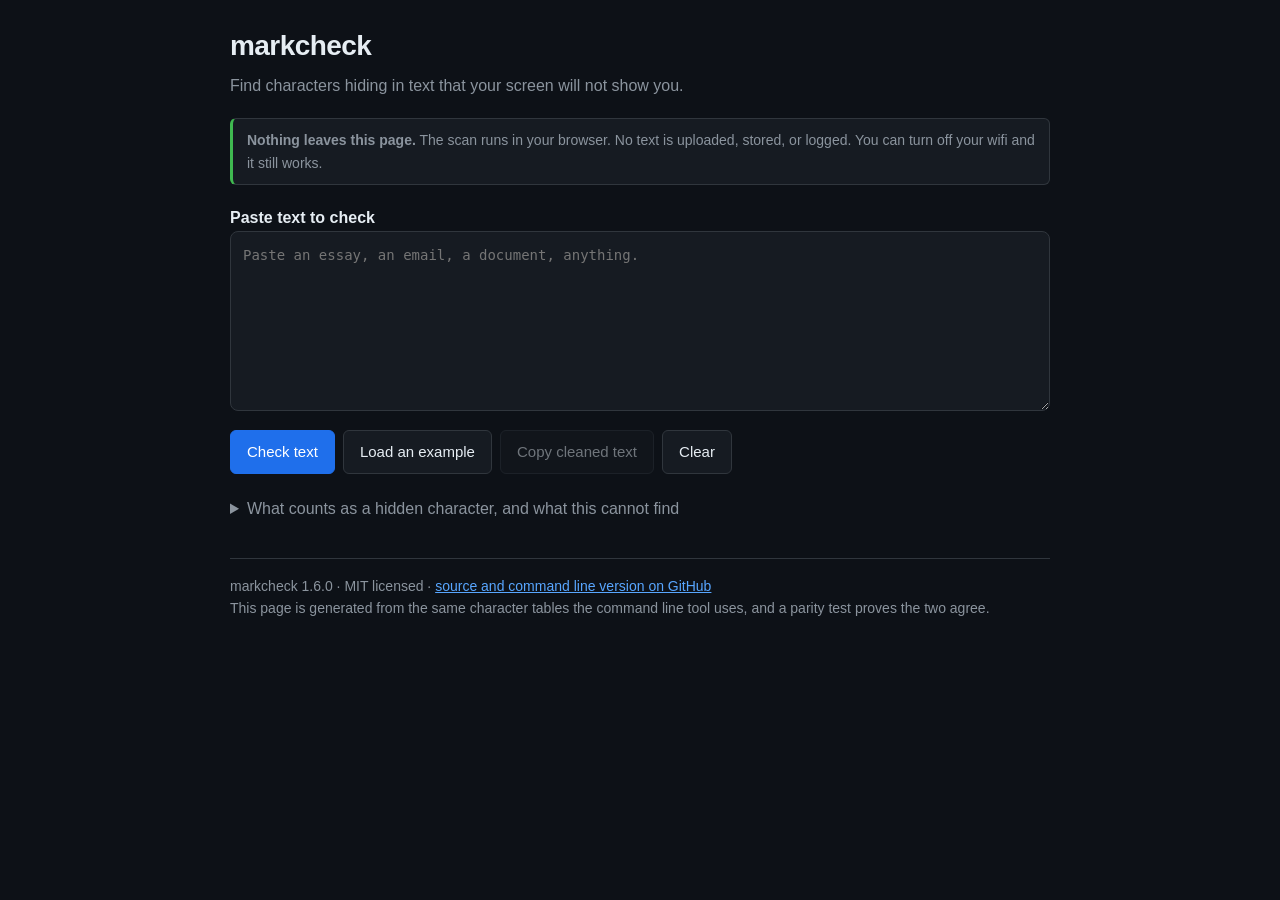
<file: index.html>
<!DOCTYPE html>
<html lang="en">
<head>
<meta charset="utf-8">
<meta name="viewport" content="width=device-width, initial-scale=1">
<meta http-equiv="Content-Security-Policy" content="default-src 'none';
  script-src 'unsafe-inline'; style-src 'unsafe-inline'; base-uri 'none';
  form-action 'none'; connect-src 'none'; frame-ancestors 'none'">
<meta name="referrer" content="no-referrer">
<title>markcheck - find hidden characters in text</title>
<meta name="description" content="Paste text and see the invisible Unicode
characters hiding in it. Runs entirely in your browser. Nothing is uploaded.">
<style>
  :root {
    --bg: #0d1117; --panel: #161b22; --line: #30363d; --ink: #e6edf3;
    --dim: #8b949e; --accent: #d29922; --ok: #3fb950; --hit: #f85149;
    --mono: ui-monospace, SFMono-Regular, Menlo, Consolas, monospace;
  }
  * { box-sizing: border-box; }
  body {
    margin: 0; background: var(--bg); color: var(--ink);
    font: 16px/1.6 -apple-system, BlinkMacSystemFont, "Segoe UI", Roboto,
          Helvetica, Arial, sans-serif;
    padding: 24px 16px 64px;
  }
  main { max-width: 820px; margin: 0 auto; }
  h1 { font-size: 28px; margin: 0 0 4px; letter-spacing: -0.02em; }
  .sub { color: var(--dim); margin: 0 0 20px; }
  .privacy {
    border: 1px solid var(--line); border-left: 3px solid var(--ok);
    background: var(--panel); padding: 10px 14px; border-radius: 6px;
    font-size: 14px; color: var(--dim); margin-bottom: 20px;
  }
  textarea {
    width: 100%; min-height: 180px; padding: 12px; border-radius: 8px;
    border: 1px solid var(--line); background: var(--panel);
    color: var(--ink); font: 14px/1.6 var(--mono); resize: vertical;
  }
  textarea:focus { outline: 2px solid var(--accent); outline-offset: 1px; }
  .row { display: flex; flex-wrap: wrap; gap: 8px; margin: 12px 0; }
  button {
    font: inherit; font-size: 15px; padding: 9px 16px; border-radius: 6px;
    border: 1px solid var(--line); background: var(--panel);
    color: var(--ink); cursor: pointer;
  }
  button.primary { background: #1f6feb; border-color: #1f6feb; color: #fff; }
  button:hover { border-color: var(--dim); }
  .verdict {
    margin: 18px 0 10px; padding: 14px 16px; border-radius: 8px;
    border: 1px solid var(--line); background: var(--panel); font-size: 17px;
  }
  .verdict.clean { border-left: 3px solid var(--ok); }
  .verdict.found { border-left: 3px solid var(--hit); }
  .count { font-weight: 700; }
  table { width: 100%; border-collapse: collapse; font-size: 14px; }
  th, td {
    text-align: left; padding: 8px 10px; border-bottom: 1px solid var(--line);
    vertical-align: top;
  }
  th { color: var(--dim); font-weight: 600; font-size: 13px; }
  td.cp { font-family: var(--mono); white-space: nowrap; }
  .tag {
    display: inline-block; padding: 1px 7px; border-radius: 999px;
    font-size: 12px; border: 1px solid var(--line); color: var(--dim);
  }
  .legit { color: var(--ok); font-size: 13px; }
  .marker {
    background: var(--hit); color: #fff; border-radius: 3px; padding: 0 3px;
    font-family: var(--mono); font-size: 11px;
  }
  #preview {
    white-space: pre-wrap; word-break: break-word; font: 14px/2 var(--mono);
    background: var(--panel); border: 1px solid var(--line);
    border-radius: 8px; padding: 12px; margin-top: 10px;
  }
  details { margin-top: 22px; }
  summary { cursor: pointer; color: var(--dim); }
  footer {
    margin-top: 36px; padding-top: 16px; border-top: 1px solid var(--line);
    color: var(--dim); font-size: 14px;
  }
  a { color: #58a6ff; }
  .scroll { overflow-x: auto; -webkit-overflow-scrolling: touch; }
  button[disabled] { opacity: 0.45; cursor: not-allowed; }
  button[disabled]:hover { border-color: var(--line); }
  .note {
    color: var(--dim); font-size: 13px; margin: 10px 0 0;
  }
  @media (max-width: 520px) {
    body { padding: 18px 12px 56px; }
    h1 { font-size: 24px; }
    .row button { flex: 1 1 auto; }
  }
  .scope { font-size: 14px; color: var(--dim); }
  .scope strong { color: var(--ink); }
</style>
</head>
<body>
<main>
  <h1>markcheck</h1>
  <p class="sub">Find characters hiding in text that your screen will not
    show you.</p>

  <p class="privacy"><strong>Nothing leaves this page.</strong> The scan runs
    in your browser. No text is uploaded, stored, or logged. You can turn off
    your wifi and it still works.</p>

  <label for="input"><strong>Paste text to check</strong></label>
  <textarea id="input" spellcheck="false"
    placeholder="Paste an essay, an email, a document, anything."></textarea>

  <div class="row">
    <button class="primary" id="scan">Check text</button>
    <button id="demo">Load an example</button>
    <button id="clean">Copy cleaned text</button>
    <button id="clear">Clear</button>
  </div>

  <noscript><p class="privacy">This page needs JavaScript. It runs the whole
    scan locally in your browser, which is why nothing is ever uploaded.</p>
  </noscript>

  <div id="out" role="status" aria-live="polite"></div>

  <details>
    <summary>What counts as a hidden character, and what this cannot find</summary>
    <div class="scope">
      <p>Five categories of characters that render as nothing, or as an
      ordinary space, while occupying real bytes: zero-width characters,
      bidirectional controls, variation selectors, nonstandard whitespace, and
      the Unicode Tags block. People use that gap for text watermarking, for
      steganographic payloads, and for Trojan-Source attacks
      (CVE-2021-42574).</p>
      <p><strong>What this cannot find.</strong> Statistical watermarks, the
      kind that bias which ordinary word a model picks, add no characters at
      all. Nothing in the bytes can reveal them, so no scanner can find them,
      this one included. The watermark Anthropic began shipping in Claude
      models in August 2026 is that kind. The narrow no-break space reported
      in ChatGPT output in 2025 is the other kind, and it is in scope
      here.</p>
      <p><strong>A clean result means "no hidden characters."</strong> It does
      not mean "not AI-generated."</p>
    </div>
  </details>

  <footer>
    markcheck 1.6.0 &middot; MIT licensed &middot;
    <a href="https://github.com/MavProDev/markcheck" rel="noopener noreferrer">source and command line
    version on GitHub</a><br>
    This page is generated from the same character tables the command line
    tool uses, and a parity test proves the two agree.
  </footer>
</main>

<script>
// GENERATED FROM markcheck.py. Do not edit by hand.
// Regenerate with tools/build_web.py so the browser and the CLI cannot drift.
const T = {"SINGLES":{"173":["SOFT HYPHEN","invisible-format"],"847":["COMBINING GRAPHEME JOINER","invisible-format"],"1564":["ARABIC LETTER MARK","bidi"],"4447":["HANGUL CHOSEONG FILLER","invisible-format"],"4448":["HANGUL JUNGSEONG FILLER","invisible-format"],"6068":["KHMER VOWEL INHERENT AQ","invisible-format"],"6069":["KHMER VOWEL INHERENT AA","invisible-format"],"6158":["MONGOLIAN VOWEL SEPARATOR","invisible-format"],"8203":["ZERO WIDTH SPACE","zero-width"],"8204":["ZERO WIDTH NON-JOINER","zero-width"],"8205":["ZERO WIDTH JOINER","zero-width"],"8206":["LEFT-TO-RIGHT MARK","bidi"],"8207":["RIGHT-TO-LEFT MARK","bidi"],"8234":["LEFT-TO-RIGHT EMBEDDING","bidi"],"8235":["RIGHT-TO-LEFT EMBEDDING","bidi"],"8236":["POP DIRECTIONAL FORMATTING","bidi"],"8237":["LEFT-TO-RIGHT OVERRIDE","bidi"],"8238":["RIGHT-TO-LEFT OVERRIDE","bidi"],"8288":["WORD JOINER","zero-width"],"8289":["FUNCTION APPLICATION","zero-width"],"8290":["INVISIBLE TIMES","zero-width"],"8291":["INVISIBLE SEPARATOR","zero-width"],"8292":["INVISIBLE PLUS","zero-width"],"8294":["LEFT-TO-RIGHT ISOLATE","bidi"],"8295":["RIGHT-TO-LEFT ISOLATE","bidi"],"8296":["FIRST STRONG ISOLATE","bidi"],"8297":["POP DIRECTIONAL ISOLATE","bidi"],"8298":["INHIBIT SYMMETRIC SWAPPING","invisible-format"],"8299":["ACTIVATE SYMMETRIC SWAPPING","invisible-format"],"8300":["INHIBIT ARABIC FORM SHAPING","invisible-format"],"8301":["ACTIVATE ARABIC FORM SHAPING","invisible-format"],"8302":["NATIONAL DIGIT SHAPES","invisible-format"],"8303":["NOMINAL DIGIT SHAPES","invisible-format"],"10240":["BRAILLE PATTERN BLANK","invisible-format"],"12644":["HANGUL FILLER","invisible-format"],"65279":["ZERO WIDTH NO-BREAK SPACE (BOM)","zero-width"],"65440":["HALFWIDTH HANGUL FILLER","invisible-format"],"65529":["INTERLINEAR ANNOTATION ANCHOR","invisible-format"],"65530":["INTERLINEAR ANNOTATION SEPARATOR","invisible-format"],"65531":["INTERLINEAR ANNOTATION TERMINATOR","invisible-format"]},"WS":{"133":"NEXT LINE (NEL)","160":"NO-BREAK SPACE","5760":"OGHAM SPACE MARK","8192":"EN QUAD","8193":"EM QUAD","8194":"EN SPACE","8195":"EM SPACE","8196":"THREE-PER-EM SPACE","8197":"FOUR-PER-EM SPACE","8198":"SIX-PER-EM SPACE","8199":"FIGURE SPACE","8200":"PUNCTUATION SPACE","8201":"THIN SPACE","8202":"HAIR SPACE","8232":"LINE SEPARATOR","8233":"PARAGRAPH SEPARATOR","8239":"NARROW NO-BREAK SPACE","8287":"MEDIUM MATHEMATICAL SPACE","12288":"IDEOGRAPHIC SPACE"},"TAGS":{"917505":"LANGUAGE TAG","917536":"TAG SPACE","917537":"TAG EXCLAMATION MARK","917538":"TAG QUOTATION MARK","917539":"TAG NUMBER SIGN","917540":"TAG DOLLAR SIGN","917541":"TAG PERCENT SIGN","917542":"TAG AMPERSAND","917543":"TAG APOSTROPHE","917544":"TAG LEFT PARENTHESIS","917545":"TAG RIGHT PARENTHESIS","917546":"TAG ASTERISK","917547":"TAG PLUS SIGN","917548":"TAG COMMA","917549":"TAG HYPHEN-MINUS","917550":"TAG FULL STOP","917551":"TAG SOLIDUS","917552":"TAG DIGIT ZERO","917553":"TAG DIGIT ONE","917554":"TAG DIGIT TWO","917555":"TAG DIGIT THREE","917556":"TAG DIGIT FOUR","917557":"TAG DIGIT FIVE","917558":"TAG DIGIT SIX","917559":"TAG DIGIT SEVEN","917560":"TAG DIGIT EIGHT","917561":"TAG DIGIT NINE","917562":"TAG COLON","917563":"TAG SEMICOLON","917564":"TAG LESS-THAN SIGN","917565":"TAG EQUALS SIGN","917566":"TAG GREATER-THAN SIGN","917567":"TAG QUESTION MARK","917568":"TAG COMMERCIAL AT","917569":"TAG LATIN CAPITAL LETTER A","917570":"TAG LATIN CAPITAL LETTER B","917571":"TAG LATIN CAPITAL LETTER C","917572":"TAG LATIN CAPITAL LETTER D","917573":"TAG LATIN CAPITAL LETTER E","917574":"TAG LATIN CAPITAL LETTER F","917575":"TAG LATIN CAPITAL LETTER G","917576":"TAG LATIN CAPITAL LETTER H","917577":"TAG LATIN CAPITAL LETTER I","917578":"TAG LATIN CAPITAL LETTER J","917579":"TAG LATIN CAPITAL LETTER K","917580":"TAG LATIN CAPITAL LETTER L","917581":"TAG LATIN CAPITAL LETTER M","917582":"TAG LATIN CAPITAL LETTER N","917583":"TAG LATIN CAPITAL LETTER O","917584":"TAG LATIN CAPITAL LETTER P","917585":"TAG LATIN CAPITAL LETTER Q","917586":"TAG LATIN CAPITAL LETTER R","917587":"TAG LATIN CAPITAL LETTER S","917588":"TAG LATIN CAPITAL LETTER T","917589":"TAG LATIN CAPITAL LETTER U","917590":"TAG LATIN CAPITAL LETTER V","917591":"TAG LATIN CAPITAL LETTER W","917592":"TAG LATIN CAPITAL LETTER X","917593":"TAG LATIN CAPITAL LETTER Y","917594":"TAG LATIN CAPITAL LETTER Z","917595":"TAG LEFT SQUARE BRACKET","917596":"TAG REVERSE SOLIDUS","917597":"TAG RIGHT SQUARE BRACKET","917598":"TAG CIRCUMFLEX ACCENT","917599":"TAG LOW LINE","917600":"TAG GRAVE ACCENT","917601":"TAG LATIN SMALL LETTER A","917602":"TAG LATIN SMALL LETTER B","917603":"TAG LATIN SMALL LETTER C","917604":"TAG LATIN SMALL LETTER D","917605":"TAG LATIN SMALL LETTER E","917606":"TAG LATIN SMALL LETTER F","917607":"TAG LATIN SMALL LETTER G","917608":"TAG LATIN SMALL LETTER H","917609":"TAG LATIN SMALL LETTER I","917610":"TAG LATIN SMALL LETTER J","917611":"TAG LATIN SMALL LETTER K","917612":"TAG LATIN SMALL LETTER L","917613":"TAG LATIN SMALL LETTER M","917614":"TAG LATIN SMALL LETTER N","917615":"TAG LATIN SMALL LETTER O","917616":"TAG LATIN SMALL LETTER P","917617":"TAG LATIN SMALL LETTER Q","917618":"TAG LATIN SMALL LETTER R","917619":"TAG LATIN SMALL LETTER S","917620":"TAG LATIN SMALL LETTER T","917621":"TAG LATIN SMALL LETTER U","917622":"TAG LATIN SMALL LETTER V","917623":"TAG LATIN SMALL LETTER W","917624":"TAG LATIN SMALL LETTER X","917625":"TAG LATIN SMALL LETTER Y","917626":"TAG LATIN SMALL LETTER Z","917627":"TAG LEFT CURLY BRACKET","917628":"TAG VERTICAL LINE","917629":"TAG RIGHT CURLY BRACKET","917630":"TAG TILDE","917631":"CANCEL TAG"},"REPL":{"133":"\n","160":" ","5760":" ","8192":" ","8193":" ","8194":" ","8195":" ","8196":" ","8197":" ","8198":" ","8199":" ","8200":" ","8201":" ","8202":" ","8232":"\n","8233":"\n","8239":" ","8287":" ","12288":" "},"CATEGORIES":["zero-width","invisible-format","bidi","variation-selector","tag","whitespace"],"DESCRIPTIONS":{"zero-width":"Zero-advance invisibles (ZWSP, ZWJ, ZWNJ, word joiner, invisible math operators, BOM). ZWJ is also a valid emoji and Indic joiner; likely-legitimate uses are annotated.","invisible-format":"Format and filler code points that render blank (soft hyphen, grapheme joiner, script fillers, interlinear annotation, deprecated format controls).","bidi":"Bidirectional controls. Valid in RTL scripts; the override and isolate members enable Trojan-Source reordering.","variation-selector":"Variation selectors. Normally style glyphs; can carry hidden payloads.","tag":"Unicode Tags block. Invisible; used for text smuggling and prompt injection. Rare in ordinary prose.","whitespace":"Nonstandard whitespace (NBSP, narrow no-break space, en and em spaces, line and paragraph separators). Renders like a space but differs from ASCII space; the class behind the 2025 NNBSP fingerprint reports. Common in typeset and word-processor text; --exclude whitespace to skip."},"PICTO":[[126976,129791],[9728,10175],[127462,127487],[11008,11263],[65039,65039]],"VERSION":"1.6.0"};

function pictographic(cp) {
  for (const [lo, hi] of T.PICTO) { if (cp >= lo && cp <= hi) return true; }
  return false;
}

function classify(cp) {
  const s = T.SINGLES[cp];
  if (s) return { name: s[0], category: s[1] };
  if ((cp >= 0xFE00 && cp <= 0xFE0F) || (cp >= 0xE0100 && cp <= 0xE01EF)) {
    const n = cp <= 0xFE0F ? cp - 0xFE00 + 1 : cp - 0xE0100 + 17;
    return { name: "VARIATION SELECTOR-" + n, category: "variation-selector" };
  }
  if (cp >= 0x180B && cp <= 0x180D) {
    const words = ["ONE", "TWO", "THREE"];
    return { name: "MONGOLIAN FREE VARIATION SELECTOR " + words[cp - 0x180B],
             category: "variation-selector" };
  }
  const tag = T.TAGS[cp];
  if (tag) return { name: tag, category: "tag" };
  const w = T.WS[cp];
  if (w) return { name: w, category: "whitespace" };
  return null;
}

// Mirrors markcheck._note. isDigit approximates Python str.isdigit via the
// Unicode Nd and No properties; the difference affects an advisory note only,
// never whether a character is reported.
function isDigit(ch) { return ch !== "" && /[\p{Nd}\p{No}]/u.test(ch); }

function note(chars, i, cp) {
  if (i === 0 && cp === 0xFEFF) return "BOM at file start (conventional)";
  if (cp === 0x200D) {
    const prev = i ? chars[i - 1].codePointAt(0) : -1;
    const nxt = i + 1 < chars.length ? chars[i + 1].codePointAt(0) : -1;
    if (pictographic(prev) && pictographic(nxt)) {
      return "joins two emoji (likely legitimate)";
    }
  }
  if (cp === 0xFE0E || cp === 0xFE0F) {
    const prev = i ? chars[i - 1].codePointAt(0) : -1;
    if (pictographic(prev)) {
      return "emoji presentation selector (likely legitimate)";
    }
  }
  if (cp === 0x00A0 || cp === 0x202F) {
    const prev = i ? chars[i - 1] : "";
    const nxt = i + 1 < chars.length ? chars[i + 1] : "";
    if (":;!?\u00BB%".includes(nxt) && nxt !== "") {
      return "French-style punctuation spacing (likely legitimate)";
    }
    if (prev === "\u00AB") {
      return "French-style punctuation spacing (likely legitimate)";
    }
    if (isDigit(prev) && isDigit(nxt)) return "digit grouping (likely legitimate)";
  }
  return "";
}

// Iterate by code point, matching Python string indexing on astral characters.
function scan(text, categories) {
  const chars = Array.from(text);
  const hits = [];
  let line = 1, col = 0;
  for (let i = 0; i < chars.length; i++) {
    const ch = chars[i];
    col += 1;
    const cp = ch.codePointAt(0);
    const info = classify(cp);
    if (info && categories.has(info.category)) {
      hits.push({ index: i, line: line, column: col, char: ch,
                  codepoint: cp,
                  codepointHex: "U+" + cp.toString(16).toUpperCase()
                    .padStart(4, "0"),
                  name: info.name, category: info.category,
                  note: note(chars, i, cp) });
    }
    if (ch === "\n") { line += 1; col = 0; }
  }
  return hits;
}

function stripHidden(text, categories) {
  let out = "";
  for (const ch of text) {
    const cp = ch.codePointAt(0);
    const info = classify(cp);
    if (!info || !categories.has(info.category)) { out += ch; }
    else { out += (T.REPL[cp] !== undefined ? T.REPL[cp] : ""); }
  }
  return out;
}


const ALL = new Set(T.CATEGORIES);
const $ = function (id) { return document.getElementById(id); };

// Rendering one span per character is linear in document length, so the
// inline preview is capped. The scan itself is not capped: the counts and the
// table always describe the whole text.
const PREVIEW_LIMIT = 8000;
const TABLE_LIMIT = 300;
const DEBOUNCE_MS = 150;

function escapeHtml(s) {
  return s.replace(/&/g, "&amp;").replace(/</g, "&lt;")
          .replace(/>/g, "&gt;").replace(/"/g, "&quot;")
          .replace(/'/g, "&#39;");
}

function plural(n, word) {
  return n.toLocaleString() + " " + word + (n === 1 ? "" : "s");
}

function buildPreview(chars, hits) {
  // Map index to the hit so the label needs no second scan per character.
  const byIndex = new Map();
  hits.forEach(function (h) { byIndex.set(h.index, h); });
  const limit = Math.min(chars.length, PREVIEW_LIMIT);
  const parts = [];
  for (let i = 0; i < limit; i++) {
    const hit = byIndex.get(i);
    parts.push(hit
      ? '<span class="marker" title="' + escapeHtml(hit.name) + '">' +
        hit.codepointHex + "</span>"
      : escapeHtml(chars[i]));
  }
  let html = '<div id="preview">' + parts.join("") + "</div>";
  if (chars.length > limit) {
    html += '<p class="note">Preview stops at ' +
      PREVIEW_LIMIT.toLocaleString() + " characters. The counts and the " +
      "table above cover the whole text.</p>";
  }
  return html;
}

function render() {
  const text = $("input").value;
  const out = $("out");
  const copyBtn = $("clean");
  if (!text) {
    out.innerHTML = "";
    copyBtn.disabled = true;
    return;
  }
  const hits = scan(text, ALL);
  const chars = Array.from(text);
  copyBtn.disabled = hits.length === 0;

  if (!hits.length) {
    out.innerHTML =
      '<div class="verdict clean"><span class="count">Clean.</span> ' +
      "No hidden characters in " + plural(chars.length, "character") + ". " +
      "That does not mean the text was not written by an AI. See below for " +
      "what this cannot detect.</div>";
    return;
  }

  const byCat = {};
  hits.forEach(function (h) { byCat[h.category] = (byCat[h.category] || 0) + 1; });
  const chips = Object.keys(byCat).sort().map(function (c) {
    return '<span class="tag">' + c + " " + byCat[c] + "</span>";
  }).join(" ");

  let html = '<div class="verdict found"><span class="count">' +
    plural(hits.length, "hidden character") + "</span> in " +
    plural(chars.length, "character") + ".<br>" + chips + "</div>";

  html += '<div class="scroll"><table><thead><tr><th>Where</th>' +
    "<th>Code point</th><th>Name</th><th>Category</th></tr></thead><tbody>";
  hits.slice(0, TABLE_LIMIT).forEach(function (h) {
    html += "<tr><td class='cp'>line " + h.line + ", col " + h.column +
      "</td><td class='cp'>" + h.codepointHex + "</td><td>" +
      escapeHtml(h.name) +
      (h.note ? "<br><span class='legit'>" + escapeHtml(h.note) + "</span>"
              : "") +
      "</td><td><span class='tag'>" + h.category + "</span></td></tr>";
  });
  html += "</tbody></table></div>";
  if (hits.length > TABLE_LIMIT) {
    html += '<p class="note">Showing the first ' + TABLE_LIMIT + " of " +
      hits.length.toLocaleString() + ".</p>";
  }

  html += '<p class="note">Where they sit in your text:</p>' +
    buildPreview(chars, hits);
  out.innerHTML = html;
}

// Typing in a long document should not re-render on every keystroke.
let timer = null;
function scheduleRender() {
  clearTimeout(timer);
  timer = setTimeout(render, DEBOUNCE_MS);
}

$("scan").addEventListener("click", render);
$("input").addEventListener("input", scheduleRender);
$("clear").addEventListener("click", function () {
  $("input").value = "";
  render();
  $("input").focus();
});
$("demo").addEventListener("click", function () {
  $("input").value = "The report\u202fconcludes that revenue rose 12\u00a0000 " +
    "units.\u200b\nReview the\u200b numbers before Friday.";
  render();
});
$("clean").addEventListener("click", function () {
  const btn = $("clean");
  const cleaned = stripHidden($("input").value, ALL);
  const flash = function (msg) {
    btn.textContent = msg;
    setTimeout(function () { btn.textContent = "Copy cleaned text"; }, 1600);
  };
  if (navigator.clipboard && navigator.clipboard.writeText) {
    navigator.clipboard.writeText(cleaned).then(function () {
      flash("Copied");
    }, function () {
      $("input").value = cleaned;
      render();
      flash("Cleaned in the box");
    });
  } else {
    // Clipboard access needs a secure context; opening the file directly
    // from disk is not one, so clean the box instead of failing silently.
    $("input").value = cleaned;
    render();
    flash("Cleaned in the box");
  }
});

$("clean").disabled = true;
</script>
</body>
</html>
</file>
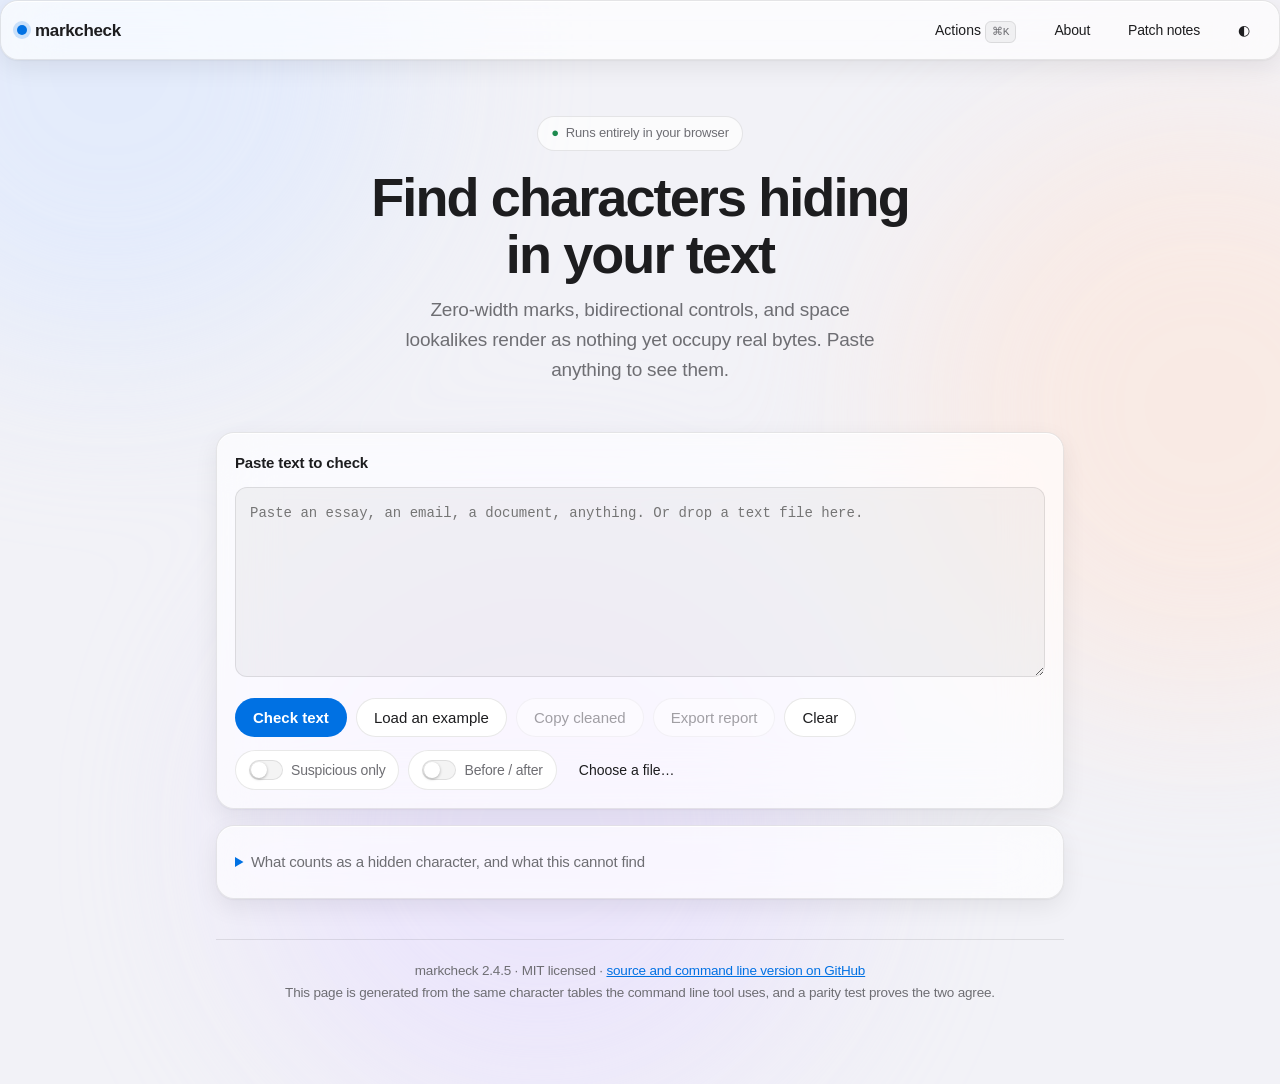
<file: web/index.html>
<!DOCTYPE html>
<html lang="en">
<head>
<meta charset="utf-8">
<meta name="viewport" content="width=device-width, initial-scale=1">
<!-- frame-ancestors is deliberately absent: the CSP spec ignores it when the
     policy arrives in a meta element, so listing it here would imply a
     clickjacking protection that does not exist. It is sent as an HTTP response
     header instead (see web/vercel.json). connect-src 'none' is honoured in meta
     and is what backs the "nothing is uploaded" claim. -->
<meta http-equiv="Content-Security-Policy" content="default-src 'none';
  script-src 'unsafe-inline'; style-src 'unsafe-inline'; base-uri 'none';
  form-action 'none'; connect-src 'none'">
<meta name="referrer" content="no-referrer">
<meta name="color-scheme" content="light dark">
<title>markcheck - find hidden characters in text</title>
<meta name="description" content="Paste text and see the invisible Unicode
characters hiding in it. Runs entirely in your browser. Nothing is uploaded.">
<link rel="canonical" href="https://markcheck.org/">
<meta property="og:type" content="website">
<meta property="og:site_name" content="markcheck">
<meta property="og:url" content="https://markcheck.org/">
<meta property="og:title" content="markcheck - find hidden characters in text">
<meta property="og:description" content="Paste text and see the invisible Unicode characters hiding in it. Zero-width marks, bidirectional controls, and space lookalikes. Runs entirely in your browser; nothing is uploaded.">
<meta property="og:image" content="https://markcheck.org/og.png">
<meta property="og:image:width" content="1200">
<meta property="og:image:height" content="630">
<meta property="og:image:alt" content="markcheck: find characters hiding in your text">
<meta name="twitter:card" content="summary_large_image">
<meta name="twitter:title" content="markcheck - find hidden characters in text">
<meta name="twitter:description" content="Paste text and see the invisible Unicode characters hiding in it. Zero-width marks, bidirectional controls, and space lookalikes. Runs entirely in your browser; nothing is uploaded.">
<meta name="twitter:image" content="https://markcheck.org/og.png">
<style>
  /* Light is the base palette; dark overrides only the tokens. Both are also
     reachable through [data-theme] so the manual toggle wins in either
     direction, including against the OS preference. */
  :root {
    --bg: #f2f2f7;
    --bg-tint-a: #d8e6ff;
    --bg-tint-b: #ffe4d6;
    --bg-tint-c: #e6dcff;
    --glass: rgba(255, 255, 255, 0.66);
    --glass-solid: #ffffff;
    --glass-strong: rgba(255, 255, 255, 0.82);
    --edge: rgba(0, 0, 0, 0.09);
    --edge-lit: rgba(255, 255, 255, 0.9);
    --ink: #1d1d1f;
    --dim: #6e6e73;
    --faint: rgba(0, 0, 0, 0.045);
    --accent: #0071e3;
    --accent-ink: #ffffff;
    /* The visit counter's dial. A physical instrument does not repaint
       itself when the room lights change, so these are theme-invariant and
       defined only here. --dial-cap is the exception: it is printed on the
       page rather than on the dial, so it follows the theme. */
    --dial-face: #f1e6cd;
    --dial-face-edge: #d8c6a4;
    --dial-ink: #2b2620;
    --dial-needle: #c0392b;
    --dial-cap: #8a7350;
    --ok: #1d8a4e;
    --info: #6e6e73;
    --low: #0a7ea4;
    --med: #b26a00;
    --high: #c9342b;
    --shadow: 0 1px 2px rgba(0,0,0,.05), 0 8px 24px rgba(0,0,0,.07);
    --shadow-lg: 0 2px 6px rgba(0,0,0,.06), 0 20px 50px rgba(0,0,0,.12);
    --radius: 18px;
    --radius-sm: 12px;
    --mono: ui-monospace, SFMono-Regular, "SF Mono", Menlo, Consolas, monospace;
    --sans: -apple-system, BlinkMacSystemFont, "SF Pro Text", "Segoe UI", Roboto,
            Helvetica, Arial, sans-serif;
    /* An overshoot curve reads as "physical" without a physics engine. */
    --spring: cubic-bezier(0.34, 1.56, 0.64, 1);
    --ease: cubic-bezier(0.22, 1, 0.36, 1);
  }
  @media (prefers-color-scheme: dark) {
    :root:not([data-theme="light"]) {
      --bg: #000000;
      --bg-tint-a: #0a2f6b;
      --bg-tint-b: #5c2a00;
      --bg-tint-c: #35206b;
      --glass: rgba(28, 28, 30, 0.62);
      --glass-solid: #1c1c1e;
      --glass-strong: rgba(38, 38, 41, 0.86);
      --edge: rgba(255, 255, 255, 0.11);
      --edge-lit: rgba(255, 255, 255, 0.14);
      --ink: #f5f5f7;
      --dim: #98989d;
      --faint: rgba(255, 255, 255, 0.06);
      --accent: #0a84ff;
      --dial-cap: #c4a97c;
      --ok: #30d158;
      --info: #98989d;
      --low: #64d2ff;
      --med: #ff9f0a;
      --high: #ff453a;
      --shadow: 0 1px 2px rgba(0,0,0,.4), 0 8px 24px rgba(0,0,0,.5);
      --shadow-lg: 0 2px 6px rgba(0,0,0,.5), 0 20px 50px rgba(0,0,0,.6);
    }
  }
  :root[data-theme="dark"] {
    --bg: #000000;
    --bg-tint-a: #0a2f6b;
    --bg-tint-b: #5c2a00;
    --bg-tint-c: #35206b;
    --glass: rgba(28, 28, 30, 0.62);
    --glass-solid: #1c1c1e;
    --glass-strong: rgba(38, 38, 41, 0.86);
    --edge: rgba(255, 255, 255, 0.11);
    --edge-lit: rgba(255, 255, 255, 0.14);
    --ink: #f5f5f7;
    --dim: #98989d;
    --faint: rgba(255, 255, 255, 0.06);
    --accent: #0a84ff;
    --dial-cap: #c4a97c;
    --ok: #30d158;
    --info: #98989d;
    --low: #64d2ff;
    --med: #ff9f0a;
    --high: #ff453a;
    --shadow: 0 1px 2px rgba(0,0,0,.4), 0 8px 24px rgba(0,0,0,.5);
    --shadow-lg: 0 2px 6px rgba(0,0,0,.5), 0 20px 50px rgba(0,0,0,.6);
  }

  * { box-sizing: border-box; }
  /* The nav is sticky, so anything scrolled to must stop clear of it or it
     lands underneath and cannot be clicked. */
  html { -webkit-text-size-adjust: 100%; scroll-padding-top: 76px; }
  body {
    margin: 0; background: var(--bg); color: var(--ink);
    font: 17px/1.6 var(--sans);
    letter-spacing: -0.011em;
    -webkit-font-smoothing: antialiased;
    min-height: 100vh;
    overflow-x: hidden;
  }

  /* Depth behind the glass. Fixed and pointer-events:none so it never
     interferes with selection or hit-testing. */
  .aura {
    position: fixed; inset: -20vmax; z-index: -1; pointer-events: none;
    filter: blur(90px); opacity: 0.55;
  }
  .aura i {
    position: absolute; display: block; border-radius: 50%;
    width: 46vmax; height: 46vmax;
  }
  .aura i:nth-child(1) { background: var(--bg-tint-a); top: 2%; left: 4%;
    animation: drift1 34s var(--ease) infinite alternate; }
  .aura i:nth-child(2) { background: var(--bg-tint-b); top: 26%; right: 2%;
    animation: drift2 42s var(--ease) infinite alternate; }
  .aura i:nth-child(3) { background: var(--bg-tint-c); bottom: 2%; left: 28%;
    animation: drift3 38s var(--ease) infinite alternate; }
  @keyframes drift1 { to { transform: translate3d(8vmax, 6vmax, 0) scale(1.15); } }
  @keyframes drift2 { to { transform: translate3d(-9vmax, 8vmax, 0) scale(1.1); } }
  @keyframes drift3 { to { transform: translate3d(6vmax, -7vmax, 0) scale(1.18); } }

  /* The glass surface. Applied only to a handful of large containers: a
     backdrop-filter per table row or preview span would be ruinous on a big
     paste, where the preview alone can emit thousands of nodes. */
  .glass {
    background: var(--glass);
    -webkit-backdrop-filter: blur(28px) saturate(180%);
    backdrop-filter: blur(28px) saturate(180%);
    border: 1px solid var(--edge);
    border-radius: var(--radius);
    box-shadow: var(--shadow), inset 0 1px 0 var(--edge-lit);
  }
  @supports not ((backdrop-filter: blur(1px)) or
                 (-webkit-backdrop-filter: blur(1px))) {
    .glass { background: var(--glass-solid); }
  }

  nav {
    position: sticky; top: 0; z-index: 50;
    /* Wrapping is the floor under every other measure here. Tightening
       spacing buys room but runs out; wrapping cannot, so no viewport width
       and no enlarged text can push a control off the edge. */
    display: flex; align-items: center; flex-wrap: wrap; gap: 12px;
    padding: 10px 16px; margin: 0 0 8px;
    border-radius: 0; border-width: 0 0 1px;
    background: var(--glass-strong);
  }
  /* This header carries one item more than the other two pages, so it runs
     out of room first: it cleared a 320px phone by six pixels and failed
     below that, which any page zoom reaches. Same treatment as shared.css
     gives the about and changelog headers. */
  @media (max-width: 420px) {
    nav { gap: 4px; padding: 10px 8px; }
    nav a, nav .ghost { padding: 7px 8px; }
    nav .wordmark { font-size: 15px; }
  }
  nav .wordmark {
    font-weight: 700; font-size: 17px; letter-spacing: -0.02em;
    display: flex; align-items: center; gap: 8px; margin-right: auto;
  }
  nav .dot {
    width: 10px; height: 10px; border-radius: 50%; background: var(--accent);
    box-shadow: 0 0 0 4px color-mix(in srgb, var(--accent) 18%, transparent);
  }
  nav a, .ghost {
    color: var(--ink); text-decoration: none; font-size: 14px;
    padding: 7px 12px; border-radius: 999px; border: 1px solid transparent;
    background: transparent; cursor: pointer; font-family: inherit;
    transition: background .25s var(--ease), border-color .25s var(--ease),
                transform .25s var(--spring);
  }
  nav a:hover, .ghost:hover { background: var(--faint); border-color: var(--edge); }
  nav a:active, .ghost:active { transform: scale(0.96); }
  .kbd {
    font: 11px/1 var(--mono); padding: 4px 6px; border-radius: 6px;
    border: 1px solid var(--edge); background: var(--faint); color: var(--dim);
  }

  main { max-width: 880px; margin: 0 auto; padding: 22px 16px 80px; }

  header.hero { text-align: center; padding: 26px 8px 30px; }
  header.hero h1 {
    font-size: clamp(34px, 7vw, 54px); line-height: 1.05; margin: 0 0 12px;
    letter-spacing: -0.035em; font-weight: 700;
  }
  header.hero p { color: var(--dim); margin: 0 auto; max-width: 46ch;
    font-size: clamp(16px, 2.2vw, 19px); }
  .badge {
    display: inline-flex; align-items: center; gap: 7px; margin-bottom: 18px;
    padding: 6px 13px; border-radius: 999px; font-size: 13px; color: var(--dim);
    border: 1px solid var(--edge); background: var(--glass);
  }
  .badge b { color: var(--ok); font-weight: 600; }

  .card { padding: 18px; margin: 16px 0; }
  .card h2 { font-size: 15px; margin: 0 0 12px; letter-spacing: -0.01em; }

  .drop { position: relative; }
  .drop.over::after {
    content: "Drop a text file to scan it here";
    position: absolute; inset: 0; display: grid; place-items: center;
    border-radius: var(--radius-sm); font-size: 15px; font-weight: 600;
    border: 2px dashed var(--accent); color: var(--accent);
    background: color-mix(in srgb, var(--accent) 10%, var(--glass-solid));
  }
  textarea {
    width: 100%; min-height: 190px; padding: 14px; border-radius: var(--radius-sm);
    border: 1px solid var(--edge); background: var(--faint);
    color: var(--ink); font: 14px/1.7 var(--mono); resize: vertical;
    transition: border-color .25s var(--ease), box-shadow .25s var(--ease);
  }
  textarea:focus {
    outline: none; border-color: var(--accent);
    box-shadow: 0 0 0 4px color-mix(in srgb, var(--accent) 22%, transparent);
  }

  .row { display: flex; flex-wrap: wrap; gap: 9px; margin-top: 13px;
         align-items: center; }
  button {
    font: 15px/1 var(--sans); font-weight: 500; padding: 11px 17px;
    border-radius: 999px; border: 1px solid var(--edge);
    background: var(--glass-solid); color: var(--ink); cursor: pointer;
    transition: transform .28s var(--spring), box-shadow .28s var(--ease),
                background .2s var(--ease), opacity .2s var(--ease);
  }
  button:hover:not([disabled]) { transform: translateY(-1px);
    box-shadow: var(--shadow); }
  button:active:not([disabled]) { transform: scale(0.96); }
  button:focus-visible, textarea:focus-visible, a:focus-visible,
  .ghost:focus-visible, .toggle:focus-visible,
  /* The toggle's real checkbox is visually hidden, so focus lands on an
     invisible element. Promote the ring to the label the visitor can see. */
  .toggle:has(input:focus-visible) {
    outline: 2px solid var(--accent); outline-offset: 2px;
  }
  button.primary {
    background: var(--accent); border-color: transparent; color: var(--accent-ink);
    font-weight: 600;
  }
  button[disabled] { opacity: 0.4; cursor: not-allowed; }

  .toggle {
    display: inline-flex; align-items: center; gap: 8px; cursor: pointer;
    font-size: 14px; color: var(--dim); padding: 8px 13px; border-radius: 999px;
    border: 1px solid var(--edge); background: var(--glass-solid);
    transition: color .2s var(--ease), border-color .2s var(--ease);
  }
  .toggle input { position: absolute; opacity: 0; pointer-events: none; }
  .toggle .track {
    width: 34px; height: 20px; border-radius: 999px; background: var(--faint);
    border: 1px solid var(--edge); position: relative;
    transition: background .3s var(--ease);
  }
  .toggle .track::after {
    content: ""; position: absolute; top: 1px; left: 1px;
    width: 16px; height: 16px; border-radius: 50%; background: var(--glass-solid);
    box-shadow: 0 1px 3px rgba(0,0,0,.3);
    transition: transform .32s var(--spring);
  }
  .toggle input:checked + .track { background: var(--accent); }
  .toggle input:checked + .track::after { transform: translateX(14px); }
  .toggle:has(input:checked) { color: var(--ink); border-color: var(--accent); }

  .verdict {
    /* Top-aligned, not centred: the lede grows taller than the number once the
       severity bar and chips are in it, and centring floats the figure away
       from the sentence it belongs to. */
    display: flex; align-items: flex-start; gap: 16px; padding: 18px 20px;
    border-left: 3px solid var(--edge);
  }
  .verdict.clean { border-left-color: var(--ok); }
  .verdict.found { border-left-color: var(--high); }
  .verdict .num {
    font-size: 40px; font-weight: 700; letter-spacing: -0.03em;
    font-variant-numeric: tabular-nums; line-height: 1;
    /* Optically seat the digits on the lede's first baseline. */
    margin-top: -2px;
  }
  .verdict .lede { font-size: 15px; color: var(--dim); }
  .verdict .lede strong { color: var(--ink); font-weight: 600; }

  .chips { display: flex; flex-wrap: wrap; gap: 7px; margin-top: 12px; }
  .chip {
    display: inline-flex; align-items: center; gap: 6px; padding: 5px 11px;
    border-radius: 999px; font-size: 12.5px; font-weight: 500;
    border: 1px solid var(--edge); background: var(--faint); color: var(--dim);
  }
  .chip::before {
    content: ""; width: 7px; height: 7px; border-radius: 50%;
    background: currentColor;
  }
  .chip.info { color: var(--info); }
  .chip.low { color: var(--low); }
  .chip.medium { color: var(--med); }
  .chip.high { color: var(--high); }

  /* Severity bar: one flex row of weighted segments. Pure CSS, no chart lib. */
  .sevbar {
    display: flex; height: 8px; border-radius: 999px; overflow: hidden;
    margin-top: 14px; background: var(--faint);
  }
  .sevbar span { transition: flex-grow .7s var(--ease); }
  .sevbar .info { background: var(--info); }
  .sevbar .low { background: var(--low); }
  .sevbar .medium { background: var(--med); }
  .sevbar .high { background: var(--high); }

  table { width: 100%; border-collapse: collapse; font-size: 14px; }
  th, td { text-align: left; padding: 10px 12px;
    border-bottom: 1px solid var(--edge); vertical-align: top; }
  th { color: var(--dim); font-weight: 600; font-size: 12px;
    text-transform: uppercase; letter-spacing: 0.04em; }
  tbody tr { transition: background .18s var(--ease); }
  tbody tr:hover { background: var(--faint); }
  td.cp { font-family: var(--mono); white-space: nowrap; font-size: 13px; }
  .legit { color: var(--ok); font-size: 12.5px; }
  .marker {
    background: var(--high); color: #fff; border-radius: 4px; padding: 0 4px;
    font-family: var(--mono); font-size: 11px;
  }
  #preview {
    white-space: pre-wrap; word-break: break-word; font: 13px/2 var(--mono);
    background: var(--faint); border: 1px solid var(--edge);
    border-radius: var(--radius-sm); padding: 14px; margin-top: 10px;
    max-height: 420px; overflow: auto;
  }
  .scroll { overflow-x: auto; -webkit-overflow-scrolling: touch; }
  .note { color: var(--dim); font-size: 13px; margin: 12px 0 0; }

  details { margin-top: 20px; }
  summary { cursor: pointer; color: var(--dim); font-size: 15px; padding: 6px 0; }
  summary::marker { color: var(--accent); }
  .scope { font-size: 15px; color: var(--dim); }
  .scope strong { color: var(--ink); }

  footer {
    margin-top: 40px; padding-top: 20px; border-top: 1px solid var(--edge);
    color: var(--dim); font-size: 13.5px; text-align: center;
  }
  footer a { color: var(--accent); }
  /* The visit counter, built as an instrument rather than a label.

     Styled after a 1950s automotive tachometer — a Smiths or Jaeger dial: a
     vanilla face with a printed scale, a chrome bezel, a red needle, and a
     domed crystal over the whole thing. The digits sit under their own glass
     domes, the way an odometer reads through a curved window.

     The dial colours are deliberately NOT themed. A physical instrument does
     not repaint itself when the room lights change; the cream face reads as an
     object set into the page rather than part of its chrome. Only the caption
     follows the theme, because it is printed on the page and not on the dial.

     The needle tracks ORDER OF MAGNITUDE, not raw count: log10(visits), one
     major tick per decade. A linear gauge would sit pinned at zero for the
     site's first few thousand visitors and then pinned at full forever after —
     this one is legible at six visits and still legible at a million, and
     never needs rescaling. The last decade is printed as a redline, so passing
     a million puts the needle into it.

     The geometry is chosen so the arithmetic comes out whole: a 240deg sweep
     over 6 decades is exactly 40deg per decade, and 40 divides 360 exactly, so
     the tick bezel repeats cleanly all the way round with no masking needed to
     hide strays in the gap at the bottom.

     The count arrives already in the HTML from the server (web/api/index.js).
     Nothing here fetches anything, and --rev is an inline custom property, so
     the whole instrument is static markup plus CSS. */
  @property --rev {
    syntax: "<number>"; inherits: true; initial-value: 0;
  }
  .visits {
    --arc-start: 240deg;
    --arc-sweep: 240deg;
    display: flex; align-items: center; justify-content: center; gap: 20px;
    width: 100%; max-width: 400px; margin: 20px auto 4px;
    padding: 16px 22px; border-radius: 20px;
    position: relative;
    animation: rev-up 1.6s var(--ease) both;
  }
  @keyframes rev-up { from { --rev: 0; } }

  .tach {
    position: relative; flex: none; width: 78px; height: 78px;
    border-radius: 50%;
    /* Polished bezel. A conic sweep of greys is what sells metal: highlights
       and shadows at irregular intervals, the way a turned ring catches a
       room. */
    background: conic-gradient(from 216deg,
      #6f6b66, #e9e6e0 9%, #a9a49d 20%, #55514c 31%, #dedad3 44%,
      #8e8983 57%, #f2efe9 70%, #676360 83%, #b5b0a8 92%, #6f6b66);
    box-shadow: 0 1px 2px rgba(0,0,0,.5), 0 6px 14px rgba(0,0,0,.34);
  }
  .tach i { position: absolute; inset: 0; display: block; border-radius: 50%; }

  /* The dial face, sunk inside the bezel. */
  .tach .face {
    inset: 5px;
    background:
      radial-gradient(circle at 34% 26%, #fffdf7 0%, var(--dial-face) 46%,
                      var(--dial-face-edge) 100%);
    box-shadow: inset 0 2px 4px rgba(60, 46, 24, 0.34);
  }
  /* Nine major marks at 40deg: seven across the scale, one per decade, and two
     in the gap at the bottom that read as the rest of the dial. */
  .tach .ticks {
    inset: 5px;
    background: repeating-conic-gradient(from var(--arc-start),
      var(--dial-ink) 0deg 2.2deg, transparent 2.2deg 40deg);
    -webkit-mask: radial-gradient(closest-side, transparent 66%, #000 68%);
            mask: radial-gradient(closest-side, transparent 66%, #000 68%);
    opacity: .85;
  }
  /* Minor marks at 8deg — five to a decade, the subdivision a real dial has.
     8 divides 360, so these also close cleanly with no stray partial mark. */
  .tach .minor {
    inset: 5px;
    background: repeating-conic-gradient(from var(--arc-start),
      var(--dial-ink) 0deg 1deg, transparent 1deg 8deg);
    -webkit-mask: radial-gradient(closest-side, transparent 82%, #000 84%);
            mask: radial-gradient(closest-side, transparent 82%, #000 84%);
    opacity: .42;
  }
  /* The redline: the final decade of the scale, printed against the rim, so a
     millionth visit puts the needle into it. */
  .tach .redline {
    inset: 5px;
    background: conic-gradient(from var(--arc-start),
      transparent 0deg 200deg, var(--dial-needle) 200deg 240deg,
      transparent 240deg);
    -webkit-mask: radial-gradient(closest-side, transparent 87%, #000 89%);
            mask: radial-gradient(closest-side, transparent 87%, #000 89%);
  }
  /* A tapered pointer: wide at the hub, fine at the tip. A parallel-sided bar
     reads as a clock hand, which is the wrong instrument entirely. */
  .tach .needle::before {
    content: ""; position: absolute; left: 50%; bottom: 50%;
    width: 6px; height: 35%; margin-left: -3px;
    background: linear-gradient(to top, #8d2a21, var(--dial-needle) 55%);
    clip-path: polygon(24% 100%, 76% 100%, 58% 0%, 42% 0%);
    transform-origin: 50% 100%;
    transform: rotate(calc(var(--arc-start) + var(--rev) * var(--arc-sweep)));
    filter: drop-shadow(0 1px 1.5px rgba(60, 30, 20, .5));
  }
  /* The counterweight tail, the giveaway detail on a real pointer. */
  .tach .needle::after {
    content: ""; position: absolute; left: 50%; top: 50%;
    width: 5px; height: 11%; margin-left: -2.5px;
    background: #8d2a21;
    clip-path: polygon(20% 0%, 80% 0%, 60% 100%, 40% 100%);
    transform-origin: 50% 0;
    transform: rotate(calc(var(--arc-start) + var(--rev) * var(--arc-sweep)));
  }
  .tach .hub {
    inset: calc(50% - 5px); width: 10px; height: 10px;
    background: radial-gradient(circle at 36% 30%, #6a6560, #24211e 70%);
    box-shadow: 0 1px 2px rgba(0,0,0,.55);
  }
  /* The crystal. A curved cover throws a hard highlight across the upper left
     and a faint one back off the lower rim; without both it reads as a flat
     printed circle. */
  .tach .dome {
    background:
      linear-gradient(146deg, rgba(255,255,255,.58) 0%,
                      rgba(255,255,255,.16) 26%, transparent 46%),
      radial-gradient(120% 80% at 50% 118%, rgba(255,255,255,.30), transparent 60%);
    pointer-events: none;
  }

  .readout {
    display: flex; flex-direction: column; align-items: flex-start;
    min-width: 0;
  }
  /* The digits size fluidly rather than in steps. A busy site reaches eight
     cells, and eight fixed-width cells overflow a 320px phone and get clipped
     by the panel; scaling with the viewport keeps every digit on screen at any
     width without a breakpoint per magnitude. Padding is in em so the cells
     shrink with the glyphs. */
  .odo {
    display: flex; align-items: stretch; gap: .14em; min-width: 0;
    font: 700 clamp(14px, 4.4vw, 25px)/1 var(--sans);
    font-variant-numeric: tabular-nums; letter-spacing: -0.02em;
  }
  .odo .d {
    position: relative; color: var(--dial-ink);
    padding: .3em .32em .28em; border-radius: .26em;
    background: linear-gradient(180deg, #fffdf6 0%, var(--dial-face) 54%,
                                var(--dial-face-edge) 100%);
    border: 1px solid rgba(52, 40, 22, .42);
    box-shadow:
      inset 0 .07em .1em rgba(255, 255, 255, .95),
      inset 0 -.07em .12em rgba(90, 70, 40, .28),
      0 .05em .14em rgba(0, 0, 0, .38);
  }
  /* The dome over each numeral. It sits above the digit deliberately: a cover
     glass is in front of what it covers. */
  .odo .d::after {
    content: ""; position: absolute; inset: 0; border-radius: inherit;
    background: linear-gradient(178deg,
      rgba(255,255,255,.82) 0%, rgba(255,255,255,.34) 32%,
      rgba(255,255,255,.04) 52%, transparent 62%);
    pointer-events: none;
  }
  .odo .sep {
    color: var(--dial-cap); align-self: flex-end; padding-bottom: .3em;
    opacity: .8;
  }
  .visits .cap {
    margin-top: 8px; font-size: 10px; font-weight: 600; letter-spacing: .26em;
    text-transform: uppercase; color: var(--dial-cap);
  }

  @media (max-width: 420px) {
    .visits { gap: 14px; padding: 14px 14px; }
    .tach { width: 62px; height: 62px; }
    .tach .face, .tach .ticks, .tach .minor, .tach .redline { inset: 4px; }
  }
  /* Gloss is decoration; a scale nobody can read is a bug. */
  @media (prefers-contrast: more) {
    .tach .dome, .odo .d::after { display: none; }
    .tach .ticks { opacity: 1; }
    .odo .d { border-color: #000; }
  }

  /* Command palette */
  .scrim {
    position: fixed; inset: 0; z-index: 100; display: none;
    background: rgba(0,0,0,.32); padding: 12vh 16px 16px;
    -webkit-backdrop-filter: blur(6px); backdrop-filter: blur(6px);
  }
  .scrim[open] { display: block; animation: fade .2s var(--ease); }
  .palette {
    max-width: 560px; margin: 0 auto; overflow: hidden;
    background: var(--glass-strong);
    -webkit-backdrop-filter: blur(34px) saturate(180%);
    backdrop-filter: blur(34px) saturate(180%);
    border: 1px solid var(--edge); border-radius: var(--radius);
    box-shadow: var(--shadow-lg);
    animation: pop .32s var(--spring);
  }
  .palette input {
    width: 100%; padding: 17px 20px; border: 0; border-bottom: 1px solid var(--edge);
    background: transparent; color: var(--ink); font: 17px var(--sans);
  }
  .palette input:focus { outline: none; }
  .palette ul { list-style: none; margin: 0; padding: 7px; max-height: 44vh;
    overflow: auto; }
  .palette li {
    padding: 11px 14px; border-radius: 10px; cursor: pointer; font-size: 15px;
    display: flex; align-items: center; gap: 11px;
  }
  .palette li[aria-selected="true"] { background: var(--accent);
    color: var(--accent-ink); }
  .palette li[aria-selected="true"] .hint { color: var(--accent-ink); opacity: .8; }
  .palette .hint { margin-left: auto; font-size: 12px; color: var(--dim); }
  .palette .empty { padding: 22px; text-align: center; color: var(--dim);
    font-size: 14px; }

  #toast {
    position: fixed; left: 50%; bottom: 26px; z-index: 200;
    transform: translate(-50%, 130%); opacity: 0;
    padding: 12px 20px; border-radius: 999px; font-size: 14px; font-weight: 500;
    background: var(--glass-strong); border: 1px solid var(--edge);
    -webkit-backdrop-filter: blur(24px); backdrop-filter: blur(24px);
    box-shadow: var(--shadow-lg); pointer-events: none;
    transition: transform .45s var(--spring), opacity .3s var(--ease);
  }
  #toast.show { transform: translate(-50%, 0); opacity: 1; }

  .reveal { animation: rise .5s var(--ease) both; }
  @keyframes rise { from { opacity: 0; transform: translateY(10px); } }
  @keyframes fade { from { opacity: 0; } }
  @keyframes pop { from { opacity: 0; transform: translateY(-8px) scale(.97); } }

  @media (max-width: 560px) {
    main { padding: 16px 12px 64px; }
    .row button, .row .toggle { flex: 1 1 auto; justify-content: center; }
    nav .hide-sm { display: none; }
    .verdict { flex-direction: column; align-items: flex-start; gap: 8px; }
  }

  /* Accessibility: motion, transparency, and contrast are user preferences,
     not decoration we get to insist on. */
  @media (prefers-reduced-motion: reduce) {
    *, *::before, *::after {
      animation-duration: .001ms !important; animation-iteration-count: 1 !important;
      transition-duration: .001ms !important; scroll-behavior: auto !important;
    }
  }
  @media (prefers-reduced-transparency: reduce) {
    .glass, nav, .palette, #toast { background: var(--glass-solid);
      -webkit-backdrop-filter: none; backdrop-filter: none; }
    .aura { display: none; }
  }
  @media (prefers-contrast: more) {
    :root { --edge: currentColor; --dim: var(--ink); }
    .glass, nav, .palette { background: var(--glass-solid);
      -webkit-backdrop-filter: none; backdrop-filter: none; }
    .aura { display: none; }
  }
</style>
</head>
<body>
<div class="aura" aria-hidden="true"><i></i><i></i><i></i></div>

<nav class="glass">
  <span class="wordmark"><span class="dot"></span>markcheck</span>
  <button class="ghost hide-sm" id="palette-open" aria-label="Open command palette">
    Actions <span class="kbd">⌘K</span>
  </button>
  <a href="about.html">About</a>
  <a href="changelog.html">Patch notes</a>
  <button class="ghost" id="theme" aria-label="Switch colour theme"
    title="Switch colour theme">◐</button>
</nav>

<main>
  <header class="hero">
    <span class="badge"><b>●</b> Runs entirely in your browser</span>
    <h1>Find characters hiding<br>in your text</h1>
    <p>Zero-width marks, bidirectional controls, and space lookalikes render as
      nothing yet occupy real bytes. Paste anything to see them.</p>
  </header>

  <section class="card glass drop" id="drop">
    <h2><label for="input">Paste text to check</label></h2>
    <textarea id="input" spellcheck="false"
      placeholder="Paste an essay, an email, a document, anything. Or drop a text file here."></textarea>
    <div class="row">
      <button class="primary" id="scan">Check text</button>
      <button id="demo">Load an example</button>
      <button id="clean">Copy cleaned</button>
      <button id="export">Export report</button>
      <button id="clear">Clear</button>
    </div>
    <div class="row">
      <label class="toggle" title="Hide the annotated, likely-legitimate hits">
        <input type="checkbox" id="susp"><span class="track"></span>
        Suspicious only
      </label>
      <label class="toggle" title="Show the cleaned text beside the original">
        <input type="checkbox" id="diff"><span class="track"></span>
        Before / after
      </label>
      <input type="file" id="file" accept=".txt,.md,.csv,.json,.log,text/*"
        hidden>
      <button class="ghost" id="pick">Choose a file…</button>
    </div>
  </section>

  <noscript>
    <p class="card glass">This page needs JavaScript. It runs the whole scan
      locally in your browser, which is why nothing is ever uploaded.</p>
  </noscript>

  <div id="out" role="status" aria-live="polite"></div>

  <details class="card glass">
    <summary>What counts as a hidden character, and what this cannot find</summary>
    <div class="scope">
      <p>Six categories of characters that render as nothing, or as an ordinary
      space, while occupying real bytes: zero-width characters, invisible format
      controls, bidirectional controls, variation selectors, nonstandard
      whitespace, and the Unicode Tags block. People use that gap for text
      watermarking, for steganographic payloads, and for Trojan-Source attacks
      (CVE-2021-42574). A seventh, opt-in category covering every remaining
      Unicode default-ignorable code point is available in the command line
      tool.</p>
      <p><strong>Every hit is rated.</strong> Annotated, likely-legitimate uses
      (a byte-order mark at the start of a file, a joiner between two emoji,
      French punctuation spacing) are <em>info</em>. Unexplained invisibles are
      <em>medium</em>. The members that reorder text or smuggle payloads are
      <em>high</em>. "Suspicious only" hides the benign ones.</p>
      <p><strong>What this cannot find.</strong> Statistical watermarks, the
      kind that bias which ordinary word a model picks, add no characters at
      all. Nothing in the bytes can reveal them, so no scanner can find them,
      this one included. A hidden-character mark and a statistical one are
      different mechanisms, and only the first leaves anything to find. Where a
      vendor is reported to use either, treat that claim as something to verify
      against that vendor's own documentation: markcheck carries no vendor list
      and takes no position on intent.</p>
      <p><strong>A clean result means "no hidden characters."</strong> It does
      not mean "not AI-generated."</p>
    </div>
  </details>

  <footer>
    markcheck 2.4.5 &middot; MIT licensed &middot;
    <a href="https://github.com/MavProDev/markcheck" rel="noopener noreferrer">source
    and command line version on GitHub</a><br>
    This page is generated from the same character tables the command line tool
    uses, and a parity test proves the two agree.
    <!--VISITOR_COUNT-->
  </footer>
</main>

<div class="scrim" id="scrim" role="dialog" aria-modal="true"
  aria-label="Command palette">
  <div class="palette">
    <input id="palette-input" placeholder="Type a command…" spellcheck="false"
      autocomplete="off" aria-label="Command" role="combobox"
      aria-expanded="true" aria-controls="palette-list" aria-autocomplete="list">
    <ul id="palette-list" role="listbox" aria-label="Commands"></ul>
  </div>
</div>

<div id="toast" role="status" aria-live="polite"></div>

<script>
// GENERATED FROM markcheck.py. Do not edit by hand.
// Regenerate with tools/build_web.py so the browser and the CLI cannot drift.
const T = {"SINGLES":{"173":["SOFT HYPHEN","invisible-format"],"847":["COMBINING GRAPHEME JOINER","invisible-format"],"1564":["ARABIC LETTER MARK","bidi"],"4447":["HANGUL CHOSEONG FILLER","invisible-format"],"4448":["HANGUL JUNGSEONG FILLER","invisible-format"],"6068":["KHMER VOWEL INHERENT AQ","invisible-format"],"6069":["KHMER VOWEL INHERENT AA","invisible-format"],"6158":["MONGOLIAN VOWEL SEPARATOR","invisible-format"],"8203":["ZERO WIDTH SPACE","zero-width"],"8204":["ZERO WIDTH NON-JOINER","zero-width"],"8205":["ZERO WIDTH JOINER","zero-width"],"8206":["LEFT-TO-RIGHT MARK","bidi"],"8207":["RIGHT-TO-LEFT MARK","bidi"],"8234":["LEFT-TO-RIGHT EMBEDDING","bidi"],"8235":["RIGHT-TO-LEFT EMBEDDING","bidi"],"8236":["POP DIRECTIONAL FORMATTING","bidi"],"8237":["LEFT-TO-RIGHT OVERRIDE","bidi"],"8238":["RIGHT-TO-LEFT OVERRIDE","bidi"],"8288":["WORD JOINER","zero-width"],"8289":["FUNCTION APPLICATION","zero-width"],"8290":["INVISIBLE TIMES","zero-width"],"8291":["INVISIBLE SEPARATOR","zero-width"],"8292":["INVISIBLE PLUS","zero-width"],"8294":["LEFT-TO-RIGHT ISOLATE","bidi"],"8295":["RIGHT-TO-LEFT ISOLATE","bidi"],"8296":["FIRST STRONG ISOLATE","bidi"],"8297":["POP DIRECTIONAL ISOLATE","bidi"],"8298":["INHIBIT SYMMETRIC SWAPPING","invisible-format"],"8299":["ACTIVATE SYMMETRIC SWAPPING","invisible-format"],"8300":["INHIBIT ARABIC FORM SHAPING","invisible-format"],"8301":["ACTIVATE ARABIC FORM SHAPING","invisible-format"],"8302":["NATIONAL DIGIT SHAPES","invisible-format"],"8303":["NOMINAL DIGIT SHAPES","invisible-format"],"10240":["BRAILLE PATTERN BLANK","invisible-format"],"12644":["HANGUL FILLER","invisible-format"],"65279":["ZERO WIDTH NO-BREAK SPACE (BOM)","zero-width"],"65440":["HALFWIDTH HANGUL FILLER","invisible-format"],"65529":["INTERLINEAR ANNOTATION ANCHOR","invisible-format"],"65530":["INTERLINEAR ANNOTATION SEPARATOR","invisible-format"],"65531":["INTERLINEAR ANNOTATION TERMINATOR","invisible-format"]},"WS":{"133":"NEXT LINE (NEL)","160":"NO-BREAK SPACE","5760":"OGHAM SPACE MARK","8192":"EN QUAD","8193":"EM QUAD","8194":"EN SPACE","8195":"EM SPACE","8196":"THREE-PER-EM SPACE","8197":"FOUR-PER-EM SPACE","8198":"SIX-PER-EM SPACE","8199":"FIGURE SPACE","8200":"PUNCTUATION SPACE","8201":"THIN SPACE","8202":"HAIR SPACE","8232":"LINE SEPARATOR","8233":"PARAGRAPH SEPARATOR","8239":"NARROW NO-BREAK SPACE","8287":"MEDIUM MATHEMATICAL SPACE","12288":"IDEOGRAPHIC SPACE"},"TAGS":{"917505":"LANGUAGE TAG","917536":"TAG SPACE","917537":"TAG EXCLAMATION MARK","917538":"TAG QUOTATION MARK","917539":"TAG NUMBER SIGN","917540":"TAG DOLLAR SIGN","917541":"TAG PERCENT SIGN","917542":"TAG AMPERSAND","917543":"TAG APOSTROPHE","917544":"TAG LEFT PARENTHESIS","917545":"TAG RIGHT PARENTHESIS","917546":"TAG ASTERISK","917547":"TAG PLUS SIGN","917548":"TAG COMMA","917549":"TAG HYPHEN-MINUS","917550":"TAG FULL STOP","917551":"TAG SOLIDUS","917552":"TAG DIGIT ZERO","917553":"TAG DIGIT ONE","917554":"TAG DIGIT TWO","917555":"TAG DIGIT THREE","917556":"TAG DIGIT FOUR","917557":"TAG DIGIT FIVE","917558":"TAG DIGIT SIX","917559":"TAG DIGIT SEVEN","917560":"TAG DIGIT EIGHT","917561":"TAG DIGIT NINE","917562":"TAG COLON","917563":"TAG SEMICOLON","917564":"TAG LESS-THAN SIGN","917565":"TAG EQUALS SIGN","917566":"TAG GREATER-THAN SIGN","917567":"TAG QUESTION MARK","917568":"TAG COMMERCIAL AT","917569":"TAG LATIN CAPITAL LETTER A","917570":"TAG LATIN CAPITAL LETTER B","917571":"TAG LATIN CAPITAL LETTER C","917572":"TAG LATIN CAPITAL LETTER D","917573":"TAG LATIN CAPITAL LETTER E","917574":"TAG LATIN CAPITAL LETTER F","917575":"TAG LATIN CAPITAL LETTER G","917576":"TAG LATIN CAPITAL LETTER H","917577":"TAG LATIN CAPITAL LETTER I","917578":"TAG LATIN CAPITAL LETTER J","917579":"TAG LATIN CAPITAL LETTER K","917580":"TAG LATIN CAPITAL LETTER L","917581":"TAG LATIN CAPITAL LETTER M","917582":"TAG LATIN CAPITAL LETTER N","917583":"TAG LATIN CAPITAL LETTER O","917584":"TAG LATIN CAPITAL LETTER P","917585":"TAG LATIN CAPITAL LETTER Q","917586":"TAG LATIN CAPITAL LETTER R","917587":"TAG LATIN CAPITAL LETTER S","917588":"TAG LATIN CAPITAL LETTER T","917589":"TAG LATIN CAPITAL LETTER U","917590":"TAG LATIN CAPITAL LETTER V","917591":"TAG LATIN CAPITAL LETTER W","917592":"TAG LATIN CAPITAL LETTER X","917593":"TAG LATIN CAPITAL LETTER Y","917594":"TAG LATIN CAPITAL LETTER Z","917595":"TAG LEFT SQUARE BRACKET","917596":"TAG REVERSE SOLIDUS","917597":"TAG RIGHT SQUARE BRACKET","917598":"TAG CIRCUMFLEX ACCENT","917599":"TAG LOW LINE","917600":"TAG GRAVE ACCENT","917601":"TAG LATIN SMALL LETTER A","917602":"TAG LATIN SMALL LETTER B","917603":"TAG LATIN SMALL LETTER C","917604":"TAG LATIN SMALL LETTER D","917605":"TAG LATIN SMALL LETTER E","917606":"TAG LATIN SMALL LETTER F","917607":"TAG LATIN SMALL LETTER G","917608":"TAG LATIN SMALL LETTER H","917609":"TAG LATIN SMALL LETTER I","917610":"TAG LATIN SMALL LETTER J","917611":"TAG LATIN SMALL LETTER K","917612":"TAG LATIN SMALL LETTER L","917613":"TAG LATIN SMALL LETTER M","917614":"TAG LATIN SMALL LETTER N","917615":"TAG LATIN SMALL LETTER O","917616":"TAG LATIN SMALL LETTER P","917617":"TAG LATIN SMALL LETTER Q","917618":"TAG LATIN SMALL LETTER R","917619":"TAG LATIN SMALL LETTER S","917620":"TAG LATIN SMALL LETTER T","917621":"TAG LATIN SMALL LETTER U","917622":"TAG LATIN SMALL LETTER V","917623":"TAG LATIN SMALL LETTER W","917624":"TAG LATIN SMALL LETTER X","917625":"TAG LATIN SMALL LETTER Y","917626":"TAG LATIN SMALL LETTER Z","917627":"TAG LEFT CURLY BRACKET","917628":"TAG VERTICAL LINE","917629":"TAG RIGHT CURLY BRACKET","917630":"TAG TILDE","917631":"CANCEL TAG"},"FVS":{"6155":"MONGOLIAN FREE VARIATION SELECTOR ONE","6156":"MONGOLIAN FREE VARIATION SELECTOR TWO","6157":"MONGOLIAN FREE VARIATION SELECTOR THREE","6159":"MONGOLIAN FREE VARIATION SELECTOR FOUR"},"REPL":{"133":"\n","160":" ","5760":" ","8192":" ","8193":" ","8194":" ","8195":" ","8196":" ","8197":" ","8198":" ","8199":" ","8200":" ","8201":" ","8202":" ","8232":"\n","8233":"\n","8239":" ","8287":" ","12288":" "},"CATEGORIES":["zero-width","invisible-format","bidi","variation-selector","tag","whitespace","default-ignorable"],"DEFAULTS":["zero-width","invisible-format","bidi","variation-selector","tag","whitespace"],"DESCRIPTIONS":{"zero-width":"Zero-advance invisibles (ZWSP, ZWJ, ZWNJ, word joiner, invisible math operators, BOM). ZWJ is also a valid emoji and Indic joiner; likely-legitimate uses are annotated.","invisible-format":"Format and filler code points that render blank (soft hyphen, grapheme joiner, script fillers, interlinear annotation, deprecated format controls).","bidi":"Bidirectional controls. Valid in RTL scripts; the override and isolate members enable Trojan-Source reordering.","variation-selector":"Variation selectors. Normally style glyphs; can carry hidden payloads.","tag":"Unicode Tags block. Invisible; used for text smuggling and prompt injection. Rare in ordinary prose.","whitespace":"Nonstandard whitespace (NBSP, narrow no-break space, en and em spaces, line and paragraph separators). Renders like a space but differs from ASCII space; the class behind the 2025 NNBSP fingerprint reports. Common in typeset and word-processor text; --exclude whitespace to skip.","default-ignorable":"OPT-IN. Every remaining Unicode Default_Ignorable_Code_Point not covered above, including reserved ranges. Off by default because it is noisy; enable with --include-default-ignorables for forensic work."},"PICTO":[[126976,129791],[9728,10175],[127462,127487],[11008,11263],[65039,65039]],"SEVERITIES":["info","low","medium","high"],"HIGH_BIDI":[[8234,8238],[8294,8297]],"DI":[[173,173],[847,847],[1564,1564],[4447,4448],[6068,6069],[6155,6159],[8203,8207],[8234,8238],[8288,8303],[12644,12644],[65024,65039],[65279,65279],[65440,65440],[65520,65528],[113824,113827],[119155,119162],[917504,921599]],"DI_NAME":"DEFAULT IGNORABLE CODE POINT","DIGITS":[[48,57],[178,179],[185,185],[1632,1641],[1776,1785],[1984,1993],[2406,2415],[2534,2543],[2662,2671],[2790,2799],[2918,2927],[3046,3055],[3174,3183],[3302,3311],[3430,3439],[3558,3567],[3664,3673],[3792,3801],[3872,3881],[4160,4169],[4240,4249],[4969,4977],[6112,6121],[6160,6169],[6470,6479],[6608,6618],[6784,6793],[6800,6809],[6992,7001],[7088,7097],[7232,7241],[7248,7257],[8304,8304],[8308,8313],[8320,8329],[9312,9320],[9332,9340],[9352,9360],[9450,9450],[9461,9469],[9471,9471],[10102,10110],[10112,10120],[10122,10130],[42528,42537],[43216,43225],[43264,43273],[43472,43481],[43504,43513],[43600,43609],[44016,44025],[65296,65305],[66720,66729],[68160,68163],[68912,68921],[69216,69224],[69714,69722],[69734,69743],[69872,69881],[69942,69951],[70096,70105],[70384,70393],[70736,70745],[70864,70873],[71248,71257],[71360,71369],[71472,71481],[71904,71913],[72016,72025],[72784,72793],[73040,73049],[73120,73129],[73552,73561],[92768,92777],[92864,92873],[93008,93017],[120782,120831],[123200,123209],[123632,123641],[124144,124153],[125264,125273],[127232,127242],[130032,130041]],"UNICODE_VERSION":"15.1.0","VERSION":"2.4.5"};

function pictographic(cp) {
  for (const [lo, hi] of T.PICTO) { if (cp >= lo && cp <= hi) return true; }
  return false;
}

function classify(cp) {
  const s = T.SINGLES[cp];
  if (s) return { name: s[0], category: s[1] };
  if ((cp >= 0xFE00 && cp <= 0xFE0F) || (cp >= 0xE0100 && cp <= 0xE01EF)) {
    const n = cp <= 0xFE0F ? cp - 0xFE00 + 1 : cp - 0xE0100 + 17;
    return { name: "VARIATION SELECTOR-" + n, category: "variation-selector" };
  }
  // Mongolian free variation selectors. U+180E (VOWEL SEPARATOR) falls in
  // this span but is handled by T.SINGLES above, so it is skipped here.
  const fvs = T.FVS[cp];
  if (fvs) return { name: fvs, category: "variation-selector" };
  const tag = T.TAGS[cp];
  if (tag) return { name: tag, category: "tag" };
  const w = T.WS[cp];
  if (w) return { name: w, category: "whitespace" };
  if (inRanges(cp, T.DI)) {
    return { name: T.DI_NAME, category: "default-ignorable" };
  }
  return null;
}

function inRanges(cp, ranges) {
  let lo = 0, hi = ranges.length - 1;
  while (lo <= hi) {
    const mid = (lo + hi) >> 1;
    if (cp < ranges[mid][0]) { hi = mid - 1; }
    else if (cp > ranges[mid][1]) { lo = mid + 1; }
    else { return true; }
  }
  return false;
}

// Mirrors markcheck.severity.
function severity(cp, category, note) {
  if (note) return "info";
  if (category === "tag" || inRanges(cp, T.HIGH_BIDI)) return "high";
  if (category === "whitespace") return "low";
  if (category === "default-ignorable") return "low";
  return "medium";
}

// Mirrors markcheck._note. isDigit reproduces Python str.isdigit exactly, from
// a range table generated off CPython itself: \p{Nd} alone misses the 128
// digits outside that category, and \p{Nd}|\p{No} over-matches (U+00BC VULGAR
// FRACTION ONE QUARTER is No, but not a digit).
function isDigit(ch) {
  return ch !== "" && inRanges(ch.codePointAt(0), T.DIGITS);
}

function note(chars, i, cp) {
  if (i === 0 && cp === 0xFEFF) return "BOM at file start (conventional)";
  if (cp === 0x200D) {
    const prev = i ? chars[i - 1].codePointAt(0) : -1;
    const nxt = i + 1 < chars.length ? chars[i + 1].codePointAt(0) : -1;
    if (pictographic(prev) && pictographic(nxt)) {
      return "joins two emoji (likely legitimate)";
    }
  }
  if (cp === 0xFE0E || cp === 0xFE0F) {
    const prev = i ? chars[i - 1].codePointAt(0) : -1;
    if (pictographic(prev)) {
      return "emoji presentation selector (likely legitimate)";
    }
  }
  if (cp === 0x00A0 || cp === 0x202F) {
    const prev = i ? chars[i - 1] : "";
    const nxt = i + 1 < chars.length ? chars[i + 1] : "";
    if (":;!?\u00BB%".includes(nxt) && nxt !== "") {
      return "French-style punctuation spacing (likely legitimate)";
    }
    if (prev === "\u00AB") {
      return "French-style punctuation spacing (likely legitimate)";
    }
    if (isDigit(prev) && isDigit(nxt)) return "digit grouping (likely legitimate)";
  }
  return "";
}

// Iterate by code point, matching Python string indexing on astral characters.
// Returns { hits, total, capped }, mirroring Python's ScanResult: total is the
// true count, hits holds at most maxHits records so a paste that is mostly
// hidden characters cannot grow an unbounded array in the tab.
function scan(text, categories, maxHits, minSeverity) {
  const threshold = T.SEVERITIES.indexOf(minSeverity || "info");
  const chars = Array.from(text);
  const hits = [];
  let total = 0, capped = false;
  let line = 1, col = 0;
  for (let i = 0; i < chars.length; i++) {
    const ch = chars[i];
    col += 1;
    const cp = ch.codePointAt(0);
    const info = classify(cp);
    if (info && categories.has(info.category)) {
      const n = note(chars, i, cp);
      const level = severity(cp, info.category, n);
      if (T.SEVERITIES.indexOf(level) >= threshold) {
        total += 1;
        if (maxHits && hits.length >= maxHits) {
          capped = true;
        } else {
          hits.push({ index: i, line: line, column: col, char: ch,
                      codepoint: cp,
                      codepointHex: "U+" + cp.toString(16).toUpperCase()
                        .padStart(4, "0"),
                      name: info.name, category: info.category,
                      severity: level, note: n });
        }
      }
    }
    if (ch === "\n") { line += 1; col = 0; }
  }
  return { hits: hits, total: total, capped: capped };
}

function stripHidden(text, categories, minSeverity) {
  const threshold = T.SEVERITIES.indexOf(minSeverity || "info");
  const chars = Array.from(text);
  let out = "";
  for (let i = 0; i < chars.length; i++) {
    const ch = chars[i];
    const cp = ch.codePointAt(0);
    const info = classify(cp);
    if (!info || !categories.has(info.category)) { out += ch; continue; }
    if (threshold) {
      const level = severity(cp, info.category, note(chars, i, cp));
      if (T.SEVERITIES.indexOf(level) < threshold) { out += ch; continue; }
    }
    out += (T.REPL[cp] !== undefined ? T.REPL[cp] : "");
  }
  return out;
}


const ALL = new Set(T.DEFAULTS);
const $ = function (id) { return document.getElementById(id); };

// Rendering one span per character is linear in document length, so the
// inline preview is capped. The scan itself is not capped: the counts and the
// table always describe the whole text.
const PREVIEW_LIMIT = 8000;
const TABLE_LIMIT = 300;
// Cap stored hit records so a very large paste that is mostly hidden
// characters cannot grow an unbounded array; the count stays exact.
const SCAN_LIMIT = 200000;
const DEBOUNCE_MS = 150;
// Only the first rows animate in. Staggering 300 rows would cost more than the
// scan itself and reads as sluggish rather than polished.
const STAGGER_MAX = 18;

const REDUCED = window.matchMedia &&
  window.matchMedia("(prefers-reduced-motion: reduce)").matches;

function escapeHtml(s) {
  return s.replace(/&/g, "&amp;").replace(/</g, "&lt;")
          .replace(/>/g, "&gt;").replace(/"/g, "&quot;")
          .replace(/'/g, "&#39;");
}

function plural(n, word) {
  return n.toLocaleString() + " " + word + (n === 1 ? "" : "s");
}

function toast(msg) {
  const el = $("toast");
  el.textContent = msg;
  el.classList.add("show");
  clearTimeout(el._t);
  el._t = setTimeout(function () { el.classList.remove("show"); }, 1900);
}

// Theme: follow the OS until the visitor states a preference, then remember it.
const savedTheme = (function () {
  try { return localStorage.getItem("markcheck-theme"); } catch (e) { return null; }
})();
if (savedTheme) { document.documentElement.setAttribute("data-theme", savedTheme); }
$("theme").addEventListener("click", function () {
  const dark = window.matchMedia("(prefers-color-scheme: dark)").matches;
  const current = document.documentElement.getAttribute("data-theme") ||
    (dark ? "dark" : "light");
  const next = current === "dark" ? "light" : "dark";
  document.documentElement.setAttribute("data-theme", next);
  try { localStorage.setItem("markcheck-theme", next); } catch (e) { /* private mode */ }
  toast(next === "dark" ? "Dark" : "Light");
});

function currentSeverity() { return $("susp").checked ? "medium" : "info"; }

// Count up to the final number. Cheap, and it draws the eye to the one figure
// that matters. Skipped entirely when the visitor asked for less motion.
function countUp(el, target) {
  if (REDUCED || target === 0) { el.textContent = target.toLocaleString(); return; }
  const start = performance.now();
  const dur = Math.min(900, 260 + target * 8);
  (function step(now) {
    const t = Math.min(1, (now - start) / dur);
    const eased = 1 - Math.pow(1 - t, 3);
    el.textContent = Math.round(target * eased).toLocaleString();
    if (t < 1) { requestAnimationFrame(step); }
  })(start);
}

function buildPreview(chars, hits) {
  // Map index to the hit so the label needs no second scan per character.
  const byIndex = new Map();
  hits.forEach(function (h) { byIndex.set(h.index, h); });
  const limit = Math.min(chars.length, PREVIEW_LIMIT);
  const parts = [];
  for (let i = 0; i < limit; i++) {
    const hit = byIndex.get(i);
    parts.push(hit
      ? '<span class="marker" title="' + escapeHtml(hit.name) + '">' +
        hit.codepointHex + "</span>"
      : escapeHtml(chars[i]));
  }
  let html = '<div id="preview">' + parts.join("") + "</div>";
  if (chars.length > limit) {
    html += '<p class="note">Preview stops at ' +
      PREVIEW_LIMIT.toLocaleString() + " characters. The counts and the " +
      "table above cover the whole text.</p>";
  }
  return html;
}

function severityBar(hits) {
  const order = T.SEVERITIES;
  const by = {};
  hits.forEach(function (h) { by[h.severity] = (by[h.severity] || 0) + 1; });
  const segments = order.filter(function (s) { return by[s]; }).map(function (s) {
    return '<span class="' + s + '" style="flex-grow:' + by[s] + '"></span>';
  }).join("");
  const chips = order.slice().reverse().filter(function (s) { return by[s]; })
    .map(function (s) {
      return '<span class="chip ' + s + '">' + s + " " + by[s] + "</span>";
    }).join("");
  return { bar: '<div class="sevbar">' + segments + "</div>",
           chips: '<div class="chips">' + chips + "</div>" };
}

let lastResult = null;

function render() {
  const text = $("input").value;
  const out = $("out");
  const minSev = currentSeverity();
  if (!text) {
    out.innerHTML = "";
    $("clean").disabled = true;
    $("export").disabled = true;
    lastResult = null;
    return;
  }
  const result = scan(text, ALL, SCAN_LIMIT, minSev);
  const hits = result.hits;
  const total = result.total;
  const chars = Array.from(text);
  lastResult = { result: result, text: text, minSeverity: minSev };
  $("clean").disabled = total === 0;
  $("export").disabled = total === 0;

  if (!total) {
    out.innerHTML =
      '<div class="card glass verdict clean reveal">' +
      '<div class="num">0</div><div class="lede"><strong>Clean.</strong> ' +
      "No hidden characters in " + plural(chars.length, "character") + ". " +
      "That does not mean the text was not written by an AI — see below for " +
      "what this cannot detect.</div></div>";
    return;
  }

  const sev = severityBar(hits);
  const byCat = {};
  hits.forEach(function (h) { byCat[h.category] = (byCat[h.category] || 0) + 1; });
  const cats = Object.keys(byCat).sort().map(function (c) {
    return '<span class="chip">' + c + " " + byCat[c] + "</span>";
  }).join("");

  let html = '<div class="card glass verdict found reveal">' +
    '<div class="num" id="hitcount">0</div>' +
    '<div class="lede"><strong>' +
    (total === 1 ? "hidden character" : "hidden characters") + "</strong> in " +
    plural(chars.length, "character") + "." +
    (result.capped ? " List capped at " + hits.length.toLocaleString() +
      " to bound memory." : "") +
    sev.bar + sev.chips + "</div></div>";

  html += '<div class="card glass reveal"><h2>Where they are</h2>' +
    '<div class="chips">' + cats + "</div>" +
    '<div class="scroll"><table><thead><tr><th>Where</th>' +
    "<th>Code point</th><th>Name</th><th>Severity</th>" +
    "<th>Category</th></tr></thead><tbody>";
  hits.slice(0, TABLE_LIMIT).forEach(function (h, i) {
    const delay = i < STAGGER_MAX && !REDUCED
      ? ' style="animation-delay:' + (i * 22) + 'ms"' : "";
    html += '<tr class="reveal"' + delay + "><td class='cp'>line " + h.line +
      ", col " + h.column + "</td><td class='cp'>" + h.codepointHex +
      "</td><td>" + escapeHtml(h.name) +
      (h.note ? "<br><span class='legit'>" + escapeHtml(h.note) + "</span>"
              : "") +
      '</td><td><span class="chip ' + h.severity + '">' + h.severity +
      "</span></td><td><span class='chip'>" + h.category + "</span></td></tr>";
  });
  html += "</tbody></table></div>";
  if (total > TABLE_LIMIT) {
    html += '<p class="note">Showing the first ' + TABLE_LIMIT + " of " +
      total.toLocaleString() + ".</p>";
  }
  html += "</div>";

  html += '<div class="card glass reveal"><h2>Where they sit in your text</h2>' +
    buildPreview(chars, hits);
  if ($("diff").checked) {
    html += '<h2 style="margin-top:18px">After cleaning</h2><div id="preview">' +
      escapeHtml(stripHidden(text, ALL, minSev)) + "</div>";
  }
  html += "</div>";

  out.innerHTML = html;
  const counter = $("hitcount");
  if (counter) { countUp(counter, total); }
}

// Typing in a long document should not re-render on every keystroke.
let timer = null;
function scheduleRender() {
  clearTimeout(timer);
  timer = setTimeout(render, DEBOUNCE_MS);
}

function copyCleaned() {
  const minSev = currentSeverity();
  const cleaned = stripHidden($("input").value, ALL, minSev);
  if (navigator.clipboard && navigator.clipboard.writeText) {
    navigator.clipboard.writeText(cleaned).then(function () {
      toast("Cleaned text copied");
    }, function () {
      $("input").value = cleaned; render(); toast("Cleaned in the box");
    });
  } else {
    // Clipboard access needs a secure context; opening the file directly from
    // disk is not one, so clean the box instead of failing silently.
    $("input").value = cleaned; render(); toast("Cleaned in the box");
  }
}

// Everything is built locally and handed to the browser as a Blob. No upload.
function exportReport() {
  if (!lastResult) { return; }
  const r = lastResult.result;
  const stamp = new Date().toISOString().slice(0, 19).replace(/[:T]/g, "-");
  const payload = {
    tool: "markcheck", version: T.VERSION,
    unicode_version: T.UNICODE_VERSION,
    min_severity: lastResult.minSeverity,
    characters: Array.from(lastResult.text).length,
    total_hits: r.total, capped: r.capped,
    hits: r.hits.map(function (h) {
      return { index: h.index, line: h.line, column: h.column,
               codepoint: h.codepoint, codepoint_hex: h.codepointHex,
               name: h.name, category: h.category, severity: h.severity,
               note: h.note };
    })
  };
  const blob = new Blob([JSON.stringify(payload, null, 2)],
    { type: "application/json" });
  const url = URL.createObjectURL(blob);
  const a = document.createElement("a");
  a.href = url;
  a.download = "markcheck-report-" + stamp + ".json";
  document.body.appendChild(a);
  a.click();
  document.body.removeChild(a);
  setTimeout(function () { URL.revokeObjectURL(url); }, 1000);
  toast("Report downloaded");
}

function loadFile(file) {
  if (!file) { return; }
  const reader = new FileReader();
  reader.onload = function () {
    $("input").value = String(reader.result);
    render();
    toast("Loaded " + file.name);
  };
  reader.onerror = function () { toast("Could not read that file"); };
  // Read locally. The file never leaves the machine.
  reader.readAsText(file);
}

const DEMO = "The report concludes that revenue rose 12 000 " +
  "units.​\nReview the​ numbers before Friday.";

const COMMANDS = [
  { name: "Check text", hint: "⌘↵", run: render },
  { name: "Load an example", run: function () { $("input").value = DEMO; render(); } },
  { name: "Copy cleaned text", run: copyCleaned },
  { name: "Export report as JSON", run: exportReport },
  { name: "Open a file…", run: function () { $("file").click(); } },
  { name: "Toggle suspicious only", run: function () {
      $("susp").checked = !$("susp").checked; render(); } },
  { name: "Toggle before / after", run: function () {
      $("diff").checked = !$("diff").checked; render(); } },
  { name: "Switch colour theme", run: function () { $("theme").click(); } },
  { name: "Clear the text", hint: "Esc", run: function () {
      $("input").value = ""; render(); $("input").focus(); } },
  { name: "Open patch notes", run: function () {
      window.location.href = "changelog.html"; } }
];

let paletteIndex = 0;
let paletteMatches = COMMANDS.slice();

function paletteRender() {
  const list = $("palette-list");
  if (!paletteMatches.length) {
    // Not an option, so it must not claim to be one: a listbox whose children
    // are not options is what screen readers choke on.
    list.innerHTML = '<li class="empty" role="presentation">' +
      "No matching command</li>";
    $("palette-input").removeAttribute("aria-activedescendant");
    return;
  }
  list.innerHTML = paletteMatches.map(function (c, i) {
    return '<li role="option" id="palette-opt-' + i + '" data-i="' + i +
      '" aria-selected="' + (i === paletteIndex) + '">' + escapeHtml(c.name) +
      (c.hint ? '<span class="hint">' + escapeHtml(c.hint) + "</span>" : "") +
      "</li>";
  }).join("");
  // Arrow keys move the highlight; without this the move is purely visual and
  // assistive tech is never told the selection changed.
  $("palette-input").setAttribute("aria-activedescendant",
    "palette-opt-" + paletteIndex);
}

function paletteFilter(q) {
  const needle = q.toLowerCase().trim();
  paletteMatches = !needle ? COMMANDS.slice() : COMMANDS.filter(function (c) {
    return c.name.toLowerCase().indexOf(needle) !== -1;
  });
  paletteIndex = 0;
  paletteRender();
}

function paletteOpen() {
  $("scrim").setAttribute("open", "");
  $("palette-input").value = "";
  paletteFilter("");
  $("palette-input").focus();
}

function paletteClose() {
  $("scrim").removeAttribute("open");
  $("input").focus();
}

function paletteRun(i) {
  const cmd = paletteMatches[i];
  paletteClose();
  if (cmd) { cmd.run(); }
}

$("scan").addEventListener("click", render);
$("input").addEventListener("input", scheduleRender);
$("susp").addEventListener("change", render);
$("diff").addEventListener("change", render);
$("clear").addEventListener("click", function () {
  $("input").value = ""; render(); $("input").focus();
});
$("demo").addEventListener("click", function () {
  $("input").value = DEMO; render();
});
$("clean").addEventListener("click", copyCleaned);
$("export").addEventListener("click", exportReport);
$("pick").addEventListener("click", function () { $("file").click(); });
$("file").addEventListener("change", function (e) { loadFile(e.target.files[0]); });
$("palette-open").addEventListener("click", paletteOpen);
$("scrim").addEventListener("click", function (e) {
  if (e.target === $("scrim")) { paletteClose(); }
});
$("palette-input").addEventListener("input", function (e) {
  paletteFilter(e.target.value);
});
$("palette-list").addEventListener("click", function (e) {
  const li = e.target.closest("li[data-i]");
  if (li) { paletteRun(Number(li.dataset.i)); }
});

const drop = $("drop");
["dragenter", "dragover"].forEach(function (ev) {
  drop.addEventListener(ev, function (e) {
    e.preventDefault(); drop.classList.add("over");
  });
});
["dragleave", "drop"].forEach(function (ev) {
  drop.addEventListener(ev, function (e) {
    e.preventDefault();
    if (ev === "drop" || e.target === drop) { drop.classList.remove("over"); }
  });
});
drop.addEventListener("drop", function (e) {
  loadFile(e.dataTransfer.files && e.dataTransfer.files[0]);
});

document.addEventListener("keydown", function (e) {
  const open = $("scrim").hasAttribute("open");
  if ((e.metaKey || e.ctrlKey) && e.key.toLowerCase() === "k") {
    e.preventDefault(); open ? paletteClose() : paletteOpen(); return;
  }
  if ((e.metaKey || e.ctrlKey) && e.key === "Enter") {
    e.preventDefault(); render(); return;
  }
  if (!open) {
    if (e.key === "Escape" && document.activeElement === $("input")) {
      $("input").value = ""; render();
    }
    return;
  }
  if (e.key === "Escape") { e.preventDefault(); paletteClose(); }
  else if (e.key === "ArrowDown") {
    e.preventDefault();
    paletteIndex = Math.min(paletteIndex + 1, paletteMatches.length - 1);
    paletteRender();
  } else if (e.key === "ArrowUp") {
    e.preventDefault();
    paletteIndex = Math.max(paletteIndex - 1, 0);
    paletteRender();
  } else if (e.key === "Enter") { e.preventDefault(); paletteRun(paletteIndex); }
});

$("clean").disabled = true;
$("export").disabled = true;
</script>
</body>
</html>
</file>
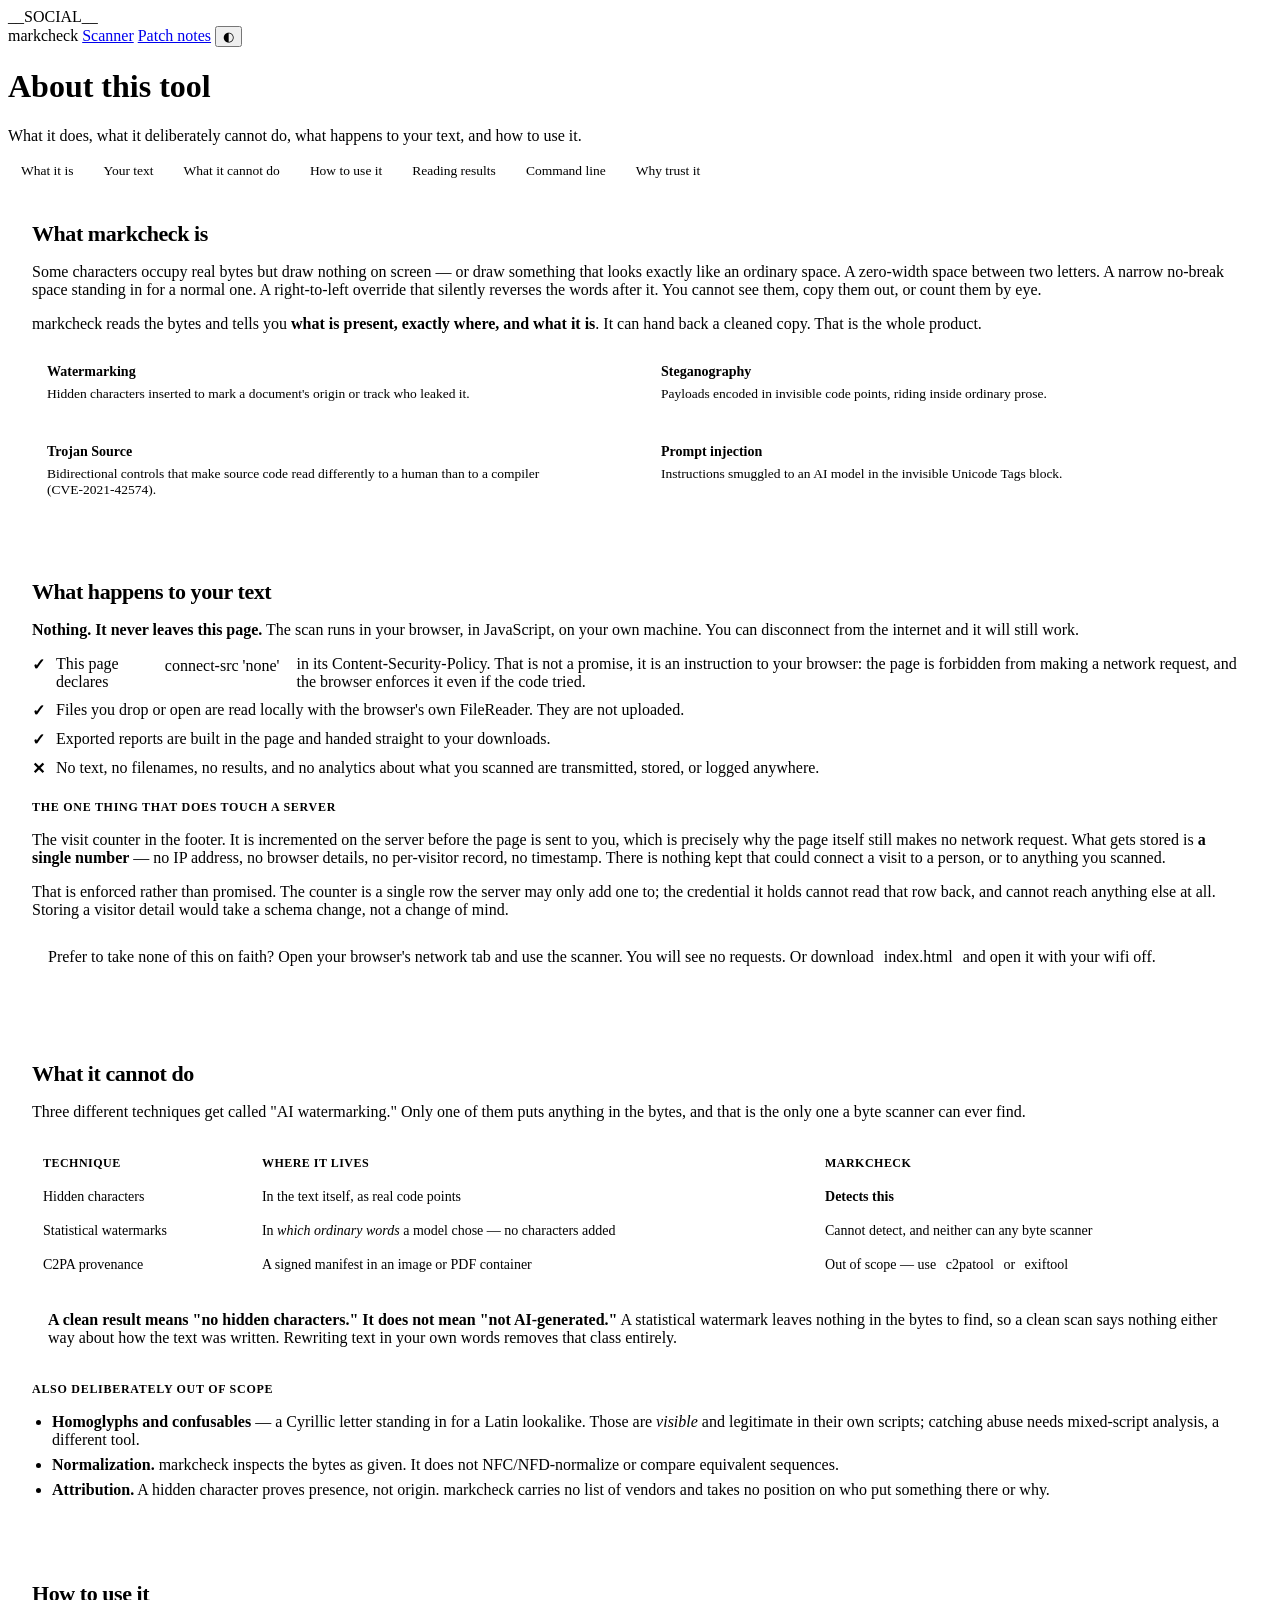
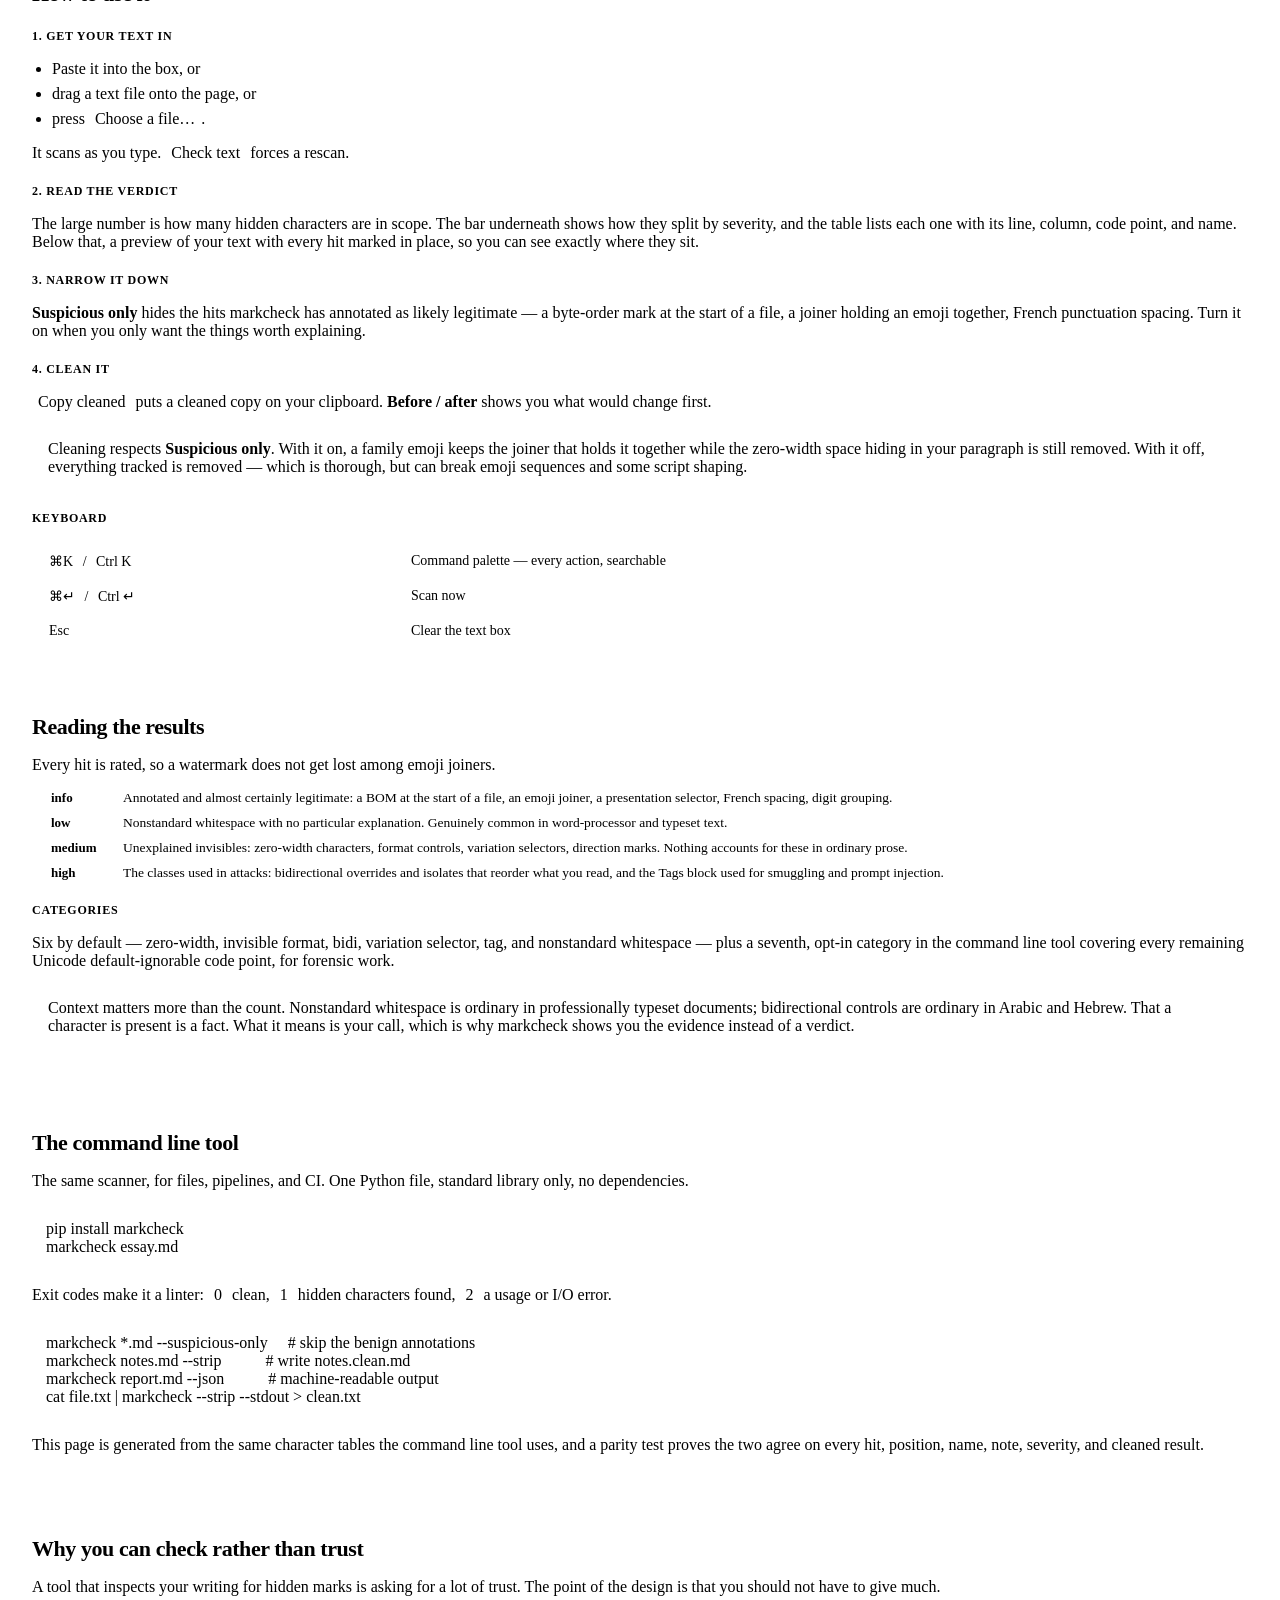
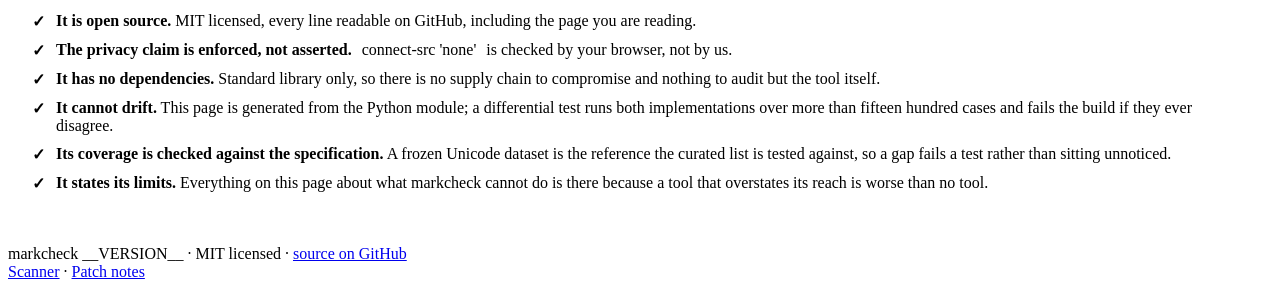
<file: tools/about.template.html>
<!DOCTYPE html>
<html lang="en">
<head>
<meta charset="utf-8">
<meta name="viewport" content="width=device-width, initial-scale=1">
<meta http-equiv="Content-Security-Policy" content="default-src 'none';
  script-src 'unsafe-inline'; style-src 'unsafe-inline'; base-uri 'none';
  form-action 'none'; connect-src 'none'">
<meta name="referrer" content="no-referrer">
<meta name="color-scheme" content="light dark">
<title>markcheck - about this tool</title>
<meta name="description" content="What markcheck does, what it deliberately
cannot do, how it handles your text, and how to use it.">
__SOCIAL__
<style>
__SHARED_CSS__

  .toc {
    display: flex; flex-wrap: wrap; gap: 8px; justify-content: center;
    margin-bottom: 8px;
  }
  .toc a {
    font-size: 13.5px; padding: 7px 13px; border-radius: 999px;
    border: 1px solid var(--edge); background: var(--faint);
    color: var(--ink); text-decoration: none;
    transition: border-color .25s var(--ease), transform .25s var(--spring);
  }
  .toc a:hover { border-color: var(--accent); }
  .toc a:active { transform: scale(0.96); }

  .card { padding: 24px; margin: 18px 0; scroll-margin-top: 80px; }
  .card > h2 {
    font-size: 22px; margin: 0 0 14px; letter-spacing: -0.02em;
    display: flex; align-items: center; gap: 10px;
  }
  .card h3 {
    font-size: 12px; text-transform: uppercase; letter-spacing: 0.06em;
    color: var(--dim); margin: 22px 0 8px; font-weight: 700;
  }
  .card p, .card li { color: var(--dim); }
  .card strong { color: var(--ink); font-weight: 600; }
  .card ul { padding-left: 20px; }
  .card li { margin: 7px 0; }
  code {
    font: 13px/1.4 var(--mono); padding: 2px 6px; border-radius: 6px;
    background: var(--faint); border: 1px solid var(--edge); color: var(--ink);
    white-space: nowrap;
  }
  pre {
    background: var(--faint); border: 1px solid var(--edge);
    border-radius: var(--radius-sm); padding: 14px; overflow-x: auto;
    font: 13px/1.7 var(--mono); color: var(--ink); margin: 12px 0;
  }
  pre code { background: none; border: 0; padding: 0; white-space: pre; }

  .yes, .no {
    display: flex; gap: 11px; align-items: flex-start; margin: 10px 0;
  }
  .yes::before { content: "✓"; color: var(--ok); font-weight: 700;
    flex: 0 0 auto; }
  .no::before { content: "✕"; color: var(--high); font-weight: 700;
    flex: 0 0 auto; }

  .grid { display: grid; gap: 12px; grid-template-columns: 1fr 1fr; }
  @media (max-width: 620px) { .grid { grid-template-columns: 1fr; } }
  .mini {
    padding: 15px; border-radius: var(--radius-sm); border: 1px solid var(--edge);
    background: var(--faint);
  }
  .mini h4 { margin: 0 0 6px; font-size: 14px; }
  .mini p { margin: 0; font-size: 13.5px; }

  .sev { display: flex; align-items: center; gap: 10px; margin: 9px 0; }
  .sev .dot { width: 9px; height: 9px; border-radius: 50%; flex: 0 0 auto; }
  .sev .lbl { font-weight: 600; font-size: 13px; min-width: 62px;
    color: var(--ink); }
  .sev .txt { font-size: 13.5px; color: var(--dim); }

  table { width: 100%; border-collapse: collapse; font-size: 14px;
          margin-top: 10px; }
  th, td { text-align: left; padding: 9px 11px; vertical-align: top;
           border-bottom: 1px solid var(--edge); }
  th { color: var(--dim); font-size: 12px; text-transform: uppercase;
       letter-spacing: 0.04em; }
  td:first-child { white-space: nowrap; }
  .scroll { overflow-x: auto; -webkit-overflow-scrolling: touch; }

  .callout {
    border-left: 3px solid var(--accent); padding: 13px 16px; margin: 16px 0;
    background: var(--faint); border-radius: 0 var(--radius-sm)
    var(--radius-sm) 0;
  }
  .callout.warn { border-left-color: var(--med); }
  @media (max-width: 560px) {
    code { white-space: normal; overflow-wrap: anywhere; }
    /* Every row on this page built as a flex container hits the same trap:
       its text is an anonymous flex item carrying min-width:auto, so it
       refuses to shrink below its longest unbreakable run. "connect-src
       'none'" is one such run, and it pushed the row past the viewport on a
       very narrow screen. Letting the items shrink and long runs break fixes
       the cause, rather than tightening something else to compensate. */
    .yes, .no, .sev, .toc { min-width: 0; overflow-wrap: anywhere; }
    .yes > *, .no > *, .sev > *, .toc > * { min-width: 0; }
  }
</style>
</head>
<body>
<div class="aura" aria-hidden="true"><i></i><i></i><i></i></div>

<nav>
  <span class="wordmark"><span class="dot"></span>markcheck</span>
  <a href="index.html">Scanner</a>
  <a href="changelog.html">Patch notes</a>
  <button class="ghost" id="theme" aria-label="Switch colour theme"
    title="Switch colour theme">◐</button>
</nav>

<main>
  <header class="hero">
    <h1>About this tool</h1>
    <p>What it does, what it deliberately cannot do, what happens to your
      text, and how to use it.</p>
  </header>

  <nav class="toc" aria-label="On this page">
    <a href="#what">What it is</a>
    <a href="#privacy">Your text</a>
    <a href="#cannot">What it cannot do</a>
    <a href="#how">How to use it</a>
    <a href="#severity">Reading results</a>
    <a href="#cli">Command line</a>
    <a href="#trust">Why trust it</a>
  </nav>

  <section class="card glass" id="what">
    <h2>What markcheck is</h2>
    <p>Some characters occupy real bytes but draw nothing on screen — or draw
      something that looks exactly like an ordinary space. A zero-width space
      between two letters. A narrow no-break space standing in for a normal
      one. A right-to-left override that silently reverses the words after it.
      You cannot see them, copy them out, or count them by eye.</p>
    <p>markcheck reads the bytes and tells you <strong>what is present, exactly
      where, and what it is</strong>. It can hand back a cleaned copy. That is
      the whole product.</p>
    <div class="grid">
      <div class="mini">
        <h4>Watermarking</h4>
        <p>Hidden characters inserted to mark a document's origin or track who
          leaked it.</p>
      </div>
      <div class="mini">
        <h4>Steganography</h4>
        <p>Payloads encoded in invisible code points, riding inside ordinary
          prose.</p>
      </div>
      <div class="mini">
        <h4>Trojan Source</h4>
        <p>Bidirectional controls that make source code read differently to a
          human than to a compiler (CVE&#8209;2021&#8209;42574).</p>
      </div>
      <div class="mini">
        <h4>Prompt injection</h4>
        <p>Instructions smuggled to an AI model in the invisible Unicode Tags
          block.</p>
      </div>
    </div>
  </section>

  <section class="card glass" id="privacy">
    <h2>What happens to your text</h2>
    <p><strong>Nothing. It never leaves this page.</strong> The scan runs in
      your browser, in JavaScript, on your own machine. You can disconnect from
      the internet and it will still work.</p>
    <div class="yes">This page declares
      <code>connect-src 'none'</code> in its Content-Security-Policy. That is
      not a promise, it is an instruction to your browser: the page is
      forbidden from making a network request, and the browser enforces it even
      if the code tried.</div>
    <div class="yes">Files you drop or open are read locally with the browser's
      own FileReader. They are not uploaded.</div>
    <div class="yes">Exported reports are built in the page and handed straight
      to your downloads.</div>
    <div class="no">No text, no filenames, no results, and no analytics about
      what you scanned are transmitted, stored, or logged anywhere.</div>
    <h3>The one thing that does touch a server</h3>
    <p>The visit counter in the footer. It is incremented on the server before
      the page is sent to you, which is precisely why the page itself still
      makes no network request. What gets stored is <strong>a single
      number</strong> — no IP address, no browser details, no per-visitor
      record, no timestamp. There is nothing kept that could connect a visit to
      a person, or to anything you scanned.</p>
    <p>That is enforced rather than promised. The counter is a single row the
      server may only add one to; the credential it holds cannot read that row
      back, and cannot reach anything else at all. Storing a visitor detail
      would take a schema change, not a change of mind.</p>
    <div class="callout">Prefer to take none of this on faith? Open your
      browser's network tab and use the scanner. You will see no requests. Or
      download <code>index.html</code> and open it with your wifi off.</div>
  </section>

  <section class="card glass" id="cannot">
    <h2>What it cannot do</h2>
    <p>Three different techniques get called "AI watermarking." Only one of
      them puts anything in the bytes, and that is the only one a byte scanner
      can ever find.</p>
    <div class="scroll"><table>
      <thead><tr><th>Technique</th><th>Where it lives</th>
        <th>markcheck</th></tr></thead>
      <tbody>
        <tr><td>Hidden characters</td>
          <td>In the text itself, as real code points</td>
          <td><strong>Detects this</strong></td></tr>
        <tr><td>Statistical watermarks</td>
          <td>In <em>which ordinary words</em> a model chose — no characters
            added</td>
          <td>Cannot detect, and neither can any byte scanner</td></tr>
        <tr><td>C2PA provenance</td>
          <td>A signed manifest in an image or PDF container</td>
          <td>Out of scope — use <code>c2patool</code> or
            <code>exiftool</code></td></tr>
      </tbody>
    </table></div>
    <div class="callout warn"><strong>A clean result means "no hidden
      characters." It does not mean "not AI-generated."</strong> A statistical
      watermark leaves nothing in the bytes to find, so a clean scan says
      nothing either way about how the text was written. Rewriting text in your
      own words removes that class entirely.</div>
    <h3>Also deliberately out of scope</h3>
    <ul>
      <li><strong>Homoglyphs and confusables</strong> — a Cyrillic letter
        standing in for a Latin lookalike. Those are <em>visible</em> and
        legitimate in their own scripts; catching abuse needs mixed-script
        analysis, a different tool.</li>
      <li><strong>Normalization.</strong> markcheck inspects the bytes as
        given. It does not NFC/NFD-normalize or compare equivalent
        sequences.</li>
      <li><strong>Attribution.</strong> A hidden character proves presence, not
        origin. markcheck carries no list of vendors and takes no position on
        who put something there or why.</li>
    </ul>
  </section>

  <section class="card glass" id="how">
    <h2>How to use it</h2>
    <h3>1. Get your text in</h3>
    <ul>
      <li>Paste it into the box, or</li>
      <li>drag a text file onto the page, or</li>
      <li>press <code>Choose a file…</code>.</li>
    </ul>
    <p>It scans as you type. <code>Check text</code> forces a rescan.</p>
    <h3>2. Read the verdict</h3>
    <p>The large number is how many hidden characters are in scope. The bar
      underneath shows how they split by severity, and the table lists each one
      with its line, column, code point, and name. Below that, a preview of
      your text with every hit marked in place, so you can see exactly where
      they sit.</p>
    <h3>3. Narrow it down</h3>
    <p><strong>Suspicious only</strong> hides the hits markcheck has annotated
      as likely legitimate — a byte-order mark at the start of a file, a joiner
      holding an emoji together, French punctuation spacing. Turn it on when
      you only want the things worth explaining.</p>
    <h3>4. Clean it</h3>
    <p><code>Copy cleaned</code> puts a cleaned copy on your clipboard.
      <strong>Before / after</strong> shows you what would change first.</p>
    <div class="callout">Cleaning respects <strong>Suspicious only</strong>. With
      it on, a family emoji keeps the joiner that holds it together while the
      zero-width space hiding in your paragraph is still removed. With it off,
      everything tracked is removed — which is thorough, but can break emoji
      sequences and some script shaping.</div>
    <h3>Keyboard</h3>
    <div class="scroll"><table>
      <tbody>
        <tr><td><code>⌘K</code> / <code>Ctrl K</code></td>
          <td>Command palette — every action, searchable</td></tr>
        <tr><td><code>⌘↵</code> / <code>Ctrl ↵</code></td><td>Scan now</td></tr>
        <tr><td><code>Esc</code></td><td>Clear the text box</td></tr>
      </tbody>
    </table></div>
  </section>

  <section class="card glass" id="severity">
    <h2>Reading the results</h2>
    <p>Every hit is rated, so a watermark does not get lost among emoji
      joiners.</p>
    <div class="sev"><span class="dot" style="background:var(--info)"></span>
      <span class="lbl">info</span><span class="txt">Annotated and almost
      certainly legitimate: a BOM at the start of a file, an emoji joiner, a
      presentation selector, French spacing, digit grouping.</span></div>
    <div class="sev"><span class="dot" style="background:var(--low)"></span>
      <span class="lbl">low</span><span class="txt">Nonstandard whitespace with
      no particular explanation. Genuinely common in word-processor and
      typeset text.</span></div>
    <div class="sev"><span class="dot" style="background:var(--med)"></span>
      <span class="lbl">medium</span><span class="txt">Unexplained invisibles:
      zero-width characters, format controls, variation selectors, direction
      marks. Nothing accounts for these in ordinary prose.</span></div>
    <div class="sev"><span class="dot" style="background:var(--high)"></span>
      <span class="lbl">high</span><span class="txt">The classes used in
      attacks: bidirectional overrides and isolates that reorder what you read,
      and the Tags block used for smuggling and prompt injection.</span></div>
    <h3>Categories</h3>
    <p>Six by default — zero-width, invisible format, bidi, variation selector,
      tag, and nonstandard whitespace — plus a seventh, opt-in category in the
      command line tool covering every remaining Unicode default-ignorable code
      point, for forensic work.</p>
    <div class="callout warn">Context matters more than the count. Nonstandard
      whitespace is ordinary in professionally typeset documents; bidirectional
      controls are ordinary in Arabic and Hebrew. That a character is present
      is a fact. What it means is your call, which is why markcheck shows you
      the evidence instead of a verdict.</div>
  </section>

  <section class="card glass" id="cli">
    <h2>The command line tool</h2>
    <p>The same scanner, for files, pipelines, and CI. One Python file,
      standard library only, no dependencies.</p>
    <pre><code>pip install markcheck
markcheck essay.md</code></pre>
    <p>Exit codes make it a linter: <code>0</code> clean, <code>1</code> hidden
      characters found, <code>2</code> a usage or I/O error.</p>
    <pre><code>markcheck *.md --suspicious-only     # skip the benign annotations
markcheck notes.md --strip           # write notes.clean.md
markcheck report.md --json           # machine-readable output
cat file.txt | markcheck --strip --stdout &gt; clean.txt</code></pre>
    <p>This page is generated from the same character tables the command line
      tool uses, and a parity test proves the two agree on every hit, position,
      name, note, severity, and cleaned result.</p>
  </section>

  <section class="card glass" id="trust">
    <h2>Why you can check rather than trust</h2>
    <p>A tool that inspects your writing for hidden marks is asking for a lot
      of trust. The point of the design is that you should not have to give
      much.</p>
    <div class="yes"><span><strong>It is open source.</strong> MIT licensed,
      every line readable on GitHub, including the page you are reading.</span></div>
    <div class="yes"><span><strong>The privacy claim is enforced, not
      asserted.</strong> <code>connect-src 'none'</code> is checked by your
      browser, not by us.</span></div>
    <div class="yes"><span><strong>It has no dependencies.</strong> Standard
      library only, so there is no supply chain to compromise and nothing to
      audit but the tool itself.</span></div>
    <div class="yes"><span><strong>It cannot drift.</strong> This page is
      generated from the Python module; a differential test runs both
      implementations over more than fifteen hundred cases and fails the build
      if they ever disagree.</span></div>
    <div class="yes"><span><strong>Its coverage is checked against the
      specification.</strong> A frozen Unicode dataset is the reference the
      curated list is tested against, so a gap fails a test rather than sitting
      unnoticed.</span></div>
    <div class="yes"><span><strong>It states its limits.</strong> Everything on
      this page about what markcheck cannot do is there because a tool that
      overstates its reach is worse than no tool.</span></div>
  </section>

  <footer>
    markcheck __VERSION__ &middot; MIT licensed &middot;
    <a href="https://github.com/MavProDev/markcheck" rel="noopener noreferrer">source
    on GitHub</a><br>
    <a href="index.html">Scanner</a> &middot;
    <a href="changelog.html">Patch notes</a>
  </footer>
</main>

<script>
const saved = (function () {
  try { return localStorage.getItem("markcheck-theme"); } catch (e) { return null; }
})();
if (saved) { document.documentElement.setAttribute("data-theme", saved); }
document.getElementById("theme").addEventListener("click", function () {
  const dark = window.matchMedia("(prefers-color-scheme: dark)").matches;
  const current = document.documentElement.getAttribute("data-theme") ||
    (dark ? "dark" : "light");
  const next = current === "dark" ? "light" : "dark";
  document.documentElement.setAttribute("data-theme", next);
  try { localStorage.setItem("markcheck-theme", next); } catch (e) { /* private */ }
});
</script>
</body>
</html>
</file>
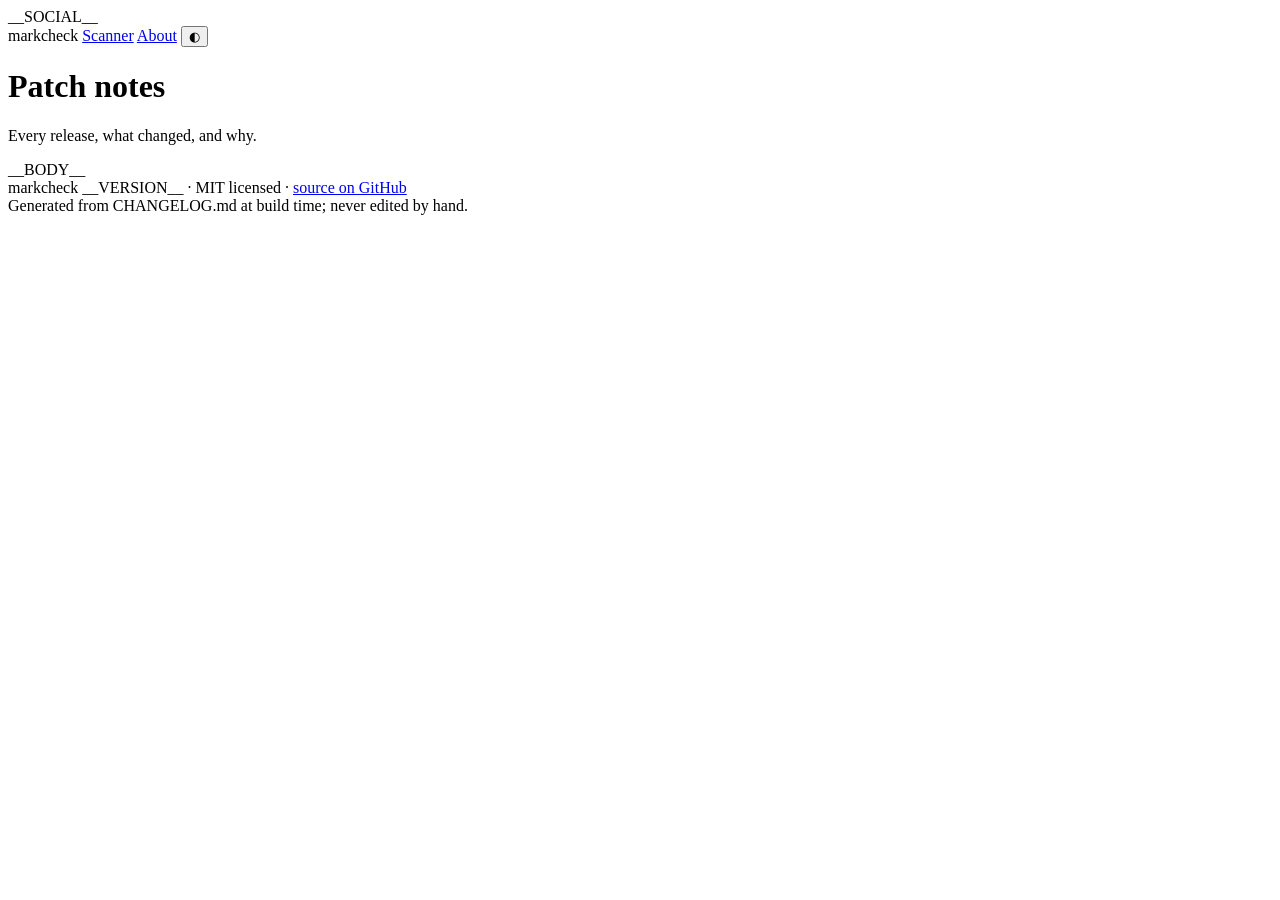
<file: tools/changelog.template.html>
<!DOCTYPE html>
<html lang="en">
<head>
<meta charset="utf-8">
<meta name="viewport" content="width=device-width, initial-scale=1">
<meta http-equiv="Content-Security-Policy" content="default-src 'none';
  script-src 'unsafe-inline'; style-src 'unsafe-inline'; base-uri 'none';
  form-action 'none'; connect-src 'none'">
<meta name="referrer" content="no-referrer">
<meta name="color-scheme" content="light dark">
<title>markcheck - patch notes</title>
<meta name="description" content="Release history for markcheck, the hidden
Unicode character scanner.">
__SOCIAL__
<style>
__SHARED_CSS__
  .release { padding: 22px 24px; margin: 20px 0; animation: rise .5s var(--ease) both; }
  .release h2 { margin: 0 0 4px; font-size: 15px; }
  .ver {
    display: inline-block; font: 600 13px/1 var(--mono); padding: 7px 12px;
    border-radius: 999px; background: var(--accent); color: #fff;
    letter-spacing: 0.01em;
  }
  .tagline {
    font-size: 12px; text-transform: uppercase; letter-spacing: 0.06em;
    color: var(--dim); margin: 22px 0 8px; font-weight: 700;
  }
  .tagline.danger { color: var(--high); }
  .release p { margin: 10px 0; color: var(--dim); }
  .release ul { margin: 8px 0; padding-left: 20px; }
  .release li { margin: 7px 0; color: var(--dim); }
  .release strong { color: var(--ink); font-weight: 600; }
  code {
    font: 13px/1.4 var(--mono); padding: 2px 6px; border-radius: 6px;
    background: var(--faint); border: 1px solid var(--edge); color: var(--ink);
    /* Never split a flag across lines: "--min-severity" breaking after the
       first dash reads as a different option entirely. */
    white-space: nowrap;
  }
  .release li, .release p { overflow-wrap: break-word; }
  @media (max-width: 560px) {
    main { padding: 16px 12px 64px; }
    .release { padding: 18px 16px; }
    /* A phone is too narrow to hold the longest identifiers on one line, and
       an unbreakable span would push the whole document sideways. Legibility
       of a wrapped token beats a page that scrolls horizontally. */
    code { white-space: normal; overflow-wrap: anywhere; }
  }
</style>
</head>
<body>
<div class="aura" aria-hidden="true"><i></i><i></i><i></i></div>

<nav>
  <span class="wordmark"><span class="dot"></span>markcheck</span>
  <a href="index.html">Scanner</a>
  <a href="about.html">About</a>
  <button class="ghost" id="theme" aria-label="Switch colour theme"
    title="Switch colour theme">◐</button>
</nav>

<main>
  <header class="hero">
    <h1>Patch notes</h1>
    <p>Every release, what changed, and why.</p>
  </header>

__BODY__

  <footer>
    markcheck __VERSION__ &middot; MIT licensed &middot;
    <a href="https://github.com/MavProDev/markcheck" rel="noopener noreferrer">source
    on GitHub</a><br>
    Generated from CHANGELOG.md at build time; never edited by hand.
  </footer>
</main>

<script>
// Mirrors the scanner page so the choice carries across both.
const saved = (function () {
  try { return localStorage.getItem("markcheck-theme"); } catch (e) { return null; }
})();
if (saved) { document.documentElement.setAttribute("data-theme", saved); }
document.getElementById("theme").addEventListener("click", function () {
  const dark = window.matchMedia("(prefers-color-scheme: dark)").matches;
  const current = document.documentElement.getAttribute("data-theme") ||
    (dark ? "dark" : "light");
  const next = current === "dark" ? "light" : "dark";
  document.documentElement.setAttribute("data-theme", next);
  try { localStorage.setItem("markcheck-theme", next); } catch (e) { /* private */ }
});
</script>
</body>
</html>
</file>
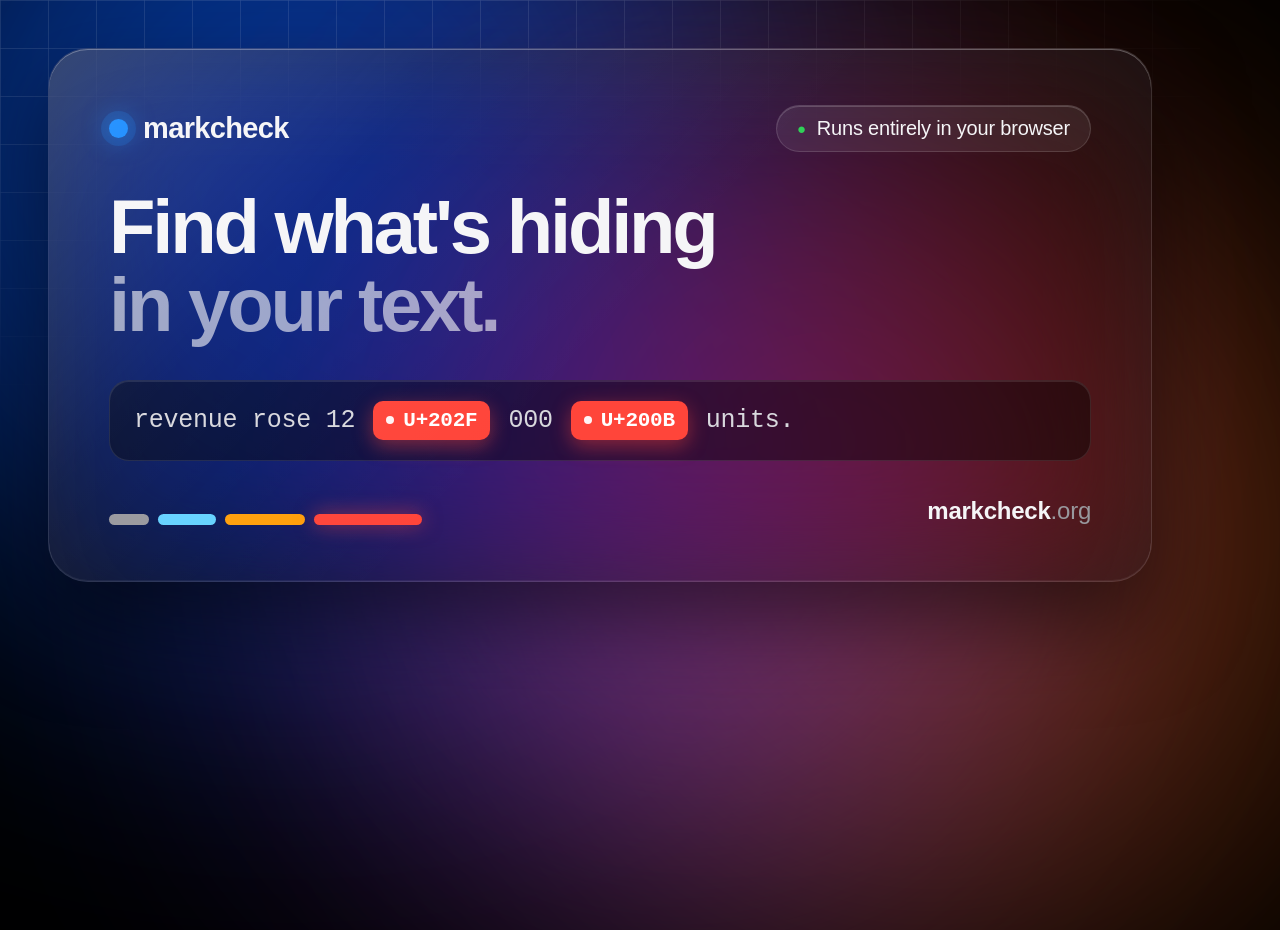
<file: tools/og.template.html>
<!DOCTYPE html>
<html lang="en">
<head>
<meta charset="utf-8">
<!--
  The social preview card, rendered to web/og.png by tools/build_og.js.

  Authored in HTML and CSS so it stays in the same visual language as the site.
  The palette below is copied from tools/shared.css deliberately: the card
  renders standalone in a headless browser with no cascade from the site, and
  build_og.js fails if the two drift.

  Exactly 1200x630, the size every scraper crops to. It is usually seen at
  around a third of that in a feed, so the composition leads with one large
  idea and keeps the supporting detail legible rather than dense.
-->
<style>
  :root {
    --bg: #000000;
    --ink: #f5f5f7;
    --dim: #98989d;
    --accent: #0a84ff;
    --info: #98989d;
    --low: #64d2ff;
    --med: #ff9f0a;
    --high: #ff453a;
    --mono: ui-monospace, SFMono-Regular, "SF Mono", Menlo, Consolas, monospace;
    --sans: -apple-system, BlinkMacSystemFont, "SF Pro Text", "Segoe UI", Roboto,
            Helvetica, Arial, sans-serif;
  }
  * { box-sizing: border-box; margin: 0; padding: 0; }
  html, body { width: 1200px; height: 630px; }
  body {
    background: var(--bg); color: var(--ink); font-family: var(--sans);
    -webkit-font-smoothing: antialiased; overflow: hidden; position: relative;
  }

  /* Light sources behind the glass. Large, heavily blurred, and placed so the
     brightest area sits behind the panel edge, which is what makes a
     translucent surface read as glass rather than as grey fill. */
  .aura i {
    position: absolute; display: block; border-radius: 50%; filter: blur(150px);
  }
  .a1 { width: 900px; height: 900px; background: #0a5cff; opacity: .55;
        top: -300px; left: -160px; }
  .a2 { width: 780px; height: 780px; background: #ff6a00; opacity: .40;
        bottom: -300px; right: -120px; }
  .a3 { width: 720px; height: 720px; background: #7b3bff; opacity: .46;
        bottom: -260px; left: 320px; }
  .a4 { width: 480px; height: 480px; background: #ff2d55; opacity: .26;
        top: 90px; right: 200px; }

  /* A fine grid keeps the large dark areas from looking empty and gives the
     blur something to refract. */
  .grid {
    position: absolute; inset: 0; opacity: .16;
    background-image:
      linear-gradient(rgba(255,255,255,.6) 1px, transparent 1px),
      linear-gradient(90deg, rgba(255,255,255,.6) 1px, transparent 1px);
    background-size: 48px 48px;
    -webkit-mask-image: radial-gradient(120% 90% at 20% 0%, #000 20%, transparent 72%);
            mask-image: radial-gradient(120% 90% at 20% 0%, #000 20%, transparent 72%);
  }

  .panel {
    position: absolute; inset: 48px;
    border-radius: 40px;
    background: rgba(20, 20, 24, 0.46);
    -webkit-backdrop-filter: blur(60px) saturate(190%);
            backdrop-filter: blur(60px) saturate(190%);
    border: 1px solid rgba(255, 255, 255, 0.14);
    /* Outer depth, an inner specular top edge, and a faint inner glow: the
       three cues that read as a lit pane of glass. */
    box-shadow:
      0 40px 90px rgba(0, 0, 0, 0.55),
      inset 0 1px 0 rgba(255, 255, 255, 0.30),
      inset 0 -1px 0 rgba(255, 255, 255, 0.06),
      inset 0 60px 120px rgba(255, 255, 255, 0.035);
    padding: 56px 60px;
    display: flex; flex-direction: column; justify-content: space-between;
    overflow: hidden;
  }
  /* A soft sheen sweeping the top-left corner of the pane. */
  .panel::after {
    content: ""; position: absolute; inset: 0; pointer-events: none;
    background: linear-gradient(133deg,
      rgba(255,255,255,.16) 0%, rgba(255,255,255,.04) 26%,
      transparent 52%);
  }

  .top { display: flex; align-items: center; justify-content: space-between; }
  .wordmark {
    display: flex; align-items: center; gap: 15px;
    font-size: 29px; font-weight: 700; letter-spacing: -0.022em;
  }
  .dot {
    width: 19px; height: 19px; border-radius: 50%; background: var(--accent);
    box-shadow: 0 0 0 8px rgba(10,132,255,.18), 0 0 26px rgba(10,132,255,.85);
  }
  .pill {
    font-size: 20px; color: var(--ink); letter-spacing: -0.01em;
    padding: 11px 20px; border-radius: 999px;
    background: rgba(255,255,255,.07);
    border: 1px solid rgba(255,255,255,.13);
    box-shadow: inset 0 1px 0 rgba(255,255,255,.18);
    display: flex; align-items: center; gap: 11px;
  }
  .pill b { color: #30d158; font-size: 15px; }

  h1 {
    font-size: 76px; line-height: 1.02; letter-spacing: -0.042em;
    font-weight: 700; max-width: 15ch;
  }
  h1 .quiet { color: rgba(245, 245, 247, 0.62); }

  /* The product in miniature: a line of text with the invisible character
     caught in the act. This is the whole pitch in one glance. */
  .proof {
    display: flex; align-items: center; gap: 18px;
    background: rgba(0,0,0,.42);
    border: 1px solid rgba(255,255,255,.10);
    box-shadow: inset 0 1px 0 rgba(255,255,255,.10);
    border-radius: 20px; padding: 20px 24px;
    font: 25px/1 var(--mono); letter-spacing: -0.01em;
  }
  .proof .txt { color: #d8d8dd; }
  .caught {
    display: inline-flex; align-items: center; gap: 9px;
    background: var(--high); color: #fff;
    font: 600 21px/1 var(--mono);
    padding: 9px 13px; border-radius: 10px;
    box-shadow: 0 6px 20px rgba(255,69,58,.45);
  }
  .caught::before {
    content: ""; width: 8px; height: 8px; border-radius: 50%;
    background: rgba(255,255,255,.95);
  }

  .bottom { display: flex; align-items: flex-end; justify-content: space-between; }
  .sev { display: flex; gap: 9px; align-items: center; }
  .sev span { height: 11px; border-radius: 999px; display: block; }
  .sev .i { width: 40px; background: var(--info); }
  .sev .l { width: 58px; background: var(--low); }
  .sev .m { width: 80px; background: var(--med); }
  .sev .h { width: 108px; background: var(--high);
            box-shadow: 0 0 20px rgba(255,69,58,.55); }
  .host { font-size: 24px; color: var(--dim); letter-spacing: -0.01em; }
  .host b { color: var(--ink); font-weight: 600; }
</style>
</head>
<body>
<div class="aura" aria-hidden="true">
  <i class="a1"></i><i class="a2"></i><i class="a3"></i><i class="a4"></i>
</div>
<div class="grid" aria-hidden="true"></div>

<div class="panel">
  <div class="top">
    <div class="wordmark"><span class="dot"></span>markcheck</div>
    <div class="pill"><b>●</b> Runs entirely in your browser</div>
  </div>

  <div>
    <h1>Find what's hiding<br><span class="quiet">in your text.</span></h1>
  </div>

  <div class="proof">
    <span class="txt">revenue&nbsp;rose&nbsp;12</span>
    <span class="caught">U+202F</span>
    <span class="txt">000</span>
    <span class="caught">U+200B</span>
    <span class="txt">units.</span>
  </div>

  <div class="bottom">
    <div class="sev" aria-hidden="true">
      <span class="i"></span><span class="l"></span>
      <span class="m"></span><span class="h"></span>
    </div>
    <div class="host"><b>markcheck</b>.org</div>
  </div>
</div>
</body>
</html>
</file>
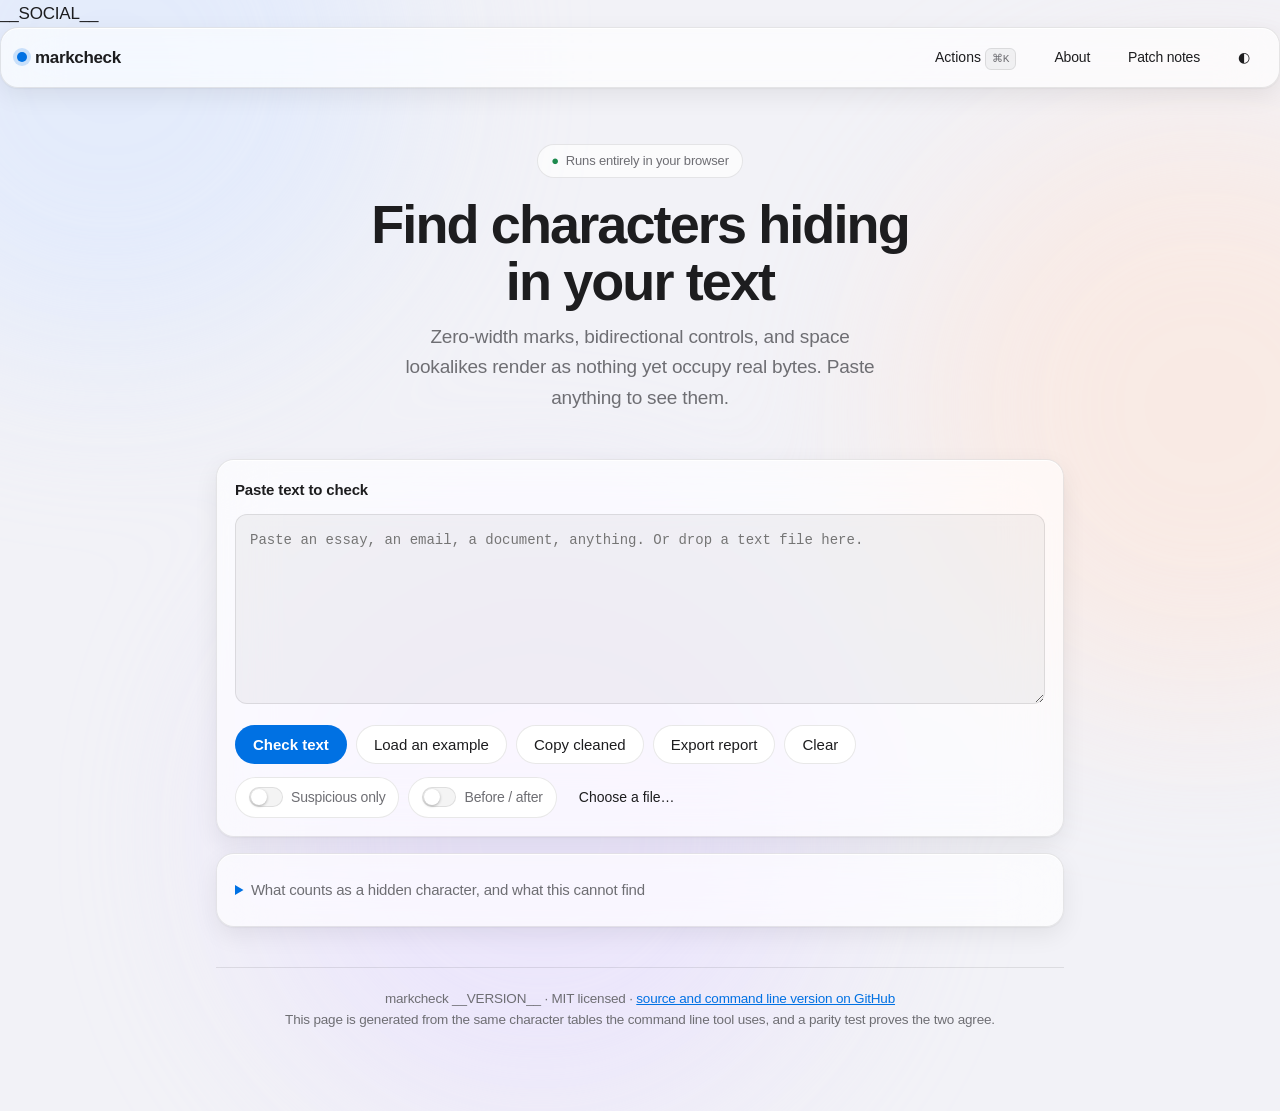
<file: tools/page.template.html>
<!DOCTYPE html>
<html lang="en">
<head>
<meta charset="utf-8">
<meta name="viewport" content="width=device-width, initial-scale=1">
<!-- frame-ancestors is deliberately absent: the CSP spec ignores it when the
     policy arrives in a meta element, so listing it here would imply a
     clickjacking protection that does not exist. It is sent as an HTTP response
     header instead (see web/vercel.json). connect-src 'none' is honoured in meta
     and is what backs the "nothing is uploaded" claim. -->
<meta http-equiv="Content-Security-Policy" content="default-src 'none';
  script-src 'unsafe-inline'; style-src 'unsafe-inline'; base-uri 'none';
  form-action 'none'; connect-src 'none'">
<meta name="referrer" content="no-referrer">
<meta name="color-scheme" content="light dark">
<title>markcheck - find hidden characters in text</title>
<meta name="description" content="Paste text and see the invisible Unicode
characters hiding in it. Runs entirely in your browser. Nothing is uploaded.">
__SOCIAL__
<style>
  /* Light is the base palette; dark overrides only the tokens. Both are also
     reachable through [data-theme] so the manual toggle wins in either
     direction, including against the OS preference. */
  :root {
    --bg: #f2f2f7;
    --bg-tint-a: #d8e6ff;
    --bg-tint-b: #ffe4d6;
    --bg-tint-c: #e6dcff;
    --glass: rgba(255, 255, 255, 0.66);
    --glass-solid: #ffffff;
    --glass-strong: rgba(255, 255, 255, 0.82);
    --edge: rgba(0, 0, 0, 0.09);
    --edge-lit: rgba(255, 255, 255, 0.9);
    --ink: #1d1d1f;
    --dim: #6e6e73;
    --faint: rgba(0, 0, 0, 0.045);
    --accent: #0071e3;
    --accent-ink: #ffffff;
    /* The visit counter's dial. A physical instrument does not repaint
       itself when the room lights change, so these are theme-invariant and
       defined only here. --dial-cap is the exception: it is printed on the
       page rather than on the dial, so it follows the theme. */
    --dial-face: #f1e6cd;
    --dial-face-edge: #d8c6a4;
    --dial-ink: #2b2620;
    --dial-needle: #c0392b;
    --dial-cap: #8a7350;
    --ok: #1d8a4e;
    --info: #6e6e73;
    --low: #0a7ea4;
    --med: #b26a00;
    --high: #c9342b;
    --shadow: 0 1px 2px rgba(0,0,0,.05), 0 8px 24px rgba(0,0,0,.07);
    --shadow-lg: 0 2px 6px rgba(0,0,0,.06), 0 20px 50px rgba(0,0,0,.12);
    --radius: 18px;
    --radius-sm: 12px;
    --mono: ui-monospace, SFMono-Regular, "SF Mono", Menlo, Consolas, monospace;
    --sans: -apple-system, BlinkMacSystemFont, "SF Pro Text", "Segoe UI", Roboto,
            Helvetica, Arial, sans-serif;
    /* An overshoot curve reads as "physical" without a physics engine. */
    --spring: cubic-bezier(0.34, 1.56, 0.64, 1);
    --ease: cubic-bezier(0.22, 1, 0.36, 1);
  }
  @media (prefers-color-scheme: dark) {
    :root:not([data-theme="light"]) {
      --bg: #000000;
      --bg-tint-a: #0a2f6b;
      --bg-tint-b: #5c2a00;
      --bg-tint-c: #35206b;
      --glass: rgba(28, 28, 30, 0.62);
      --glass-solid: #1c1c1e;
      --glass-strong: rgba(38, 38, 41, 0.86);
      --edge: rgba(255, 255, 255, 0.11);
      --edge-lit: rgba(255, 255, 255, 0.14);
      --ink: #f5f5f7;
      --dim: #98989d;
      --faint: rgba(255, 255, 255, 0.06);
      --accent: #0a84ff;
      --dial-cap: #c4a97c;
      --ok: #30d158;
      --info: #98989d;
      --low: #64d2ff;
      --med: #ff9f0a;
      --high: #ff453a;
      --shadow: 0 1px 2px rgba(0,0,0,.4), 0 8px 24px rgba(0,0,0,.5);
      --shadow-lg: 0 2px 6px rgba(0,0,0,.5), 0 20px 50px rgba(0,0,0,.6);
    }
  }
  :root[data-theme="dark"] {
    --bg: #000000;
    --bg-tint-a: #0a2f6b;
    --bg-tint-b: #5c2a00;
    --bg-tint-c: #35206b;
    --glass: rgba(28, 28, 30, 0.62);
    --glass-solid: #1c1c1e;
    --glass-strong: rgba(38, 38, 41, 0.86);
    --edge: rgba(255, 255, 255, 0.11);
    --edge-lit: rgba(255, 255, 255, 0.14);
    --ink: #f5f5f7;
    --dim: #98989d;
    --faint: rgba(255, 255, 255, 0.06);
    --accent: #0a84ff;
    --dial-cap: #c4a97c;
    --ok: #30d158;
    --info: #98989d;
    --low: #64d2ff;
    --med: #ff9f0a;
    --high: #ff453a;
    --shadow: 0 1px 2px rgba(0,0,0,.4), 0 8px 24px rgba(0,0,0,.5);
    --shadow-lg: 0 2px 6px rgba(0,0,0,.5), 0 20px 50px rgba(0,0,0,.6);
  }

  * { box-sizing: border-box; }
  /* The nav is sticky, so anything scrolled to must stop clear of it or it
     lands underneath and cannot be clicked. */
  html { -webkit-text-size-adjust: 100%; scroll-padding-top: 76px; }
  body {
    margin: 0; background: var(--bg); color: var(--ink);
    font: 17px/1.6 var(--sans);
    letter-spacing: -0.011em;
    -webkit-font-smoothing: antialiased;
    min-height: 100vh;
    overflow-x: hidden;
  }

  /* Depth behind the glass. Fixed and pointer-events:none so it never
     interferes with selection or hit-testing. */
  .aura {
    position: fixed; inset: -20vmax; z-index: -1; pointer-events: none;
    filter: blur(90px); opacity: 0.55;
  }
  .aura i {
    position: absolute; display: block; border-radius: 50%;
    width: 46vmax; height: 46vmax;
  }
  .aura i:nth-child(1) { background: var(--bg-tint-a); top: 2%; left: 4%;
    animation: drift1 34s var(--ease) infinite alternate; }
  .aura i:nth-child(2) { background: var(--bg-tint-b); top: 26%; right: 2%;
    animation: drift2 42s var(--ease) infinite alternate; }
  .aura i:nth-child(3) { background: var(--bg-tint-c); bottom: 2%; left: 28%;
    animation: drift3 38s var(--ease) infinite alternate; }
  @keyframes drift1 { to { transform: translate3d(8vmax, 6vmax, 0) scale(1.15); } }
  @keyframes drift2 { to { transform: translate3d(-9vmax, 8vmax, 0) scale(1.1); } }
  @keyframes drift3 { to { transform: translate3d(6vmax, -7vmax, 0) scale(1.18); } }

  /* The glass surface. Applied only to a handful of large containers: a
     backdrop-filter per table row or preview span would be ruinous on a big
     paste, where the preview alone can emit thousands of nodes. */
  .glass {
    background: var(--glass);
    -webkit-backdrop-filter: blur(28px) saturate(180%);
    backdrop-filter: blur(28px) saturate(180%);
    border: 1px solid var(--edge);
    border-radius: var(--radius);
    box-shadow: var(--shadow), inset 0 1px 0 var(--edge-lit);
  }
  @supports not ((backdrop-filter: blur(1px)) or
                 (-webkit-backdrop-filter: blur(1px))) {
    .glass { background: var(--glass-solid); }
  }

  nav {
    position: sticky; top: 0; z-index: 50;
    /* Wrapping is the floor under every other measure here. Tightening
       spacing buys room but runs out; wrapping cannot, so no viewport width
       and no enlarged text can push a control off the edge. */
    display: flex; align-items: center; flex-wrap: wrap; gap: 12px;
    padding: 10px 16px; margin: 0 0 8px;
    border-radius: 0; border-width: 0 0 1px;
    background: var(--glass-strong);
  }
  /* This header carries one item more than the other two pages, so it runs
     out of room first: it cleared a 320px phone by six pixels and failed
     below that, which any page zoom reaches. Same treatment as shared.css
     gives the about and changelog headers. */
  @media (max-width: 420px) {
    nav { gap: 4px; padding: 10px 8px; }
    nav a, nav .ghost { padding: 7px 8px; }
    nav .wordmark { font-size: 15px; }
  }
  nav .wordmark {
    font-weight: 700; font-size: 17px; letter-spacing: -0.02em;
    display: flex; align-items: center; gap: 8px; margin-right: auto;
  }
  nav .dot {
    width: 10px; height: 10px; border-radius: 50%; background: var(--accent);
    box-shadow: 0 0 0 4px color-mix(in srgb, var(--accent) 18%, transparent);
  }
  nav a, .ghost {
    color: var(--ink); text-decoration: none; font-size: 14px;
    padding: 7px 12px; border-radius: 999px; border: 1px solid transparent;
    background: transparent; cursor: pointer; font-family: inherit;
    transition: background .25s var(--ease), border-color .25s var(--ease),
                transform .25s var(--spring);
  }
  nav a:hover, .ghost:hover { background: var(--faint); border-color: var(--edge); }
  nav a:active, .ghost:active { transform: scale(0.96); }
  .kbd {
    font: 11px/1 var(--mono); padding: 4px 6px; border-radius: 6px;
    border: 1px solid var(--edge); background: var(--faint); color: var(--dim);
  }

  main { max-width: 880px; margin: 0 auto; padding: 22px 16px 80px; }

  header.hero { text-align: center; padding: 26px 8px 30px; }
  header.hero h1 {
    font-size: clamp(34px, 7vw, 54px); line-height: 1.05; margin: 0 0 12px;
    letter-spacing: -0.035em; font-weight: 700;
  }
  header.hero p { color: var(--dim); margin: 0 auto; max-width: 46ch;
    font-size: clamp(16px, 2.2vw, 19px); }
  .badge {
    display: inline-flex; align-items: center; gap: 7px; margin-bottom: 18px;
    padding: 6px 13px; border-radius: 999px; font-size: 13px; color: var(--dim);
    border: 1px solid var(--edge); background: var(--glass);
  }
  .badge b { color: var(--ok); font-weight: 600; }

  .card { padding: 18px; margin: 16px 0; }
  .card h2 { font-size: 15px; margin: 0 0 12px; letter-spacing: -0.01em; }

  .drop { position: relative; }
  .drop.over::after {
    content: "Drop a text file to scan it here";
    position: absolute; inset: 0; display: grid; place-items: center;
    border-radius: var(--radius-sm); font-size: 15px; font-weight: 600;
    border: 2px dashed var(--accent); color: var(--accent);
    background: color-mix(in srgb, var(--accent) 10%, var(--glass-solid));
  }
  textarea {
    width: 100%; min-height: 190px; padding: 14px; border-radius: var(--radius-sm);
    border: 1px solid var(--edge); background: var(--faint);
    color: var(--ink); font: 14px/1.7 var(--mono); resize: vertical;
    transition: border-color .25s var(--ease), box-shadow .25s var(--ease);
  }
  textarea:focus {
    outline: none; border-color: var(--accent);
    box-shadow: 0 0 0 4px color-mix(in srgb, var(--accent) 22%, transparent);
  }

  .row { display: flex; flex-wrap: wrap; gap: 9px; margin-top: 13px;
         align-items: center; }
  button {
    font: 15px/1 var(--sans); font-weight: 500; padding: 11px 17px;
    border-radius: 999px; border: 1px solid var(--edge);
    background: var(--glass-solid); color: var(--ink); cursor: pointer;
    transition: transform .28s var(--spring), box-shadow .28s var(--ease),
                background .2s var(--ease), opacity .2s var(--ease);
  }
  button:hover:not([disabled]) { transform: translateY(-1px);
    box-shadow: var(--shadow); }
  button:active:not([disabled]) { transform: scale(0.96); }
  button:focus-visible, textarea:focus-visible, a:focus-visible,
  .ghost:focus-visible, .toggle:focus-visible,
  /* The toggle's real checkbox is visually hidden, so focus lands on an
     invisible element. Promote the ring to the label the visitor can see. */
  .toggle:has(input:focus-visible) {
    outline: 2px solid var(--accent); outline-offset: 2px;
  }
  button.primary {
    background: var(--accent); border-color: transparent; color: var(--accent-ink);
    font-weight: 600;
  }
  button[disabled] { opacity: 0.4; cursor: not-allowed; }

  .toggle {
    display: inline-flex; align-items: center; gap: 8px; cursor: pointer;
    font-size: 14px; color: var(--dim); padding: 8px 13px; border-radius: 999px;
    border: 1px solid var(--edge); background: var(--glass-solid);
    transition: color .2s var(--ease), border-color .2s var(--ease);
  }
  .toggle input { position: absolute; opacity: 0; pointer-events: none; }
  .toggle .track {
    width: 34px; height: 20px; border-radius: 999px; background: var(--faint);
    border: 1px solid var(--edge); position: relative;
    transition: background .3s var(--ease);
  }
  .toggle .track::after {
    content: ""; position: absolute; top: 1px; left: 1px;
    width: 16px; height: 16px; border-radius: 50%; background: var(--glass-solid);
    box-shadow: 0 1px 3px rgba(0,0,0,.3);
    transition: transform .32s var(--spring);
  }
  .toggle input:checked + .track { background: var(--accent); }
  .toggle input:checked + .track::after { transform: translateX(14px); }
  .toggle:has(input:checked) { color: var(--ink); border-color: var(--accent); }

  .verdict {
    /* Top-aligned, not centred: the lede grows taller than the number once the
       severity bar and chips are in it, and centring floats the figure away
       from the sentence it belongs to. */
    display: flex; align-items: flex-start; gap: 16px; padding: 18px 20px;
    border-left: 3px solid var(--edge);
  }
  .verdict.clean { border-left-color: var(--ok); }
  .verdict.found { border-left-color: var(--high); }
  .verdict .num {
    font-size: 40px; font-weight: 700; letter-spacing: -0.03em;
    font-variant-numeric: tabular-nums; line-height: 1;
    /* Optically seat the digits on the lede's first baseline. */
    margin-top: -2px;
  }
  .verdict .lede { font-size: 15px; color: var(--dim); }
  .verdict .lede strong { color: var(--ink); font-weight: 600; }

  .chips { display: flex; flex-wrap: wrap; gap: 7px; margin-top: 12px; }
  .chip {
    display: inline-flex; align-items: center; gap: 6px; padding: 5px 11px;
    border-radius: 999px; font-size: 12.5px; font-weight: 500;
    border: 1px solid var(--edge); background: var(--faint); color: var(--dim);
  }
  .chip::before {
    content: ""; width: 7px; height: 7px; border-radius: 50%;
    background: currentColor;
  }
  .chip.info { color: var(--info); }
  .chip.low { color: var(--low); }
  .chip.medium { color: var(--med); }
  .chip.high { color: var(--high); }

  /* Severity bar: one flex row of weighted segments. Pure CSS, no chart lib. */
  .sevbar {
    display: flex; height: 8px; border-radius: 999px; overflow: hidden;
    margin-top: 14px; background: var(--faint);
  }
  .sevbar span { transition: flex-grow .7s var(--ease); }
  .sevbar .info { background: var(--info); }
  .sevbar .low { background: var(--low); }
  .sevbar .medium { background: var(--med); }
  .sevbar .high { background: var(--high); }

  table { width: 100%; border-collapse: collapse; font-size: 14px; }
  th, td { text-align: left; padding: 10px 12px;
    border-bottom: 1px solid var(--edge); vertical-align: top; }
  th { color: var(--dim); font-weight: 600; font-size: 12px;
    text-transform: uppercase; letter-spacing: 0.04em; }
  tbody tr { transition: background .18s var(--ease); }
  tbody tr:hover { background: var(--faint); }
  td.cp { font-family: var(--mono); white-space: nowrap; font-size: 13px; }
  .legit { color: var(--ok); font-size: 12.5px; }
  .marker {
    background: var(--high); color: #fff; border-radius: 4px; padding: 0 4px;
    font-family: var(--mono); font-size: 11px;
  }
  #preview {
    white-space: pre-wrap; word-break: break-word; font: 13px/2 var(--mono);
    background: var(--faint); border: 1px solid var(--edge);
    border-radius: var(--radius-sm); padding: 14px; margin-top: 10px;
    max-height: 420px; overflow: auto;
  }
  .scroll { overflow-x: auto; -webkit-overflow-scrolling: touch; }
  .note { color: var(--dim); font-size: 13px; margin: 12px 0 0; }

  details { margin-top: 20px; }
  summary { cursor: pointer; color: var(--dim); font-size: 15px; padding: 6px 0; }
  summary::marker { color: var(--accent); }
  .scope { font-size: 15px; color: var(--dim); }
  .scope strong { color: var(--ink); }

  footer {
    margin-top: 40px; padding-top: 20px; border-top: 1px solid var(--edge);
    color: var(--dim); font-size: 13.5px; text-align: center;
  }
  footer a { color: var(--accent); }
  /* The visit counter, built as an instrument rather than a label.

     Styled after a 1950s automotive tachometer — a Smiths or Jaeger dial: a
     vanilla face with a printed scale, a chrome bezel, a red needle, and a
     domed crystal over the whole thing. The digits sit under their own glass
     domes, the way an odometer reads through a curved window.

     The dial colours are deliberately NOT themed. A physical instrument does
     not repaint itself when the room lights change; the cream face reads as an
     object set into the page rather than part of its chrome. Only the caption
     follows the theme, because it is printed on the page and not on the dial.

     The needle tracks ORDER OF MAGNITUDE, not raw count: log10(visits), one
     major tick per decade. A linear gauge would sit pinned at zero for the
     site's first few thousand visitors and then pinned at full forever after —
     this one is legible at six visits and still legible at a million, and
     never needs rescaling. The last decade is printed as a redline, so passing
     a million puts the needle into it.

     The geometry is chosen so the arithmetic comes out whole: a 240deg sweep
     over 6 decades is exactly 40deg per decade, and 40 divides 360 exactly, so
     the tick bezel repeats cleanly all the way round with no masking needed to
     hide strays in the gap at the bottom.

     The count arrives already in the HTML from the server (web/api/index.js).
     Nothing here fetches anything, and --rev is an inline custom property, so
     the whole instrument is static markup plus CSS. */
  @property --rev {
    syntax: "<number>"; inherits: true; initial-value: 0;
  }
  .visits {
    --arc-start: 240deg;
    --arc-sweep: 240deg;
    display: flex; align-items: center; justify-content: center; gap: 20px;
    width: 100%; max-width: 400px; margin: 20px auto 4px;
    padding: 16px 22px; border-radius: 20px;
    position: relative;
    animation: rev-up 1.6s var(--ease) both;
  }
  @keyframes rev-up { from { --rev: 0; } }

  .tach {
    position: relative; flex: none; width: 78px; height: 78px;
    border-radius: 50%;
    /* Polished bezel. A conic sweep of greys is what sells metal: highlights
       and shadows at irregular intervals, the way a turned ring catches a
       room. */
    background: conic-gradient(from 216deg,
      #6f6b66, #e9e6e0 9%, #a9a49d 20%, #55514c 31%, #dedad3 44%,
      #8e8983 57%, #f2efe9 70%, #676360 83%, #b5b0a8 92%, #6f6b66);
    box-shadow: 0 1px 2px rgba(0,0,0,.5), 0 6px 14px rgba(0,0,0,.34);
  }
  .tach i { position: absolute; inset: 0; display: block; border-radius: 50%; }

  /* The dial face, sunk inside the bezel. */
  .tach .face {
    inset: 5px;
    background:
      radial-gradient(circle at 34% 26%, #fffdf7 0%, var(--dial-face) 46%,
                      var(--dial-face-edge) 100%);
    box-shadow: inset 0 2px 4px rgba(60, 46, 24, 0.34);
  }
  /* Nine major marks at 40deg: seven across the scale, one per decade, and two
     in the gap at the bottom that read as the rest of the dial. */
  .tach .ticks {
    inset: 5px;
    background: repeating-conic-gradient(from var(--arc-start),
      var(--dial-ink) 0deg 2.2deg, transparent 2.2deg 40deg);
    -webkit-mask: radial-gradient(closest-side, transparent 66%, #000 68%);
            mask: radial-gradient(closest-side, transparent 66%, #000 68%);
    opacity: .85;
  }
  /* Minor marks at 8deg — five to a decade, the subdivision a real dial has.
     8 divides 360, so these also close cleanly with no stray partial mark. */
  .tach .minor {
    inset: 5px;
    background: repeating-conic-gradient(from var(--arc-start),
      var(--dial-ink) 0deg 1deg, transparent 1deg 8deg);
    -webkit-mask: radial-gradient(closest-side, transparent 82%, #000 84%);
            mask: radial-gradient(closest-side, transparent 82%, #000 84%);
    opacity: .42;
  }
  /* The redline: the final decade of the scale, printed against the rim, so a
     millionth visit puts the needle into it. */
  .tach .redline {
    inset: 5px;
    background: conic-gradient(from var(--arc-start),
      transparent 0deg 200deg, var(--dial-needle) 200deg 240deg,
      transparent 240deg);
    -webkit-mask: radial-gradient(closest-side, transparent 87%, #000 89%);
            mask: radial-gradient(closest-side, transparent 87%, #000 89%);
  }
  /* A tapered pointer: wide at the hub, fine at the tip. A parallel-sided bar
     reads as a clock hand, which is the wrong instrument entirely. */
  .tach .needle::before {
    content: ""; position: absolute; left: 50%; bottom: 50%;
    width: 6px; height: 35%; margin-left: -3px;
    background: linear-gradient(to top, #8d2a21, var(--dial-needle) 55%);
    clip-path: polygon(24% 100%, 76% 100%, 58% 0%, 42% 0%);
    transform-origin: 50% 100%;
    transform: rotate(calc(var(--arc-start) + var(--rev) * var(--arc-sweep)));
    filter: drop-shadow(0 1px 1.5px rgba(60, 30, 20, .5));
  }
  /* The counterweight tail, the giveaway detail on a real pointer. */
  .tach .needle::after {
    content: ""; position: absolute; left: 50%; top: 50%;
    width: 5px; height: 11%; margin-left: -2.5px;
    background: #8d2a21;
    clip-path: polygon(20% 0%, 80% 0%, 60% 100%, 40% 100%);
    transform-origin: 50% 0;
    transform: rotate(calc(var(--arc-start) + var(--rev) * var(--arc-sweep)));
  }
  .tach .hub {
    inset: calc(50% - 5px); width: 10px; height: 10px;
    background: radial-gradient(circle at 36% 30%, #6a6560, #24211e 70%);
    box-shadow: 0 1px 2px rgba(0,0,0,.55);
  }
  /* The crystal. A curved cover throws a hard highlight across the upper left
     and a faint one back off the lower rim; without both it reads as a flat
     printed circle. */
  .tach .dome {
    background:
      linear-gradient(146deg, rgba(255,255,255,.58) 0%,
                      rgba(255,255,255,.16) 26%, transparent 46%),
      radial-gradient(120% 80% at 50% 118%, rgba(255,255,255,.30), transparent 60%);
    pointer-events: none;
  }

  .readout {
    display: flex; flex-direction: column; align-items: flex-start;
    min-width: 0;
  }
  /* The digits size fluidly rather than in steps. A busy site reaches eight
     cells, and eight fixed-width cells overflow a 320px phone and get clipped
     by the panel; scaling with the viewport keeps every digit on screen at any
     width without a breakpoint per magnitude. Padding is in em so the cells
     shrink with the glyphs. */
  .odo {
    display: flex; align-items: stretch; gap: .14em; min-width: 0;
    font: 700 clamp(14px, 4.4vw, 25px)/1 var(--sans);
    font-variant-numeric: tabular-nums; letter-spacing: -0.02em;
  }
  .odo .d {
    position: relative; color: var(--dial-ink);
    padding: .3em .32em .28em; border-radius: .26em;
    background: linear-gradient(180deg, #fffdf6 0%, var(--dial-face) 54%,
                                var(--dial-face-edge) 100%);
    border: 1px solid rgba(52, 40, 22, .42);
    box-shadow:
      inset 0 .07em .1em rgba(255, 255, 255, .95),
      inset 0 -.07em .12em rgba(90, 70, 40, .28),
      0 .05em .14em rgba(0, 0, 0, .38);
  }
  /* The dome over each numeral. It sits above the digit deliberately: a cover
     glass is in front of what it covers. */
  .odo .d::after {
    content: ""; position: absolute; inset: 0; border-radius: inherit;
    background: linear-gradient(178deg,
      rgba(255,255,255,.82) 0%, rgba(255,255,255,.34) 32%,
      rgba(255,255,255,.04) 52%, transparent 62%);
    pointer-events: none;
  }
  .odo .sep {
    color: var(--dial-cap); align-self: flex-end; padding-bottom: .3em;
    opacity: .8;
  }
  .visits .cap {
    margin-top: 8px; font-size: 10px; font-weight: 600; letter-spacing: .26em;
    text-transform: uppercase; color: var(--dial-cap);
  }

  @media (max-width: 420px) {
    .visits { gap: 14px; padding: 14px 14px; }
    .tach { width: 62px; height: 62px; }
    .tach .face, .tach .ticks, .tach .minor, .tach .redline { inset: 4px; }
  }
  /* Gloss is decoration; a scale nobody can read is a bug. */
  @media (prefers-contrast: more) {
    .tach .dome, .odo .d::after { display: none; }
    .tach .ticks { opacity: 1; }
    .odo .d { border-color: #000; }
  }

  /* Command palette */
  .scrim {
    position: fixed; inset: 0; z-index: 100; display: none;
    background: rgba(0,0,0,.32); padding: 12vh 16px 16px;
    -webkit-backdrop-filter: blur(6px); backdrop-filter: blur(6px);
  }
  .scrim[open] { display: block; animation: fade .2s var(--ease); }
  .palette {
    max-width: 560px; margin: 0 auto; overflow: hidden;
    background: var(--glass-strong);
    -webkit-backdrop-filter: blur(34px) saturate(180%);
    backdrop-filter: blur(34px) saturate(180%);
    border: 1px solid var(--edge); border-radius: var(--radius);
    box-shadow: var(--shadow-lg);
    animation: pop .32s var(--spring);
  }
  .palette input {
    width: 100%; padding: 17px 20px; border: 0; border-bottom: 1px solid var(--edge);
    background: transparent; color: var(--ink); font: 17px var(--sans);
  }
  .palette input:focus { outline: none; }
  .palette ul { list-style: none; margin: 0; padding: 7px; max-height: 44vh;
    overflow: auto; }
  .palette li {
    padding: 11px 14px; border-radius: 10px; cursor: pointer; font-size: 15px;
    display: flex; align-items: center; gap: 11px;
  }
  .palette li[aria-selected="true"] { background: var(--accent);
    color: var(--accent-ink); }
  .palette li[aria-selected="true"] .hint { color: var(--accent-ink); opacity: .8; }
  .palette .hint { margin-left: auto; font-size: 12px; color: var(--dim); }
  .palette .empty { padding: 22px; text-align: center; color: var(--dim);
    font-size: 14px; }

  #toast {
    position: fixed; left: 50%; bottom: 26px; z-index: 200;
    transform: translate(-50%, 130%); opacity: 0;
    padding: 12px 20px; border-radius: 999px; font-size: 14px; font-weight: 500;
    background: var(--glass-strong); border: 1px solid var(--edge);
    -webkit-backdrop-filter: blur(24px); backdrop-filter: blur(24px);
    box-shadow: var(--shadow-lg); pointer-events: none;
    transition: transform .45s var(--spring), opacity .3s var(--ease);
  }
  #toast.show { transform: translate(-50%, 0); opacity: 1; }

  .reveal { animation: rise .5s var(--ease) both; }
  @keyframes rise { from { opacity: 0; transform: translateY(10px); } }
  @keyframes fade { from { opacity: 0; } }
  @keyframes pop { from { opacity: 0; transform: translateY(-8px) scale(.97); } }

  @media (max-width: 560px) {
    main { padding: 16px 12px 64px; }
    .row button, .row .toggle { flex: 1 1 auto; justify-content: center; }
    nav .hide-sm { display: none; }
    .verdict { flex-direction: column; align-items: flex-start; gap: 8px; }
  }

  /* Accessibility: motion, transparency, and contrast are user preferences,
     not decoration we get to insist on. */
  @media (prefers-reduced-motion: reduce) {
    *, *::before, *::after {
      animation-duration: .001ms !important; animation-iteration-count: 1 !important;
      transition-duration: .001ms !important; scroll-behavior: auto !important;
    }
  }
  @media (prefers-reduced-transparency: reduce) {
    .glass, nav, .palette, #toast { background: var(--glass-solid);
      -webkit-backdrop-filter: none; backdrop-filter: none; }
    .aura { display: none; }
  }
  @media (prefers-contrast: more) {
    :root { --edge: currentColor; --dim: var(--ink); }
    .glass, nav, .palette { background: var(--glass-solid);
      -webkit-backdrop-filter: none; backdrop-filter: none; }
    .aura { display: none; }
  }
</style>
</head>
<body>
<div class="aura" aria-hidden="true"><i></i><i></i><i></i></div>

<nav class="glass">
  <span class="wordmark"><span class="dot"></span>markcheck</span>
  <button class="ghost hide-sm" id="palette-open" aria-label="Open command palette">
    Actions <span class="kbd">⌘K</span>
  </button>
  <a href="about.html">About</a>
  <a href="changelog.html">Patch notes</a>
  <button class="ghost" id="theme" aria-label="Switch colour theme"
    title="Switch colour theme">◐</button>
</nav>

<main>
  <header class="hero">
    <span class="badge"><b>●</b> Runs entirely in your browser</span>
    <h1>Find characters hiding<br>in your text</h1>
    <p>Zero-width marks, bidirectional controls, and space lookalikes render as
      nothing yet occupy real bytes. Paste anything to see them.</p>
  </header>

  <section class="card glass drop" id="drop">
    <h2><label for="input">Paste text to check</label></h2>
    <textarea id="input" spellcheck="false"
      placeholder="Paste an essay, an email, a document, anything. Or drop a text file here."></textarea>
    <div class="row">
      <button class="primary" id="scan">Check text</button>
      <button id="demo">Load an example</button>
      <button id="clean">Copy cleaned</button>
      <button id="export">Export report</button>
      <button id="clear">Clear</button>
    </div>
    <div class="row">
      <label class="toggle" title="Hide the annotated, likely-legitimate hits">
        <input type="checkbox" id="susp"><span class="track"></span>
        Suspicious only
      </label>
      <label class="toggle" title="Show the cleaned text beside the original">
        <input type="checkbox" id="diff"><span class="track"></span>
        Before / after
      </label>
      <input type="file" id="file" accept=".txt,.md,.csv,.json,.log,text/*"
        hidden>
      <button class="ghost" id="pick">Choose a file…</button>
    </div>
  </section>

  <noscript>
    <p class="card glass">This page needs JavaScript. It runs the whole scan
      locally in your browser, which is why nothing is ever uploaded.</p>
  </noscript>

  <div id="out" role="status" aria-live="polite"></div>

  <details class="card glass">
    <summary>What counts as a hidden character, and what this cannot find</summary>
    <div class="scope">
      <p>Six categories of characters that render as nothing, or as an ordinary
      space, while occupying real bytes: zero-width characters, invisible format
      controls, bidirectional controls, variation selectors, nonstandard
      whitespace, and the Unicode Tags block. People use that gap for text
      watermarking, for steganographic payloads, and for Trojan-Source attacks
      (CVE-2021-42574). A seventh, opt-in category covering every remaining
      Unicode default-ignorable code point is available in the command line
      tool.</p>
      <p><strong>Every hit is rated.</strong> Annotated, likely-legitimate uses
      (a byte-order mark at the start of a file, a joiner between two emoji,
      French punctuation spacing) are <em>info</em>. Unexplained invisibles are
      <em>medium</em>. The members that reorder text or smuggle payloads are
      <em>high</em>. "Suspicious only" hides the benign ones.</p>
      <p><strong>What this cannot find.</strong> Statistical watermarks, the
      kind that bias which ordinary word a model picks, add no characters at
      all. Nothing in the bytes can reveal them, so no scanner can find them,
      this one included. A hidden-character mark and a statistical one are
      different mechanisms, and only the first leaves anything to find. Where a
      vendor is reported to use either, treat that claim as something to verify
      against that vendor's own documentation: markcheck carries no vendor list
      and takes no position on intent.</p>
      <p><strong>A clean result means "no hidden characters."</strong> It does
      not mean "not AI-generated."</p>
    </div>
  </details>

  <footer>
    markcheck __VERSION__ &middot; MIT licensed &middot;
    <a href="https://github.com/MavProDev/markcheck" rel="noopener noreferrer">source
    and command line version on GitHub</a><br>
    This page is generated from the same character tables the command line tool
    uses, and a parity test proves the two agree.
    <!--VISITOR_COUNT-->
  </footer>
</main>

<div class="scrim" id="scrim" role="dialog" aria-modal="true"
  aria-label="Command palette">
  <div class="palette">
    <input id="palette-input" placeholder="Type a command…" spellcheck="false"
      autocomplete="off" aria-label="Command" role="combobox"
      aria-expanded="true" aria-controls="palette-list" aria-autocomplete="list">
    <ul id="palette-list" role="listbox" aria-label="Commands"></ul>
  </div>
</div>

<div id="toast" role="status" aria-live="polite"></div>

<script>
__ENGINE__

const ALL = new Set(T.DEFAULTS);
const $ = function (id) { return document.getElementById(id); };

// Rendering one span per character is linear in document length, so the
// inline preview is capped. The scan itself is not capped: the counts and the
// table always describe the whole text.
const PREVIEW_LIMIT = 8000;
const TABLE_LIMIT = 300;
// Cap stored hit records so a very large paste that is mostly hidden
// characters cannot grow an unbounded array; the count stays exact.
const SCAN_LIMIT = 200000;
const DEBOUNCE_MS = 150;
// Only the first rows animate in. Staggering 300 rows would cost more than the
// scan itself and reads as sluggish rather than polished.
const STAGGER_MAX = 18;

const REDUCED = window.matchMedia &&
  window.matchMedia("(prefers-reduced-motion: reduce)").matches;

function escapeHtml(s) {
  return s.replace(/&/g, "&amp;").replace(/</g, "&lt;")
          .replace(/>/g, "&gt;").replace(/"/g, "&quot;")
          .replace(/'/g, "&#39;");
}

function plural(n, word) {
  return n.toLocaleString() + " " + word + (n === 1 ? "" : "s");
}

function toast(msg) {
  const el = $("toast");
  el.textContent = msg;
  el.classList.add("show");
  clearTimeout(el._t);
  el._t = setTimeout(function () { el.classList.remove("show"); }, 1900);
}

// Theme: follow the OS until the visitor states a preference, then remember it.
const savedTheme = (function () {
  try { return localStorage.getItem("markcheck-theme"); } catch (e) { return null; }
})();
if (savedTheme) { document.documentElement.setAttribute("data-theme", savedTheme); }
$("theme").addEventListener("click", function () {
  const dark = window.matchMedia("(prefers-color-scheme: dark)").matches;
  const current = document.documentElement.getAttribute("data-theme") ||
    (dark ? "dark" : "light");
  const next = current === "dark" ? "light" : "dark";
  document.documentElement.setAttribute("data-theme", next);
  try { localStorage.setItem("markcheck-theme", next); } catch (e) { /* private mode */ }
  toast(next === "dark" ? "Dark" : "Light");
});

function currentSeverity() { return $("susp").checked ? "medium" : "info"; }

// Count up to the final number. Cheap, and it draws the eye to the one figure
// that matters. Skipped entirely when the visitor asked for less motion.
function countUp(el, target) {
  if (REDUCED || target === 0) { el.textContent = target.toLocaleString(); return; }
  const start = performance.now();
  const dur = Math.min(900, 260 + target * 8);
  (function step(now) {
    const t = Math.min(1, (now - start) / dur);
    const eased = 1 - Math.pow(1 - t, 3);
    el.textContent = Math.round(target * eased).toLocaleString();
    if (t < 1) { requestAnimationFrame(step); }
  })(start);
}

function buildPreview(chars, hits) {
  // Map index to the hit so the label needs no second scan per character.
  const byIndex = new Map();
  hits.forEach(function (h) { byIndex.set(h.index, h); });
  const limit = Math.min(chars.length, PREVIEW_LIMIT);
  const parts = [];
  for (let i = 0; i < limit; i++) {
    const hit = byIndex.get(i);
    parts.push(hit
      ? '<span class="marker" title="' + escapeHtml(hit.name) + '">' +
        hit.codepointHex + "</span>"
      : escapeHtml(chars[i]));
  }
  let html = '<div id="preview">' + parts.join("") + "</div>";
  if (chars.length > limit) {
    html += '<p class="note">Preview stops at ' +
      PREVIEW_LIMIT.toLocaleString() + " characters. The counts and the " +
      "table above cover the whole text.</p>";
  }
  return html;
}

function severityBar(hits) {
  const order = T.SEVERITIES;
  const by = {};
  hits.forEach(function (h) { by[h.severity] = (by[h.severity] || 0) + 1; });
  const segments = order.filter(function (s) { return by[s]; }).map(function (s) {
    return '<span class="' + s + '" style="flex-grow:' + by[s] + '"></span>';
  }).join("");
  const chips = order.slice().reverse().filter(function (s) { return by[s]; })
    .map(function (s) {
      return '<span class="chip ' + s + '">' + s + " " + by[s] + "</span>";
    }).join("");
  return { bar: '<div class="sevbar">' + segments + "</div>",
           chips: '<div class="chips">' + chips + "</div>" };
}

let lastResult = null;

function render() {
  const text = $("input").value;
  const out = $("out");
  const minSev = currentSeverity();
  if (!text) {
    out.innerHTML = "";
    $("clean").disabled = true;
    $("export").disabled = true;
    lastResult = null;
    return;
  }
  const result = scan(text, ALL, SCAN_LIMIT, minSev);
  const hits = result.hits;
  const total = result.total;
  const chars = Array.from(text);
  lastResult = { result: result, text: text, minSeverity: minSev };
  $("clean").disabled = total === 0;
  $("export").disabled = total === 0;

  if (!total) {
    out.innerHTML =
      '<div class="card glass verdict clean reveal">' +
      '<div class="num">0</div><div class="lede"><strong>Clean.</strong> ' +
      "No hidden characters in " + plural(chars.length, "character") + ". " +
      "That does not mean the text was not written by an AI — see below for " +
      "what this cannot detect.</div></div>";
    return;
  }

  const sev = severityBar(hits);
  const byCat = {};
  hits.forEach(function (h) { byCat[h.category] = (byCat[h.category] || 0) + 1; });
  const cats = Object.keys(byCat).sort().map(function (c) {
    return '<span class="chip">' + c + " " + byCat[c] + "</span>";
  }).join("");

  let html = '<div class="card glass verdict found reveal">' +
    '<div class="num" id="hitcount">0</div>' +
    '<div class="lede"><strong>' +
    (total === 1 ? "hidden character" : "hidden characters") + "</strong> in " +
    plural(chars.length, "character") + "." +
    (result.capped ? " List capped at " + hits.length.toLocaleString() +
      " to bound memory." : "") +
    sev.bar + sev.chips + "</div></div>";

  html += '<div class="card glass reveal"><h2>Where they are</h2>' +
    '<div class="chips">' + cats + "</div>" +
    '<div class="scroll"><table><thead><tr><th>Where</th>' +
    "<th>Code point</th><th>Name</th><th>Severity</th>" +
    "<th>Category</th></tr></thead><tbody>";
  hits.slice(0, TABLE_LIMIT).forEach(function (h, i) {
    const delay = i < STAGGER_MAX && !REDUCED
      ? ' style="animation-delay:' + (i * 22) + 'ms"' : "";
    html += '<tr class="reveal"' + delay + "><td class='cp'>line " + h.line +
      ", col " + h.column + "</td><td class='cp'>" + h.codepointHex +
      "</td><td>" + escapeHtml(h.name) +
      (h.note ? "<br><span class='legit'>" + escapeHtml(h.note) + "</span>"
              : "") +
      '</td><td><span class="chip ' + h.severity + '">' + h.severity +
      "</span></td><td><span class='chip'>" + h.category + "</span></td></tr>";
  });
  html += "</tbody></table></div>";
  if (total > TABLE_LIMIT) {
    html += '<p class="note">Showing the first ' + TABLE_LIMIT + " of " +
      total.toLocaleString() + ".</p>";
  }
  html += "</div>";

  html += '<div class="card glass reveal"><h2>Where they sit in your text</h2>' +
    buildPreview(chars, hits);
  if ($("diff").checked) {
    html += '<h2 style="margin-top:18px">After cleaning</h2><div id="preview">' +
      escapeHtml(stripHidden(text, ALL, minSev)) + "</div>";
  }
  html += "</div>";

  out.innerHTML = html;
  const counter = $("hitcount");
  if (counter) { countUp(counter, total); }
}

// Typing in a long document should not re-render on every keystroke.
let timer = null;
function scheduleRender() {
  clearTimeout(timer);
  timer = setTimeout(render, DEBOUNCE_MS);
}

function copyCleaned() {
  const minSev = currentSeverity();
  const cleaned = stripHidden($("input").value, ALL, minSev);
  if (navigator.clipboard && navigator.clipboard.writeText) {
    navigator.clipboard.writeText(cleaned).then(function () {
      toast("Cleaned text copied");
    }, function () {
      $("input").value = cleaned; render(); toast("Cleaned in the box");
    });
  } else {
    // Clipboard access needs a secure context; opening the file directly from
    // disk is not one, so clean the box instead of failing silently.
    $("input").value = cleaned; render(); toast("Cleaned in the box");
  }
}

// Everything is built locally and handed to the browser as a Blob. No upload.
function exportReport() {
  if (!lastResult) { return; }
  const r = lastResult.result;
  const stamp = new Date().toISOString().slice(0, 19).replace(/[:T]/g, "-");
  const payload = {
    tool: "markcheck", version: T.VERSION,
    unicode_version: T.UNICODE_VERSION,
    min_severity: lastResult.minSeverity,
    characters: Array.from(lastResult.text).length,
    total_hits: r.total, capped: r.capped,
    hits: r.hits.map(function (h) {
      return { index: h.index, line: h.line, column: h.column,
               codepoint: h.codepoint, codepoint_hex: h.codepointHex,
               name: h.name, category: h.category, severity: h.severity,
               note: h.note };
    })
  };
  const blob = new Blob([JSON.stringify(payload, null, 2)],
    { type: "application/json" });
  const url = URL.createObjectURL(blob);
  const a = document.createElement("a");
  a.href = url;
  a.download = "markcheck-report-" + stamp + ".json";
  document.body.appendChild(a);
  a.click();
  document.body.removeChild(a);
  setTimeout(function () { URL.revokeObjectURL(url); }, 1000);
  toast("Report downloaded");
}

function loadFile(file) {
  if (!file) { return; }
  const reader = new FileReader();
  reader.onload = function () {
    $("input").value = String(reader.result);
    render();
    toast("Loaded " + file.name);
  };
  reader.onerror = function () { toast("Could not read that file"); };
  // Read locally. The file never leaves the machine.
  reader.readAsText(file);
}

const DEMO = "The report concludes that revenue rose 12 000 " +
  "units.​\nReview the​ numbers before Friday.";

const COMMANDS = [
  { name: "Check text", hint: "⌘↵", run: render },
  { name: "Load an example", run: function () { $("input").value = DEMO; render(); } },
  { name: "Copy cleaned text", run: copyCleaned },
  { name: "Export report as JSON", run: exportReport },
  { name: "Open a file…", run: function () { $("file").click(); } },
  { name: "Toggle suspicious only", run: function () {
      $("susp").checked = !$("susp").checked; render(); } },
  { name: "Toggle before / after", run: function () {
      $("diff").checked = !$("diff").checked; render(); } },
  { name: "Switch colour theme", run: function () { $("theme").click(); } },
  { name: "Clear the text", hint: "Esc", run: function () {
      $("input").value = ""; render(); $("input").focus(); } },
  { name: "Open patch notes", run: function () {
      window.location.href = "changelog.html"; } }
];

let paletteIndex = 0;
let paletteMatches = COMMANDS.slice();

function paletteRender() {
  const list = $("palette-list");
  if (!paletteMatches.length) {
    // Not an option, so it must not claim to be one: a listbox whose children
    // are not options is what screen readers choke on.
    list.innerHTML = '<li class="empty" role="presentation">' +
      "No matching command</li>";
    $("palette-input").removeAttribute("aria-activedescendant");
    return;
  }
  list.innerHTML = paletteMatches.map(function (c, i) {
    return '<li role="option" id="palette-opt-' + i + '" data-i="' + i +
      '" aria-selected="' + (i === paletteIndex) + '">' + escapeHtml(c.name) +
      (c.hint ? '<span class="hint">' + escapeHtml(c.hint) + "</span>" : "") +
      "</li>";
  }).join("");
  // Arrow keys move the highlight; without this the move is purely visual and
  // assistive tech is never told the selection changed.
  $("palette-input").setAttribute("aria-activedescendant",
    "palette-opt-" + paletteIndex);
}

function paletteFilter(q) {
  const needle = q.toLowerCase().trim();
  paletteMatches = !needle ? COMMANDS.slice() : COMMANDS.filter(function (c) {
    return c.name.toLowerCase().indexOf(needle) !== -1;
  });
  paletteIndex = 0;
  paletteRender();
}

function paletteOpen() {
  $("scrim").setAttribute("open", "");
  $("palette-input").value = "";
  paletteFilter("");
  $("palette-input").focus();
}

function paletteClose() {
  $("scrim").removeAttribute("open");
  $("input").focus();
}

function paletteRun(i) {
  const cmd = paletteMatches[i];
  paletteClose();
  if (cmd) { cmd.run(); }
}

$("scan").addEventListener("click", render);
$("input").addEventListener("input", scheduleRender);
$("susp").addEventListener("change", render);
$("diff").addEventListener("change", render);
$("clear").addEventListener("click", function () {
  $("input").value = ""; render(); $("input").focus();
});
$("demo").addEventListener("click", function () {
  $("input").value = DEMO; render();
});
$("clean").addEventListener("click", copyCleaned);
$("export").addEventListener("click", exportReport);
$("pick").addEventListener("click", function () { $("file").click(); });
$("file").addEventListener("change", function (e) { loadFile(e.target.files[0]); });
$("palette-open").addEventListener("click", paletteOpen);
$("scrim").addEventListener("click", function (e) {
  if (e.target === $("scrim")) { paletteClose(); }
});
$("palette-input").addEventListener("input", function (e) {
  paletteFilter(e.target.value);
});
$("palette-list").addEventListener("click", function (e) {
  const li = e.target.closest("li[data-i]");
  if (li) { paletteRun(Number(li.dataset.i)); }
});

const drop = $("drop");
["dragenter", "dragover"].forEach(function (ev) {
  drop.addEventListener(ev, function (e) {
    e.preventDefault(); drop.classList.add("over");
  });
});
["dragleave", "drop"].forEach(function (ev) {
  drop.addEventListener(ev, function (e) {
    e.preventDefault();
    if (ev === "drop" || e.target === drop) { drop.classList.remove("over"); }
  });
});
drop.addEventListener("drop", function (e) {
  loadFile(e.dataTransfer.files && e.dataTransfer.files[0]);
});

document.addEventListener("keydown", function (e) {
  const open = $("scrim").hasAttribute("open");
  if ((e.metaKey || e.ctrlKey) && e.key.toLowerCase() === "k") {
    e.preventDefault(); open ? paletteClose() : paletteOpen(); return;
  }
  if ((e.metaKey || e.ctrlKey) && e.key === "Enter") {
    e.preventDefault(); render(); return;
  }
  if (!open) {
    if (e.key === "Escape" && document.activeElement === $("input")) {
      $("input").value = ""; render();
    }
    return;
  }
  if (e.key === "Escape") { e.preventDefault(); paletteClose(); }
  else if (e.key === "ArrowDown") {
    e.preventDefault();
    paletteIndex = Math.min(paletteIndex + 1, paletteMatches.length - 1);
    paletteRender();
  } else if (e.key === "ArrowUp") {
    e.preventDefault();
    paletteIndex = Math.max(paletteIndex - 1, 0);
    paletteRender();
  } else if (e.key === "Enter") { e.preventDefault(); paletteRun(paletteIndex); }
});

$("clean").disabled = true;
$("export").disabled = true;
</script>
</body>
</html>
</file>
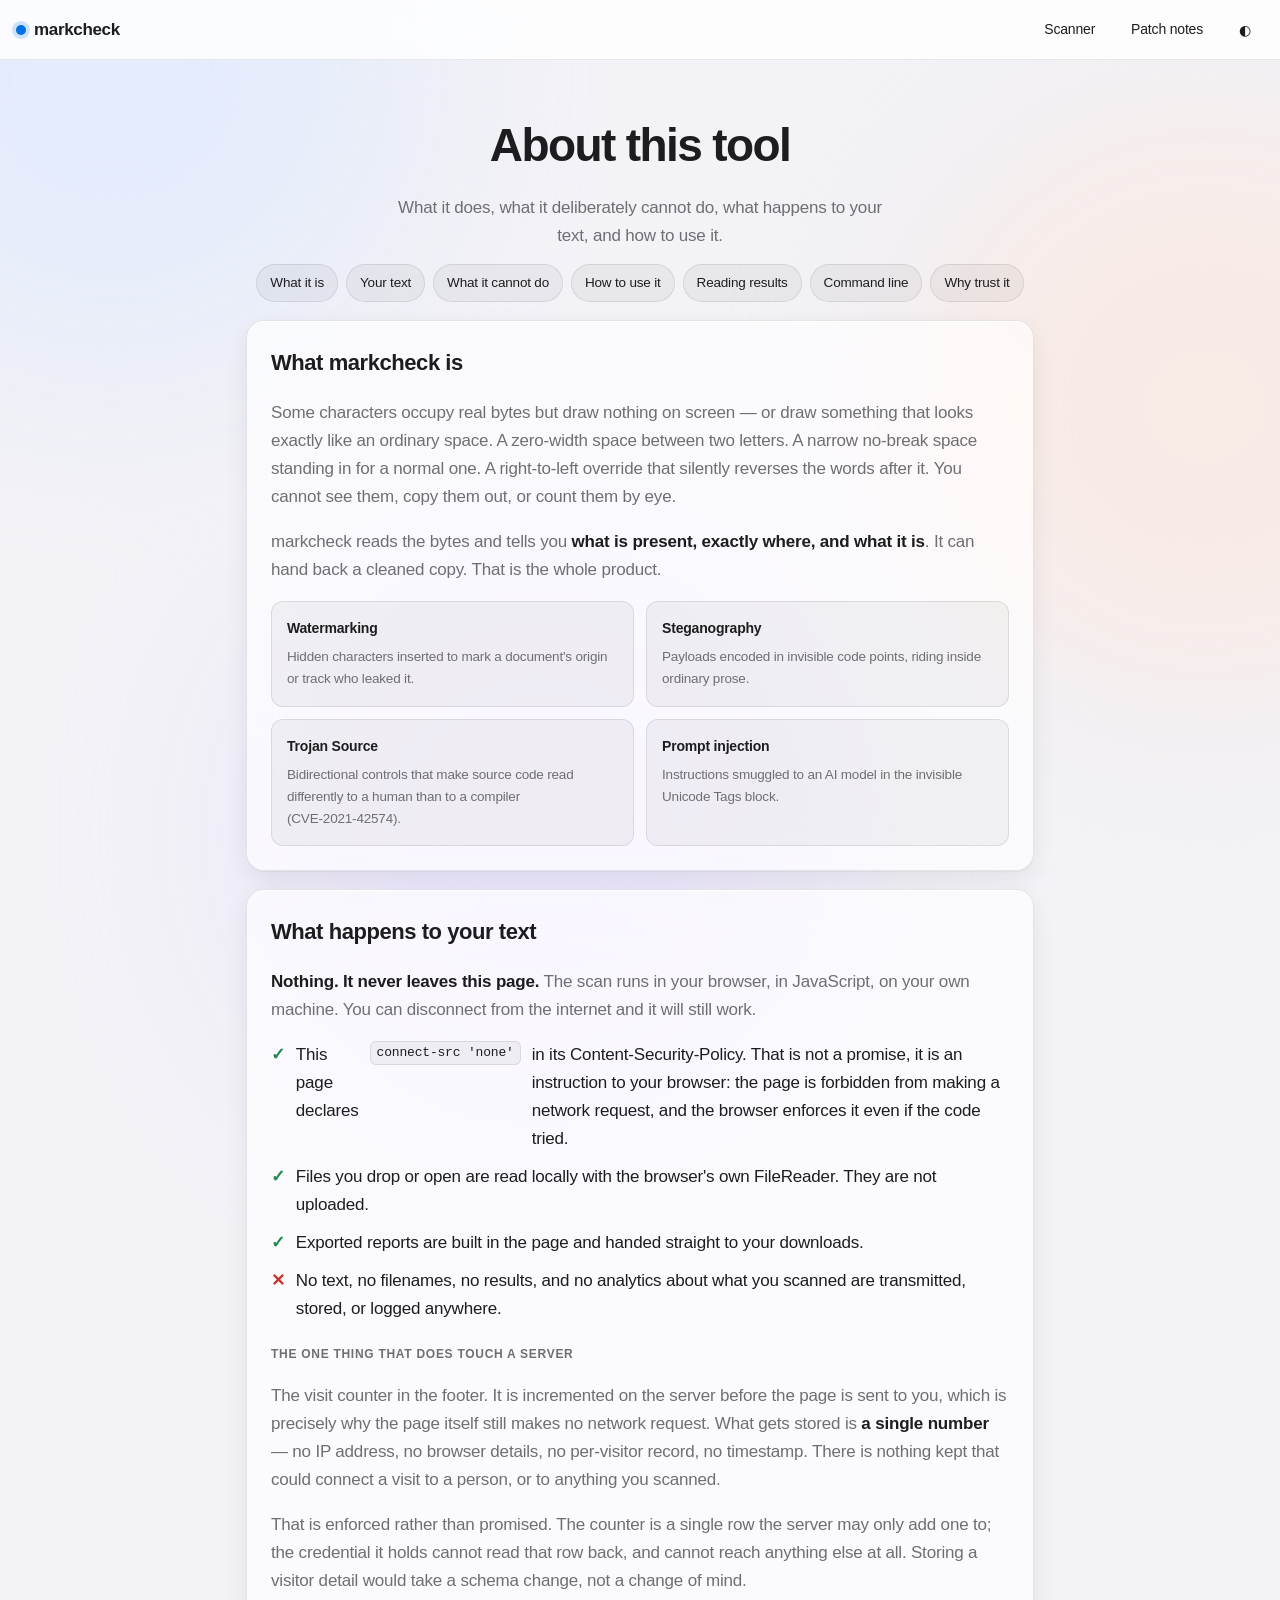
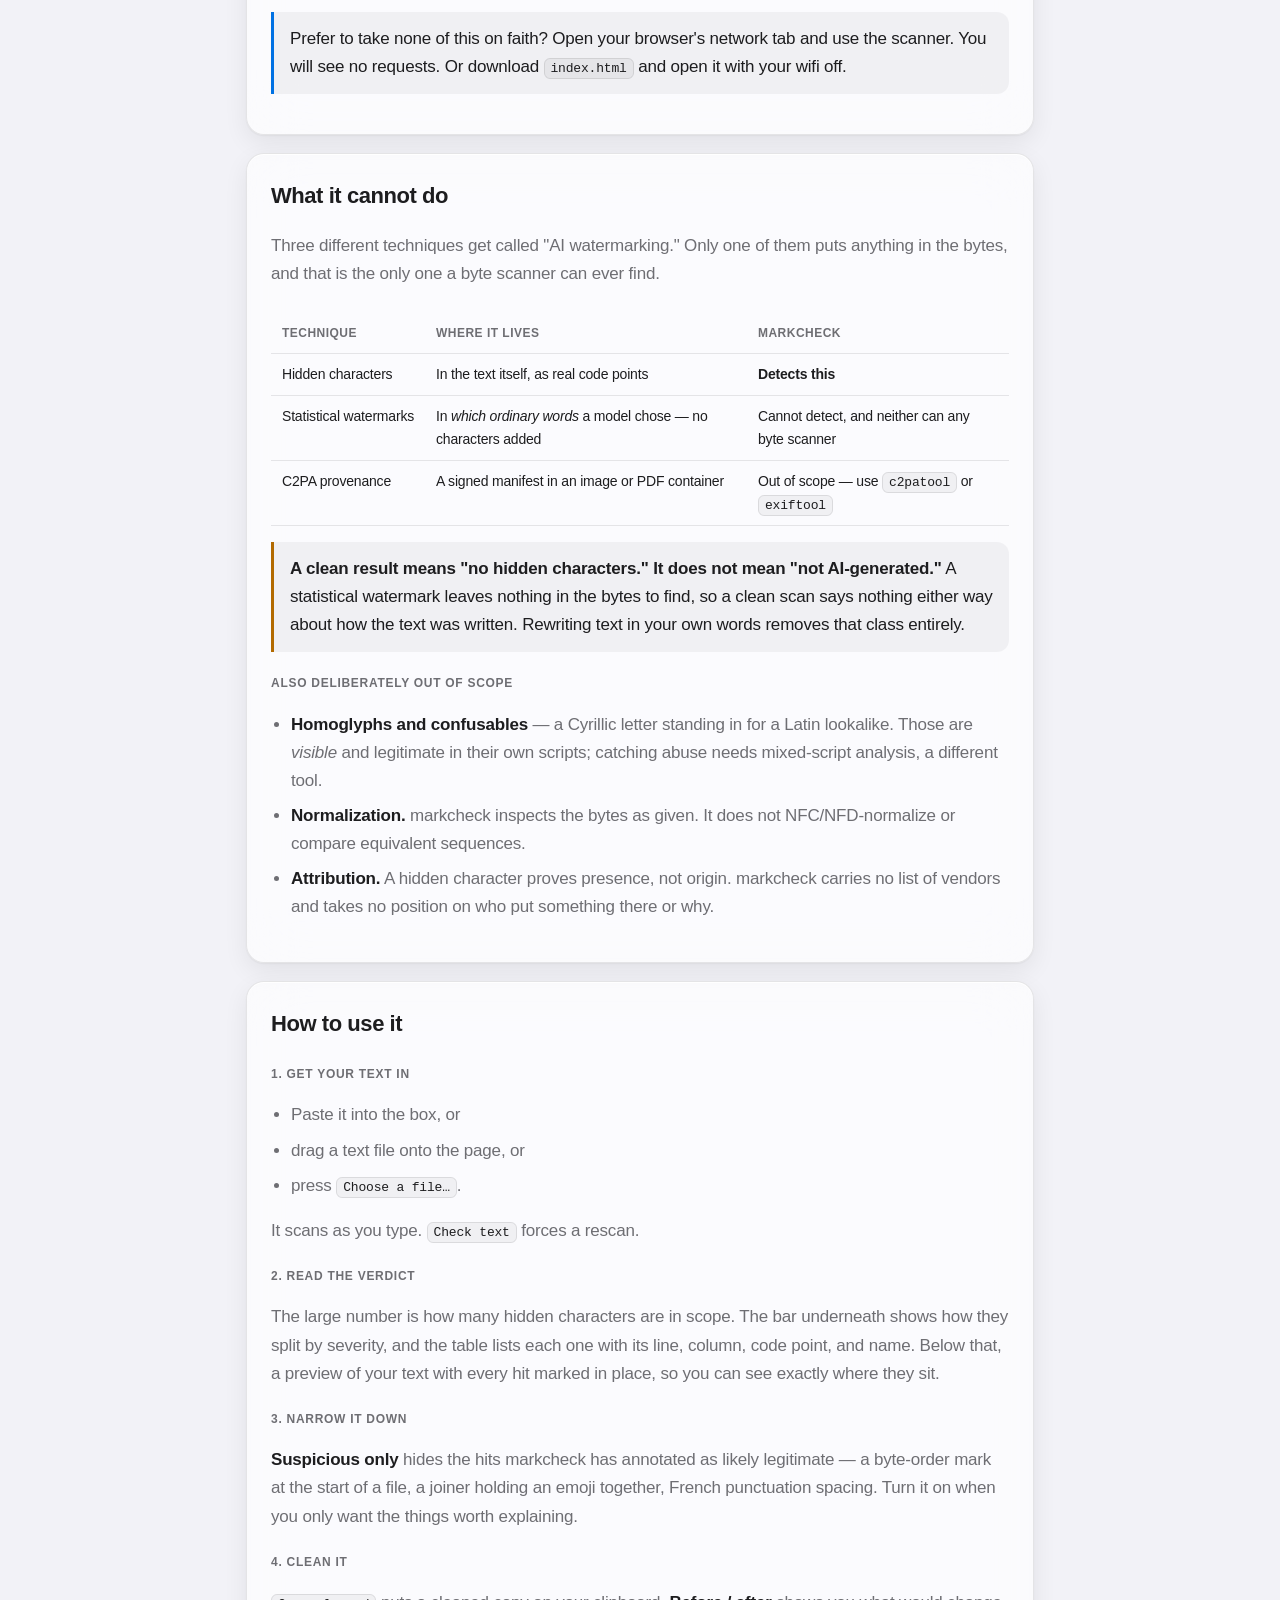
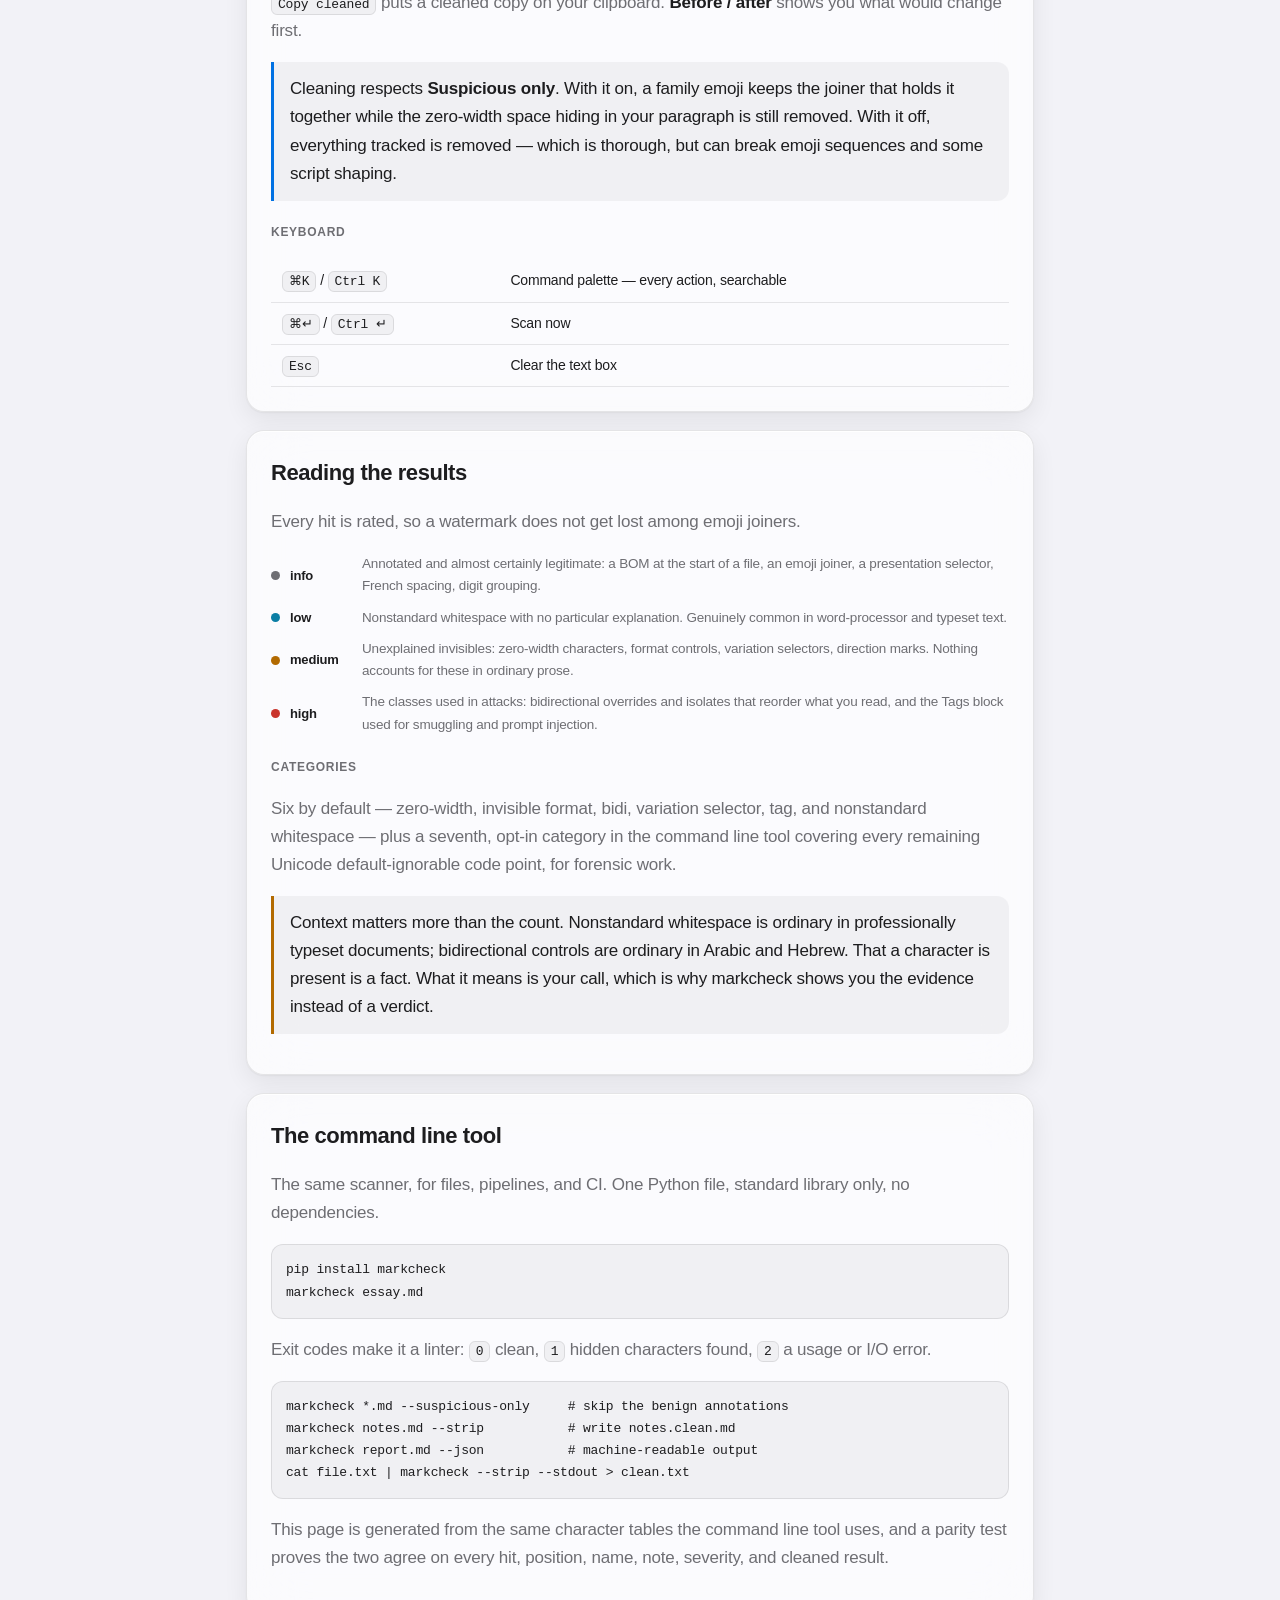
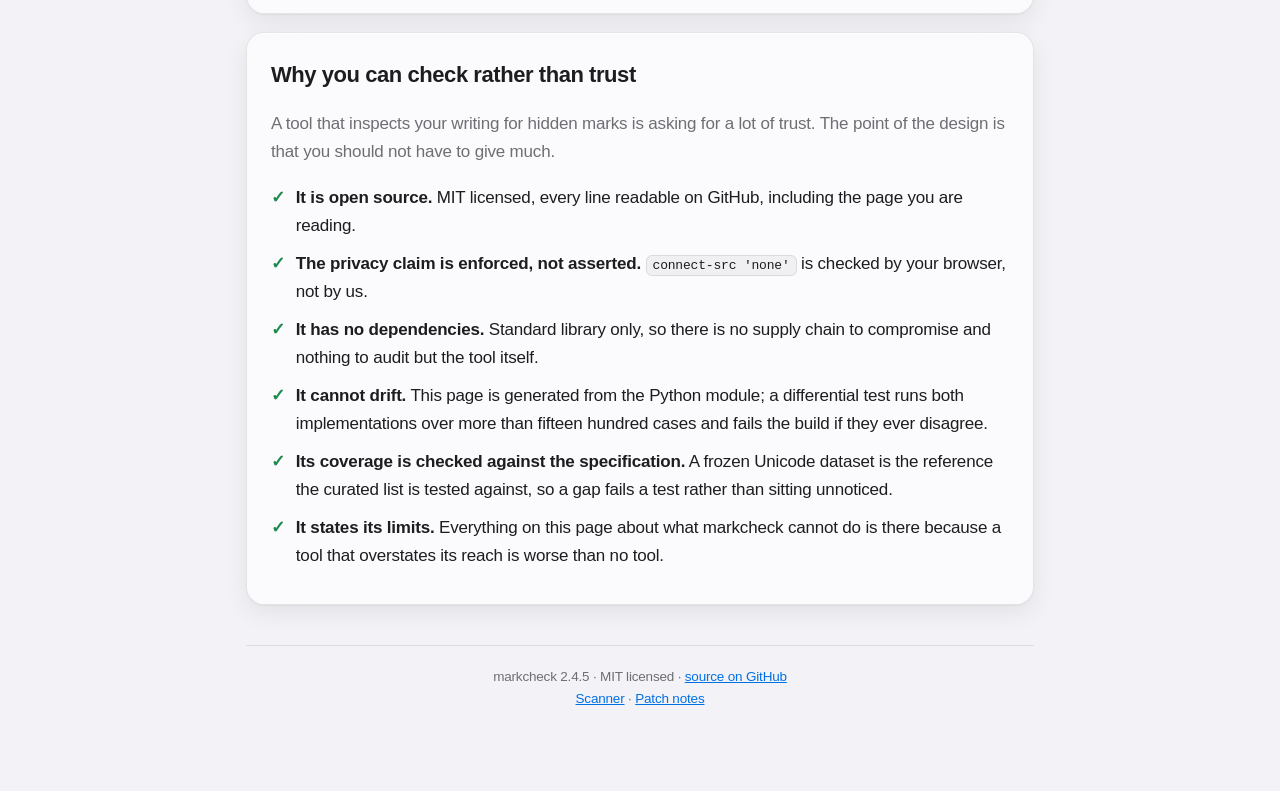
<file: web/about.html>
<!DOCTYPE html>
<html lang="en">
<head>
<meta charset="utf-8">
<meta name="viewport" content="width=device-width, initial-scale=1">
<meta http-equiv="Content-Security-Policy" content="default-src 'none';
  script-src 'unsafe-inline'; style-src 'unsafe-inline'; base-uri 'none';
  form-action 'none'; connect-src 'none'">
<meta name="referrer" content="no-referrer">
<meta name="color-scheme" content="light dark">
<title>markcheck - about this tool</title>
<meta name="description" content="What markcheck does, what it deliberately
cannot do, how it handles your text, and how to use it.">
<link rel="canonical" href="https://markcheck.org/about.html">
<meta property="og:type" content="website">
<meta property="og:site_name" content="markcheck">
<meta property="og:url" content="https://markcheck.org/about.html">
<meta property="og:title" content="About markcheck">
<meta property="og:description" content="What markcheck does, what it deliberately cannot do, what happens to your text, and how to read the results.">
<meta property="og:image" content="https://markcheck.org/og.png">
<meta property="og:image:width" content="1200">
<meta property="og:image:height" content="630">
<meta property="og:image:alt" content="markcheck: find characters hiding in your text">
<meta name="twitter:card" content="summary_large_image">
<meta name="twitter:title" content="About markcheck">
<meta name="twitter:description" content="What markcheck does, what it deliberately cannot do, what happens to your text, and how to read the results.">
<meta name="twitter:image" content="https://markcheck.org/og.png">
<style>
  /* Design system for the about and changelog pages, injected by build_web.py.
     The scanner page is assembled separately and carries its own copy of the
     palette, so this file is not the single source for all three -- a claim an
     earlier version of this comment made and did not earn. The two palettes
     are held together by test_markcheck.TestPaletteParity, which fails if any
     token defined in both ever disagrees.

     Light is the base; dark overrides only the tokens. Both are reachable
     through [data-theme] so the manual switch wins in either direction,
     including against the operating system preference. */
  :root {
    --bg: #f2f2f7;
    --bg-tint-a: #d8e6ff;
    --bg-tint-b: #ffe4d6;
    --bg-tint-c: #e6dcff;
    --glass: rgba(255, 255, 255, 0.66);
    --glass-solid: #ffffff;
    --glass-strong: rgba(255, 255, 255, 0.82);
    --edge: rgba(0, 0, 0, 0.09);
    --edge-lit: rgba(255, 255, 255, 0.9);
    --ink: #1d1d1f;
    --dim: #6e6e73;
    --faint: rgba(0, 0, 0, 0.045);
    --accent: #0071e3;
    --ok: #1d8a4e;
    --info: #6e6e73;
    --low: #0a7ea4;
    --med: #b26a00;
    --high: #c9342b;
    --shadow: 0 1px 2px rgba(0,0,0,.05), 0 8px 24px rgba(0,0,0,.07);
    --radius: 18px;
    --radius-sm: 12px;
    --mono: ui-monospace, SFMono-Regular, "SF Mono", Menlo, Consolas, monospace;
    --sans: -apple-system, BlinkMacSystemFont, "SF Pro Text", "Segoe UI", Roboto,
            Helvetica, Arial, sans-serif;
    --spring: cubic-bezier(0.34, 1.56, 0.64, 1);
    --ease: cubic-bezier(0.22, 1, 0.36, 1);
  }
  @media (prefers-color-scheme: dark) {
    :root:not([data-theme="light"]) {
      --bg: #000000; --bg-tint-a: #0a2f6b; --bg-tint-b: #5c2a00;
      --bg-tint-c: #35206b; --glass: rgba(28, 28, 30, 0.62);
      --glass-solid: #1c1c1e; --glass-strong: rgba(38, 38, 41, 0.86);
      --edge: rgba(255, 255, 255, 0.11); --edge-lit: rgba(255, 255, 255, 0.14);
      --ink: #f5f5f7; --dim: #98989d; --faint: rgba(255, 255, 255, 0.06);
      --accent: #0a84ff; --ok: #30d158; --info: #98989d; --low: #64d2ff;
      --med: #ff9f0a; --high: #ff453a;
      --shadow: 0 1px 2px rgba(0,0,0,.4), 0 8px 24px rgba(0,0,0,.5);
    }
  }
  :root[data-theme="dark"] {
    --bg: #000000; --bg-tint-a: #0a2f6b; --bg-tint-b: #5c2a00;
    --bg-tint-c: #35206b; --glass: rgba(28, 28, 30, 0.62);
    --glass-solid: #1c1c1e; --glass-strong: rgba(38, 38, 41, 0.86);
    --edge: rgba(255, 255, 255, 0.11); --edge-lit: rgba(255, 255, 255, 0.14);
    --ink: #f5f5f7; --dim: #98989d; --faint: rgba(255, 255, 255, 0.06);
    --accent: #0a84ff; --ok: #30d158; --info: #98989d; --low: #64d2ff;
    --med: #ff9f0a; --high: #ff453a;
    --shadow: 0 1px 2px rgba(0,0,0,.4), 0 8px 24px rgba(0,0,0,.5);
  }

  * { box-sizing: border-box; }
  html { -webkit-text-size-adjust: 100%; scroll-padding-top: 76px;
         scroll-behavior: smooth; }
  body {
    margin: 0; background: var(--bg); color: var(--ink);
    font: 17px/1.65 var(--sans); letter-spacing: -0.011em;
    -webkit-font-smoothing: antialiased; min-height: 100vh; overflow-x: hidden;
  }

  .aura {
    position: fixed; inset: -20vmax; z-index: -1; pointer-events: none;
    filter: blur(90px); opacity: 0.5;
  }
  .aura i {
    position: absolute; display: block; border-radius: 50%;
    width: 46vmax; height: 46vmax;
  }
  .aura i:nth-child(1) { background: var(--bg-tint-a); top: 2%; left: 4%;
    animation: drift1 34s var(--ease) infinite alternate; }
  .aura i:nth-child(2) { background: var(--bg-tint-b); top: 26%; right: 2%;
    animation: drift2 42s var(--ease) infinite alternate; }
  .aura i:nth-child(3) { background: var(--bg-tint-c); bottom: 2%; left: 28%;
    animation: drift3 38s var(--ease) infinite alternate; }
  @keyframes drift1 { to { transform: translate3d(8vmax, 6vmax, 0) scale(1.15); } }
  @keyframes drift2 { to { transform: translate3d(-9vmax, 8vmax, 0) scale(1.1); } }
  @keyframes drift3 { to { transform: translate3d(6vmax, -7vmax, 0) scale(1.18); } }
  @keyframes rise { from { opacity: 0; transform: translateY(10px); } }

  /* Glass is applied to container surfaces only. A backdrop-filter per table
     row or preview span would be ruinous on a large document. */
  .glass {
    background: var(--glass);
    -webkit-backdrop-filter: blur(28px) saturate(180%);
    backdrop-filter: blur(28px) saturate(180%);
    border: 1px solid var(--edge); border-radius: var(--radius);
    box-shadow: var(--shadow), inset 0 1px 0 var(--edge-lit);
  }
  @supports not ((backdrop-filter: blur(1px)) or
                 (-webkit-backdrop-filter: blur(1px))) {
    .glass { background: var(--glass-solid); }
  }

  /* Scoped to the page header. A <nav> elsewhere in the document — the
     contents list on the about page, for one — must not inherit sticky
     positioning and a glass slab. */
  body > nav {
    position: sticky; top: 0; z-index: 50; display: flex; align-items: center;
    flex-wrap: wrap;
    gap: 10px; padding: 10px 16px; background: var(--glass-strong);
    -webkit-backdrop-filter: blur(28px) saturate(180%);
    backdrop-filter: blur(28px) saturate(180%);
    border-bottom: 1px solid var(--edge);
  }
  body > nav .wordmark {
    font-weight: 700; font-size: 17px; letter-spacing: -0.02em;
    display: flex; align-items: center; gap: 8px; margin-right: auto;
  }
  body > nav .dot {
    width: 10px; height: 10px; border-radius: 50%; background: var(--accent);
    box-shadow: 0 0 0 4px color-mix(in srgb, var(--accent) 18%, transparent);
  }
  body > nav a, .ghost {
    color: var(--ink); text-decoration: none; font-size: 14px; padding: 7px 12px;
    border-radius: 999px; border: 1px solid transparent; background: transparent;
    cursor: pointer; font-family: inherit;
    transition: background .25s var(--ease), transform .25s var(--spring);
  }
  body > nav a:hover, .ghost:hover { background: var(--faint); }
  body > nav a:active, .ghost:active { transform: scale(0.96); }
  :focus-visible { outline: 2px solid var(--accent); outline-offset: 2px; }

  main { max-width: 820px; margin: 0 auto; padding: 22px 16px 80px; }
  header.hero { text-align: center; padding: 26px 8px 14px; }
  header.hero h1 {
    font-size: clamp(32px, 6vw, 46px); margin: 0 0 10px;
    letter-spacing: -0.035em; font-weight: 700;
  }
  header.hero p { color: var(--dim); margin: 0 auto; max-width: 52ch; }

  footer {
    margin-top: 40px; padding-top: 20px; border-top: 1px solid var(--edge);
    color: var(--dim); font-size: 13.5px; text-align: center;
  }
  footer a { color: var(--accent); }

  @media (max-width: 560px) { main { padding: 16px 12px 64px; } }
  /* The header carries a wordmark, two links and the theme toggle, which at
     the narrowest phone width is wider than the viewport: the toggle hangs off
     the right edge and drags the page into a sideways scroll. Tightening the
     spacing buys back far more room than the few pixels needed, and drops no
     control the reader might want to reach.

     Tightening alone is not enough, which is why the rule above also wraps.
     Measured: tightened but unwrapped, this header still overflowed below
     roughly 260px, which page zoom on a small phone reaches easily. Wrapping
     has no such floor. */
  @media (max-width: 420px) {
    body > nav { gap: 4px; padding: 10px 8px; }
    body > nav a, body > nav .ghost { padding: 7px 8px; }
    body > nav .wordmark { font-size: 15px; }
  }

  /* Motion, transparency, and contrast are user preferences, not decoration
     we get to insist on. */
  @media (prefers-reduced-motion: reduce) {
    *, *::before, *::after {
      animation-duration: .001ms !important; animation-iteration-count: 1 !important;
      transition-duration: .001ms !important; scroll-behavior: auto !important;
    }
  }
  @media (prefers-reduced-transparency: reduce) {
    .glass, body > nav { background: var(--glass-solid);
      -webkit-backdrop-filter: none; backdrop-filter: none; }
    .aura { display: none; }
  }
  @media (prefers-contrast: more) {
    :root { --edge: currentColor; --dim: var(--ink); }
    .glass, body > nav { background: var(--glass-solid);
      -webkit-backdrop-filter: none; backdrop-filter: none; }
    .aura { display: none; }
  }

  .toc {
    display: flex; flex-wrap: wrap; gap: 8px; justify-content: center;
    margin-bottom: 8px;
  }
  .toc a {
    font-size: 13.5px; padding: 7px 13px; border-radius: 999px;
    border: 1px solid var(--edge); background: var(--faint);
    color: var(--ink); text-decoration: none;
    transition: border-color .25s var(--ease), transform .25s var(--spring);
  }
  .toc a:hover { border-color: var(--accent); }
  .toc a:active { transform: scale(0.96); }

  .card { padding: 24px; margin: 18px 0; scroll-margin-top: 80px; }
  .card > h2 {
    font-size: 22px; margin: 0 0 14px; letter-spacing: -0.02em;
    display: flex; align-items: center; gap: 10px;
  }
  .card h3 {
    font-size: 12px; text-transform: uppercase; letter-spacing: 0.06em;
    color: var(--dim); margin: 22px 0 8px; font-weight: 700;
  }
  .card p, .card li { color: var(--dim); }
  .card strong { color: var(--ink); font-weight: 600; }
  .card ul { padding-left: 20px; }
  .card li { margin: 7px 0; }
  code {
    font: 13px/1.4 var(--mono); padding: 2px 6px; border-radius: 6px;
    background: var(--faint); border: 1px solid var(--edge); color: var(--ink);
    white-space: nowrap;
  }
  pre {
    background: var(--faint); border: 1px solid var(--edge);
    border-radius: var(--radius-sm); padding: 14px; overflow-x: auto;
    font: 13px/1.7 var(--mono); color: var(--ink); margin: 12px 0;
  }
  pre code { background: none; border: 0; padding: 0; white-space: pre; }

  .yes, .no {
    display: flex; gap: 11px; align-items: flex-start; margin: 10px 0;
  }
  .yes::before { content: "✓"; color: var(--ok); font-weight: 700;
    flex: 0 0 auto; }
  .no::before { content: "✕"; color: var(--high); font-weight: 700;
    flex: 0 0 auto; }

  .grid { display: grid; gap: 12px; grid-template-columns: 1fr 1fr; }
  @media (max-width: 620px) { .grid { grid-template-columns: 1fr; } }
  .mini {
    padding: 15px; border-radius: var(--radius-sm); border: 1px solid var(--edge);
    background: var(--faint);
  }
  .mini h4 { margin: 0 0 6px; font-size: 14px; }
  .mini p { margin: 0; font-size: 13.5px; }

  .sev { display: flex; align-items: center; gap: 10px; margin: 9px 0; }
  .sev .dot { width: 9px; height: 9px; border-radius: 50%; flex: 0 0 auto; }
  .sev .lbl { font-weight: 600; font-size: 13px; min-width: 62px;
    color: var(--ink); }
  .sev .txt { font-size: 13.5px; color: var(--dim); }

  table { width: 100%; border-collapse: collapse; font-size: 14px;
          margin-top: 10px; }
  th, td { text-align: left; padding: 9px 11px; vertical-align: top;
           border-bottom: 1px solid var(--edge); }
  th { color: var(--dim); font-size: 12px; text-transform: uppercase;
       letter-spacing: 0.04em; }
  td:first-child { white-space: nowrap; }
  .scroll { overflow-x: auto; -webkit-overflow-scrolling: touch; }

  .callout {
    border-left: 3px solid var(--accent); padding: 13px 16px; margin: 16px 0;
    background: var(--faint); border-radius: 0 var(--radius-sm)
    var(--radius-sm) 0;
  }
  .callout.warn { border-left-color: var(--med); }
  @media (max-width: 560px) {
    code { white-space: normal; overflow-wrap: anywhere; }
    /* Every row on this page built as a flex container hits the same trap:
       its text is an anonymous flex item carrying min-width:auto, so it
       refuses to shrink below its longest unbreakable run. "connect-src
       'none'" is one such run, and it pushed the row past the viewport on a
       very narrow screen. Letting the items shrink and long runs break fixes
       the cause, rather than tightening something else to compensate. */
    .yes, .no, .sev, .toc { min-width: 0; overflow-wrap: anywhere; }
    .yes > *, .no > *, .sev > *, .toc > * { min-width: 0; }
  }
</style>
</head>
<body>
<div class="aura" aria-hidden="true"><i></i><i></i><i></i></div>

<nav>
  <span class="wordmark"><span class="dot"></span>markcheck</span>
  <a href="index.html">Scanner</a>
  <a href="changelog.html">Patch notes</a>
  <button class="ghost" id="theme" aria-label="Switch colour theme"
    title="Switch colour theme">◐</button>
</nav>

<main>
  <header class="hero">
    <h1>About this tool</h1>
    <p>What it does, what it deliberately cannot do, what happens to your
      text, and how to use it.</p>
  </header>

  <nav class="toc" aria-label="On this page">
    <a href="#what">What it is</a>
    <a href="#privacy">Your text</a>
    <a href="#cannot">What it cannot do</a>
    <a href="#how">How to use it</a>
    <a href="#severity">Reading results</a>
    <a href="#cli">Command line</a>
    <a href="#trust">Why trust it</a>
  </nav>

  <section class="card glass" id="what">
    <h2>What markcheck is</h2>
    <p>Some characters occupy real bytes but draw nothing on screen — or draw
      something that looks exactly like an ordinary space. A zero-width space
      between two letters. A narrow no-break space standing in for a normal
      one. A right-to-left override that silently reverses the words after it.
      You cannot see them, copy them out, or count them by eye.</p>
    <p>markcheck reads the bytes and tells you <strong>what is present, exactly
      where, and what it is</strong>. It can hand back a cleaned copy. That is
      the whole product.</p>
    <div class="grid">
      <div class="mini">
        <h4>Watermarking</h4>
        <p>Hidden characters inserted to mark a document's origin or track who
          leaked it.</p>
      </div>
      <div class="mini">
        <h4>Steganography</h4>
        <p>Payloads encoded in invisible code points, riding inside ordinary
          prose.</p>
      </div>
      <div class="mini">
        <h4>Trojan Source</h4>
        <p>Bidirectional controls that make source code read differently to a
          human than to a compiler (CVE&#8209;2021&#8209;42574).</p>
      </div>
      <div class="mini">
        <h4>Prompt injection</h4>
        <p>Instructions smuggled to an AI model in the invisible Unicode Tags
          block.</p>
      </div>
    </div>
  </section>

  <section class="card glass" id="privacy">
    <h2>What happens to your text</h2>
    <p><strong>Nothing. It never leaves this page.</strong> The scan runs in
      your browser, in JavaScript, on your own machine. You can disconnect from
      the internet and it will still work.</p>
    <div class="yes">This page declares
      <code>connect-src 'none'</code> in its Content-Security-Policy. That is
      not a promise, it is an instruction to your browser: the page is
      forbidden from making a network request, and the browser enforces it even
      if the code tried.</div>
    <div class="yes">Files you drop or open are read locally with the browser's
      own FileReader. They are not uploaded.</div>
    <div class="yes">Exported reports are built in the page and handed straight
      to your downloads.</div>
    <div class="no">No text, no filenames, no results, and no analytics about
      what you scanned are transmitted, stored, or logged anywhere.</div>
    <h3>The one thing that does touch a server</h3>
    <p>The visit counter in the footer. It is incremented on the server before
      the page is sent to you, which is precisely why the page itself still
      makes no network request. What gets stored is <strong>a single
      number</strong> — no IP address, no browser details, no per-visitor
      record, no timestamp. There is nothing kept that could connect a visit to
      a person, or to anything you scanned.</p>
    <p>That is enforced rather than promised. The counter is a single row the
      server may only add one to; the credential it holds cannot read that row
      back, and cannot reach anything else at all. Storing a visitor detail
      would take a schema change, not a change of mind.</p>
    <div class="callout">Prefer to take none of this on faith? Open your
      browser's network tab and use the scanner. You will see no requests. Or
      download <code>index.html</code> and open it with your wifi off.</div>
  </section>

  <section class="card glass" id="cannot">
    <h2>What it cannot do</h2>
    <p>Three different techniques get called "AI watermarking." Only one of
      them puts anything in the bytes, and that is the only one a byte scanner
      can ever find.</p>
    <div class="scroll"><table>
      <thead><tr><th>Technique</th><th>Where it lives</th>
        <th>markcheck</th></tr></thead>
      <tbody>
        <tr><td>Hidden characters</td>
          <td>In the text itself, as real code points</td>
          <td><strong>Detects this</strong></td></tr>
        <tr><td>Statistical watermarks</td>
          <td>In <em>which ordinary words</em> a model chose — no characters
            added</td>
          <td>Cannot detect, and neither can any byte scanner</td></tr>
        <tr><td>C2PA provenance</td>
          <td>A signed manifest in an image or PDF container</td>
          <td>Out of scope — use <code>c2patool</code> or
            <code>exiftool</code></td></tr>
      </tbody>
    </table></div>
    <div class="callout warn"><strong>A clean result means "no hidden
      characters." It does not mean "not AI-generated."</strong> A statistical
      watermark leaves nothing in the bytes to find, so a clean scan says
      nothing either way about how the text was written. Rewriting text in your
      own words removes that class entirely.</div>
    <h3>Also deliberately out of scope</h3>
    <ul>
      <li><strong>Homoglyphs and confusables</strong> — a Cyrillic letter
        standing in for a Latin lookalike. Those are <em>visible</em> and
        legitimate in their own scripts; catching abuse needs mixed-script
        analysis, a different tool.</li>
      <li><strong>Normalization.</strong> markcheck inspects the bytes as
        given. It does not NFC/NFD-normalize or compare equivalent
        sequences.</li>
      <li><strong>Attribution.</strong> A hidden character proves presence, not
        origin. markcheck carries no list of vendors and takes no position on
        who put something there or why.</li>
    </ul>
  </section>

  <section class="card glass" id="how">
    <h2>How to use it</h2>
    <h3>1. Get your text in</h3>
    <ul>
      <li>Paste it into the box, or</li>
      <li>drag a text file onto the page, or</li>
      <li>press <code>Choose a file…</code>.</li>
    </ul>
    <p>It scans as you type. <code>Check text</code> forces a rescan.</p>
    <h3>2. Read the verdict</h3>
    <p>The large number is how many hidden characters are in scope. The bar
      underneath shows how they split by severity, and the table lists each one
      with its line, column, code point, and name. Below that, a preview of
      your text with every hit marked in place, so you can see exactly where
      they sit.</p>
    <h3>3. Narrow it down</h3>
    <p><strong>Suspicious only</strong> hides the hits markcheck has annotated
      as likely legitimate — a byte-order mark at the start of a file, a joiner
      holding an emoji together, French punctuation spacing. Turn it on when
      you only want the things worth explaining.</p>
    <h3>4. Clean it</h3>
    <p><code>Copy cleaned</code> puts a cleaned copy on your clipboard.
      <strong>Before / after</strong> shows you what would change first.</p>
    <div class="callout">Cleaning respects <strong>Suspicious only</strong>. With
      it on, a family emoji keeps the joiner that holds it together while the
      zero-width space hiding in your paragraph is still removed. With it off,
      everything tracked is removed — which is thorough, but can break emoji
      sequences and some script shaping.</div>
    <h3>Keyboard</h3>
    <div class="scroll"><table>
      <tbody>
        <tr><td><code>⌘K</code> / <code>Ctrl K</code></td>
          <td>Command palette — every action, searchable</td></tr>
        <tr><td><code>⌘↵</code> / <code>Ctrl ↵</code></td><td>Scan now</td></tr>
        <tr><td><code>Esc</code></td><td>Clear the text box</td></tr>
      </tbody>
    </table></div>
  </section>

  <section class="card glass" id="severity">
    <h2>Reading the results</h2>
    <p>Every hit is rated, so a watermark does not get lost among emoji
      joiners.</p>
    <div class="sev"><span class="dot" style="background:var(--info)"></span>
      <span class="lbl">info</span><span class="txt">Annotated and almost
      certainly legitimate: a BOM at the start of a file, an emoji joiner, a
      presentation selector, French spacing, digit grouping.</span></div>
    <div class="sev"><span class="dot" style="background:var(--low)"></span>
      <span class="lbl">low</span><span class="txt">Nonstandard whitespace with
      no particular explanation. Genuinely common in word-processor and
      typeset text.</span></div>
    <div class="sev"><span class="dot" style="background:var(--med)"></span>
      <span class="lbl">medium</span><span class="txt">Unexplained invisibles:
      zero-width characters, format controls, variation selectors, direction
      marks. Nothing accounts for these in ordinary prose.</span></div>
    <div class="sev"><span class="dot" style="background:var(--high)"></span>
      <span class="lbl">high</span><span class="txt">The classes used in
      attacks: bidirectional overrides and isolates that reorder what you read,
      and the Tags block used for smuggling and prompt injection.</span></div>
    <h3>Categories</h3>
    <p>Six by default — zero-width, invisible format, bidi, variation selector,
      tag, and nonstandard whitespace — plus a seventh, opt-in category in the
      command line tool covering every remaining Unicode default-ignorable code
      point, for forensic work.</p>
    <div class="callout warn">Context matters more than the count. Nonstandard
      whitespace is ordinary in professionally typeset documents; bidirectional
      controls are ordinary in Arabic and Hebrew. That a character is present
      is a fact. What it means is your call, which is why markcheck shows you
      the evidence instead of a verdict.</div>
  </section>

  <section class="card glass" id="cli">
    <h2>The command line tool</h2>
    <p>The same scanner, for files, pipelines, and CI. One Python file,
      standard library only, no dependencies.</p>
    <pre><code>pip install markcheck
markcheck essay.md</code></pre>
    <p>Exit codes make it a linter: <code>0</code> clean, <code>1</code> hidden
      characters found, <code>2</code> a usage or I/O error.</p>
    <pre><code>markcheck *.md --suspicious-only     # skip the benign annotations
markcheck notes.md --strip           # write notes.clean.md
markcheck report.md --json           # machine-readable output
cat file.txt | markcheck --strip --stdout &gt; clean.txt</code></pre>
    <p>This page is generated from the same character tables the command line
      tool uses, and a parity test proves the two agree on every hit, position,
      name, note, severity, and cleaned result.</p>
  </section>

  <section class="card glass" id="trust">
    <h2>Why you can check rather than trust</h2>
    <p>A tool that inspects your writing for hidden marks is asking for a lot
      of trust. The point of the design is that you should not have to give
      much.</p>
    <div class="yes"><span><strong>It is open source.</strong> MIT licensed,
      every line readable on GitHub, including the page you are reading.</span></div>
    <div class="yes"><span><strong>The privacy claim is enforced, not
      asserted.</strong> <code>connect-src 'none'</code> is checked by your
      browser, not by us.</span></div>
    <div class="yes"><span><strong>It has no dependencies.</strong> Standard
      library only, so there is no supply chain to compromise and nothing to
      audit but the tool itself.</span></div>
    <div class="yes"><span><strong>It cannot drift.</strong> This page is
      generated from the Python module; a differential test runs both
      implementations over more than fifteen hundred cases and fails the build
      if they ever disagree.</span></div>
    <div class="yes"><span><strong>Its coverage is checked against the
      specification.</strong> A frozen Unicode dataset is the reference the
      curated list is tested against, so a gap fails a test rather than sitting
      unnoticed.</span></div>
    <div class="yes"><span><strong>It states its limits.</strong> Everything on
      this page about what markcheck cannot do is there because a tool that
      overstates its reach is worse than no tool.</span></div>
  </section>

  <footer>
    markcheck 2.4.5 &middot; MIT licensed &middot;
    <a href="https://github.com/MavProDev/markcheck" rel="noopener noreferrer">source
    on GitHub</a><br>
    <a href="index.html">Scanner</a> &middot;
    <a href="changelog.html">Patch notes</a>
  </footer>
</main>

<script>
const saved = (function () {
  try { return localStorage.getItem("markcheck-theme"); } catch (e) { return null; }
})();
if (saved) { document.documentElement.setAttribute("data-theme", saved); }
document.getElementById("theme").addEventListener("click", function () {
  const dark = window.matchMedia("(prefers-color-scheme: dark)").matches;
  const current = document.documentElement.getAttribute("data-theme") ||
    (dark ? "dark" : "light");
  const next = current === "dark" ? "light" : "dark";
  document.documentElement.setAttribute("data-theme", next);
  try { localStorage.setItem("markcheck-theme", next); } catch (e) { /* private */ }
});
</script>
</body>
</html>
</file>
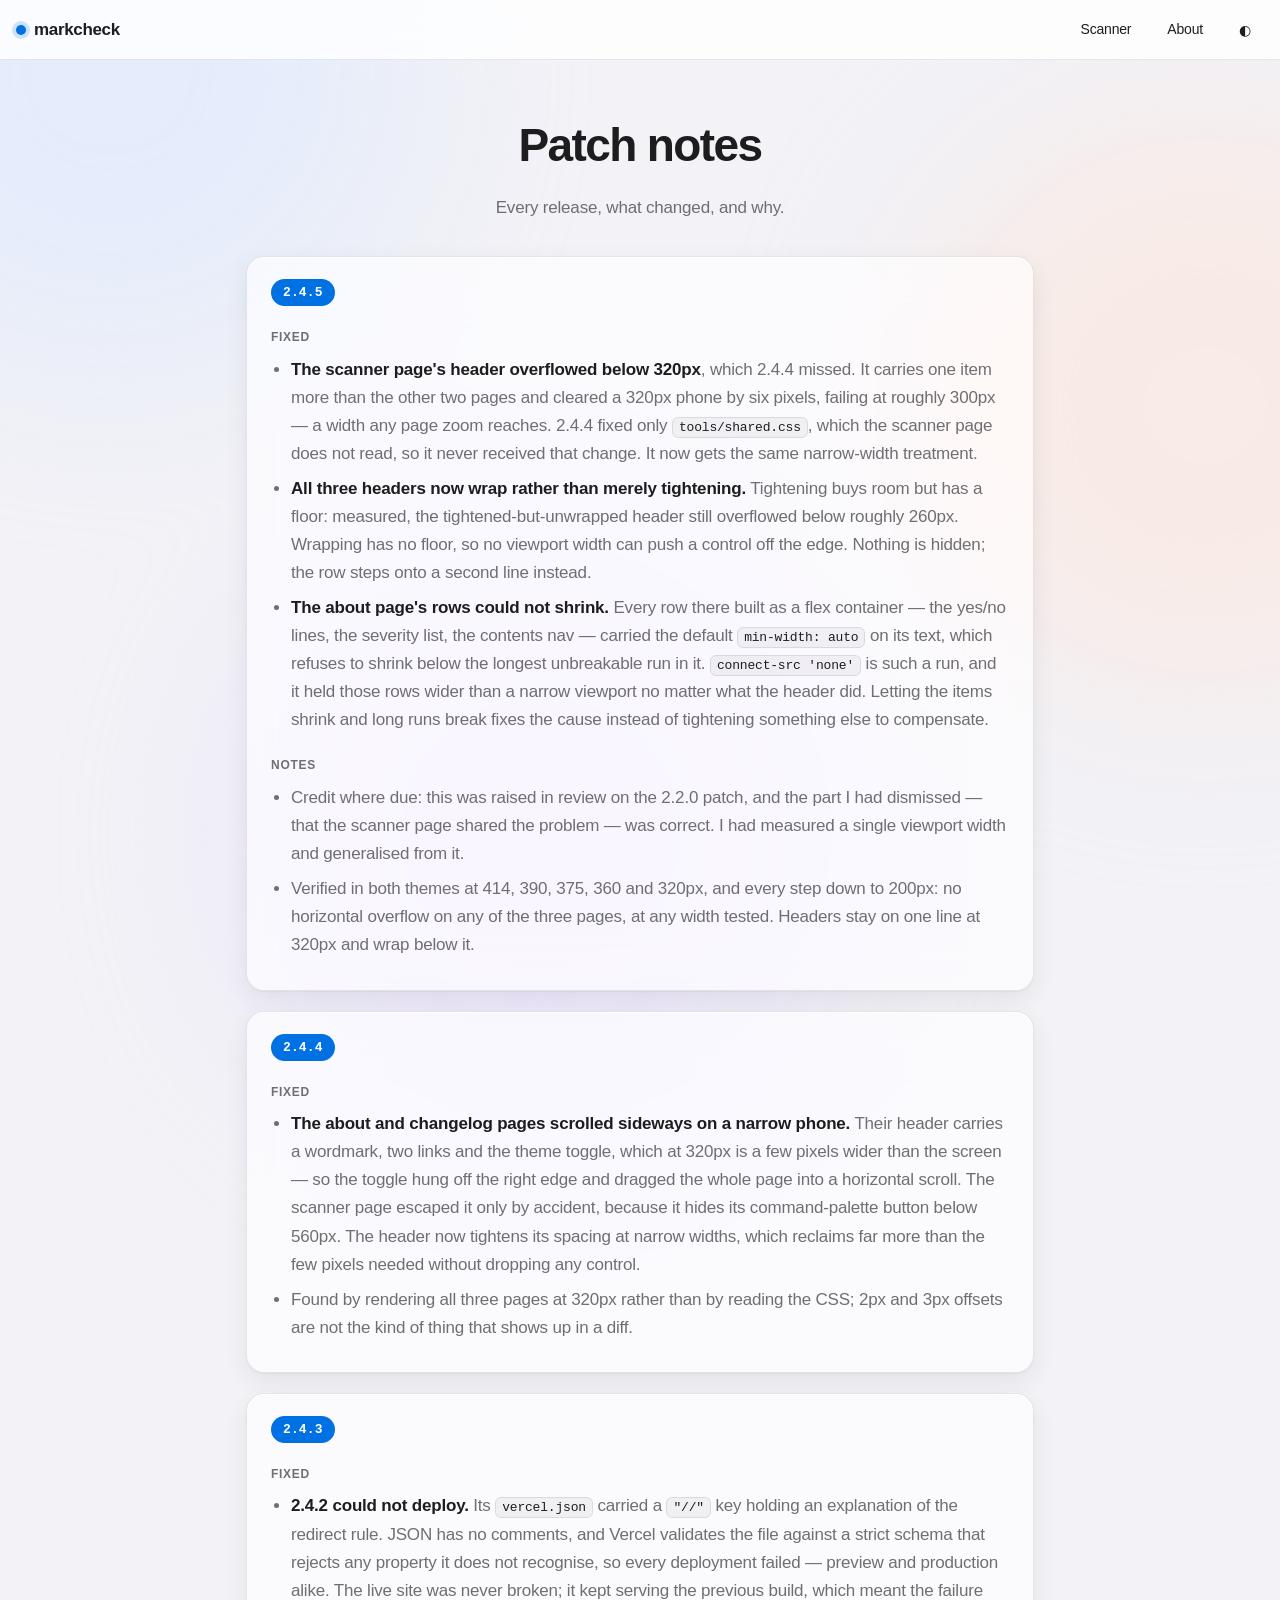
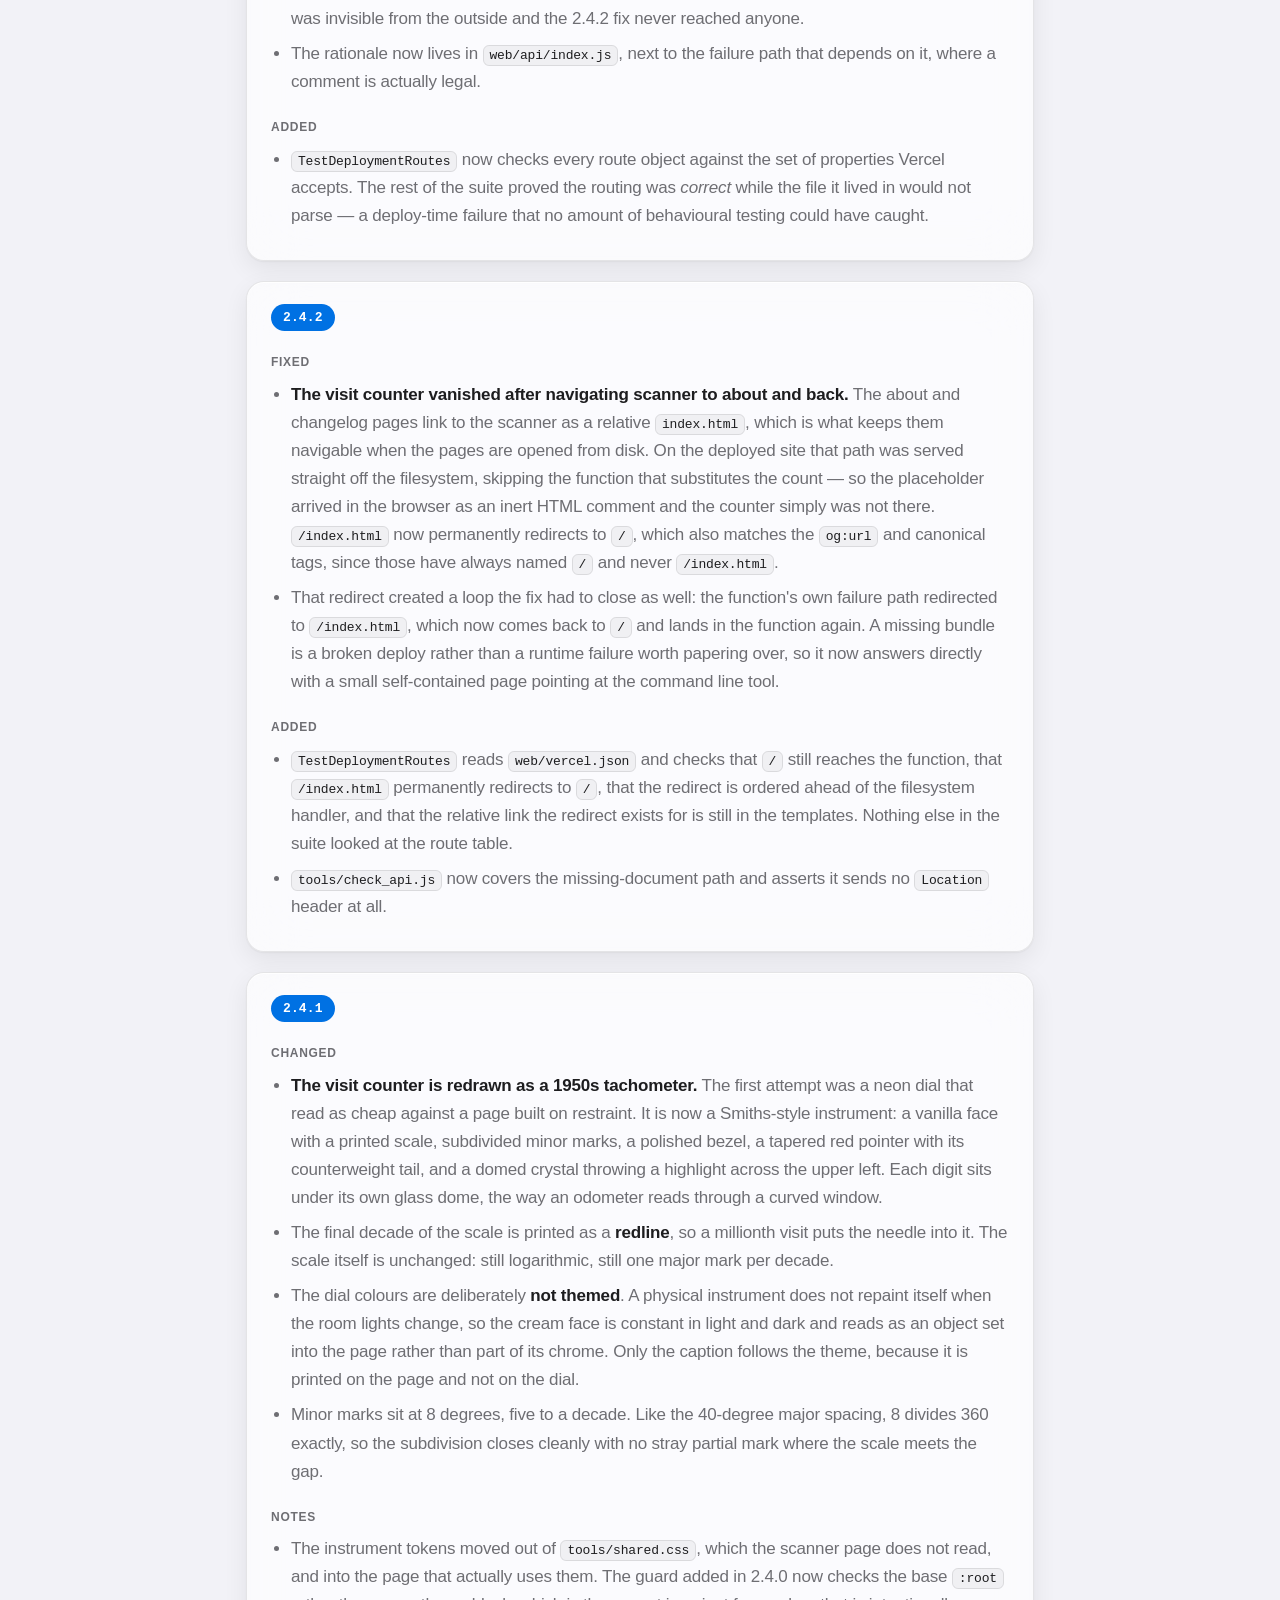
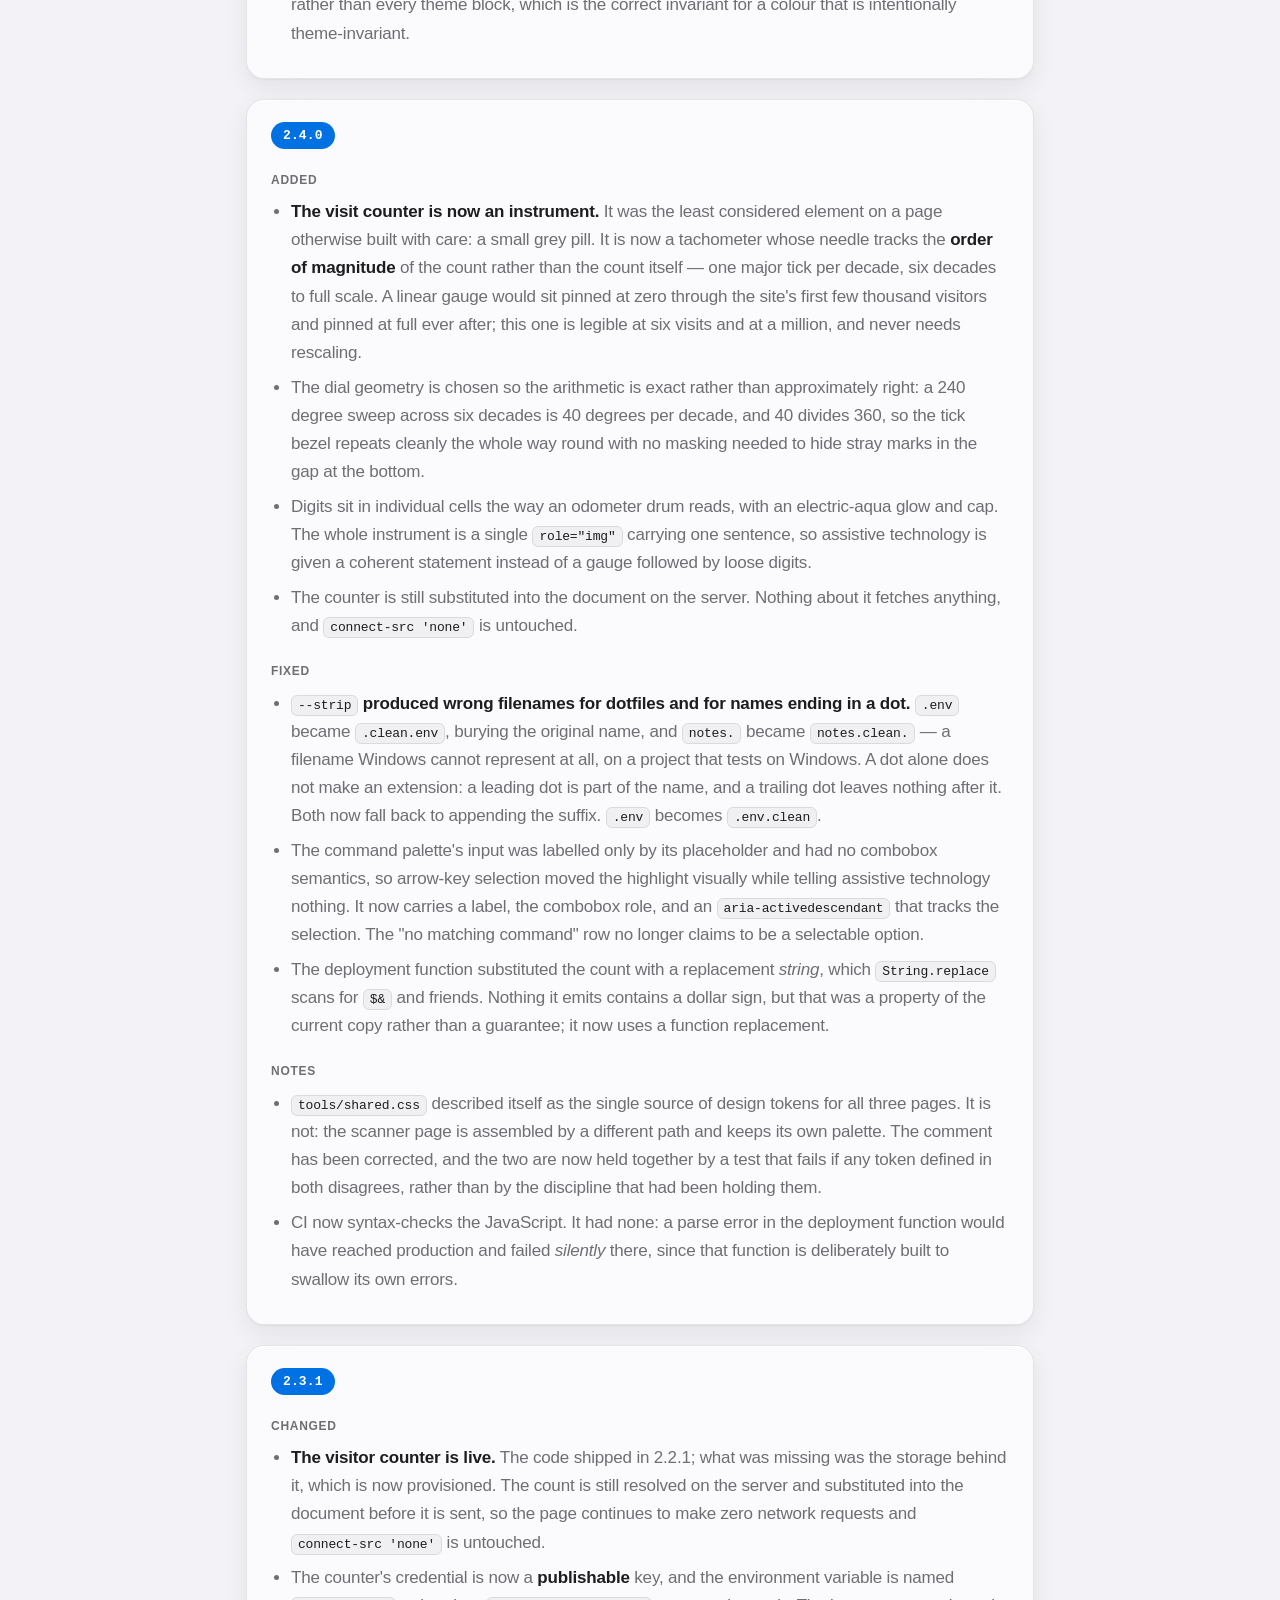
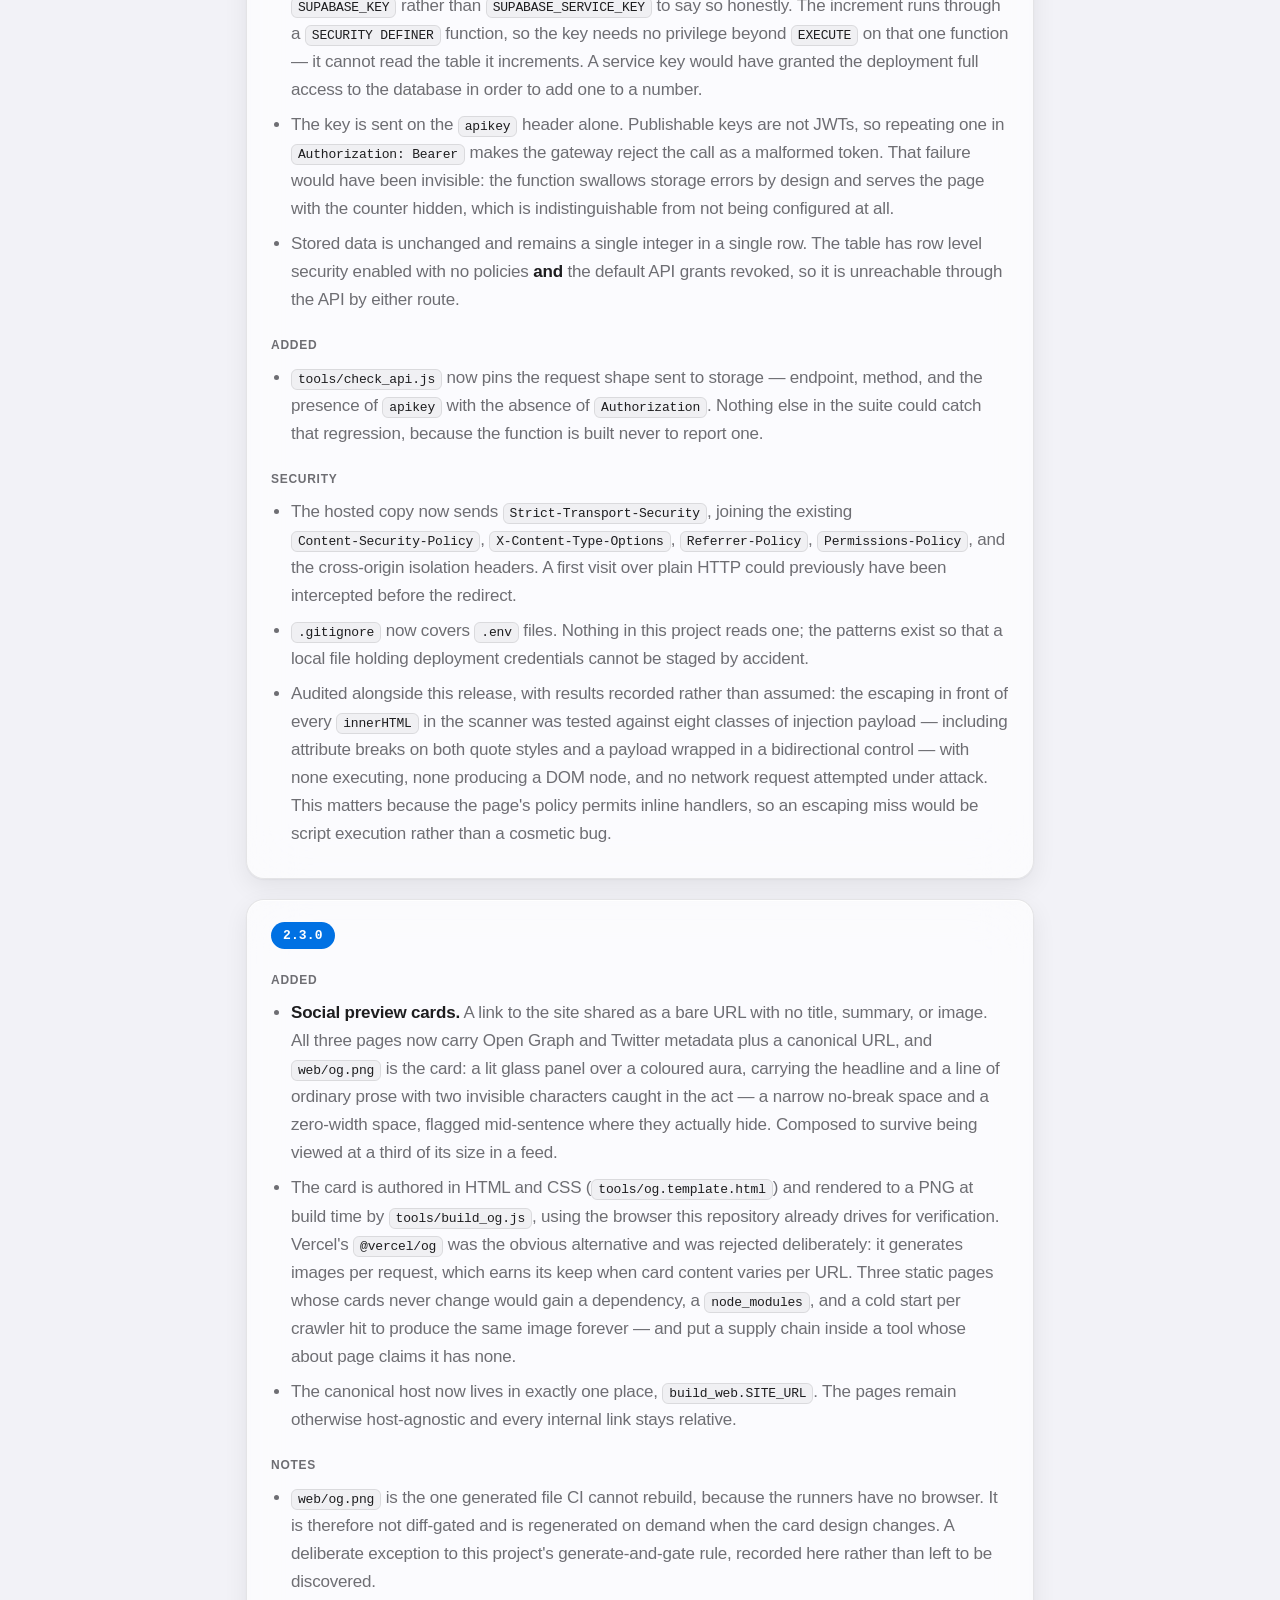
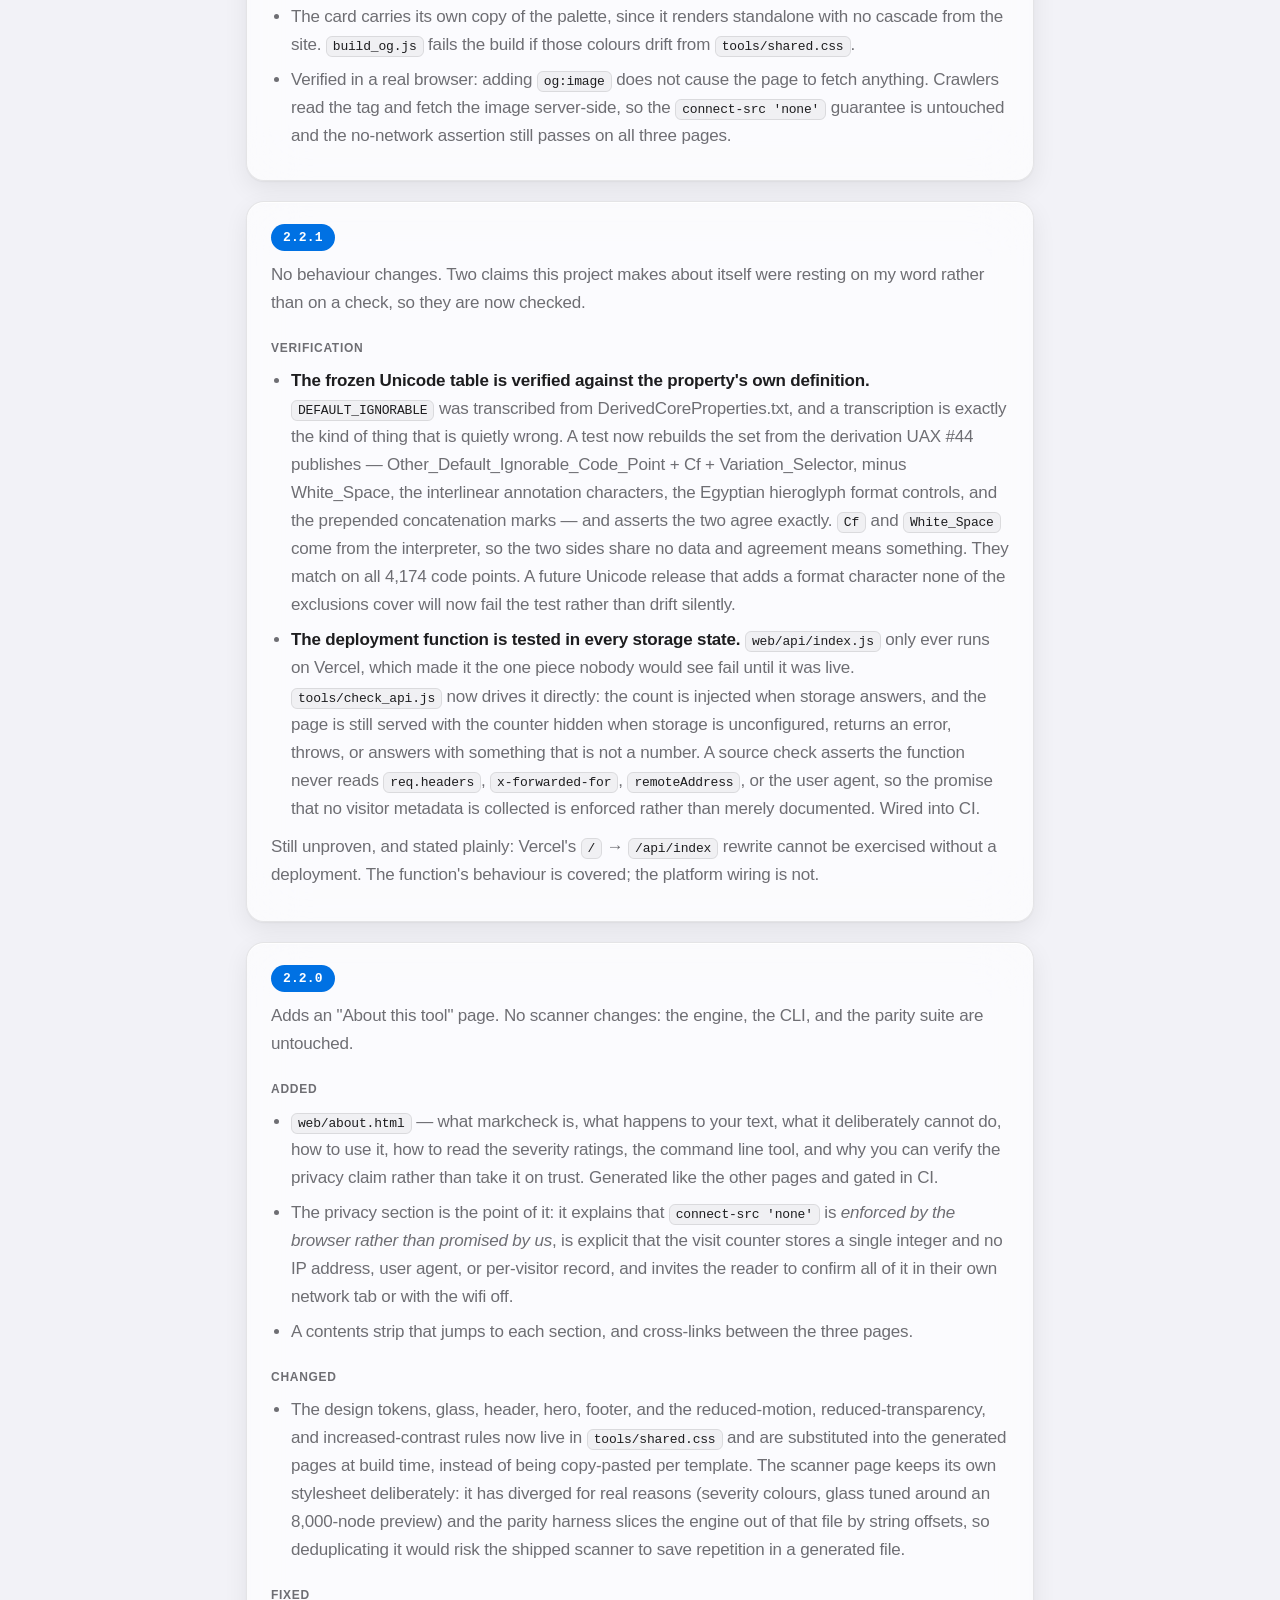
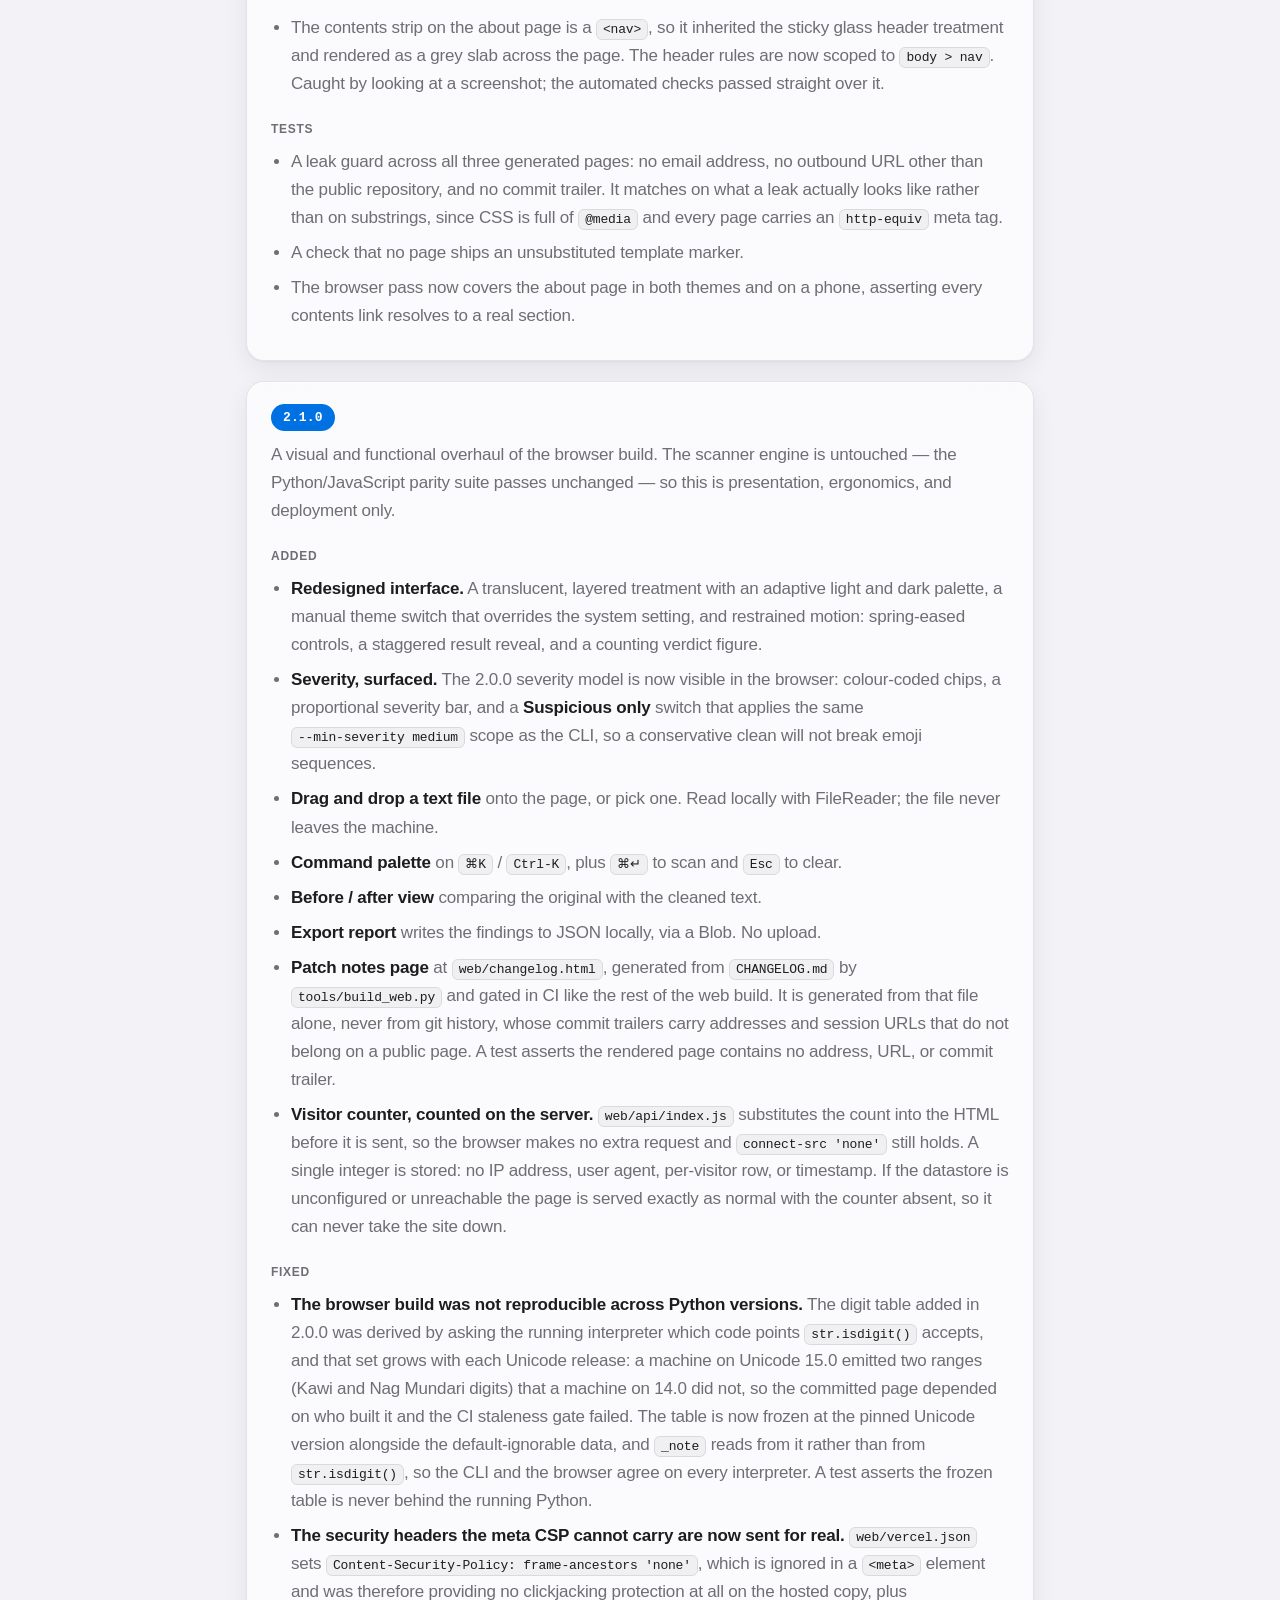
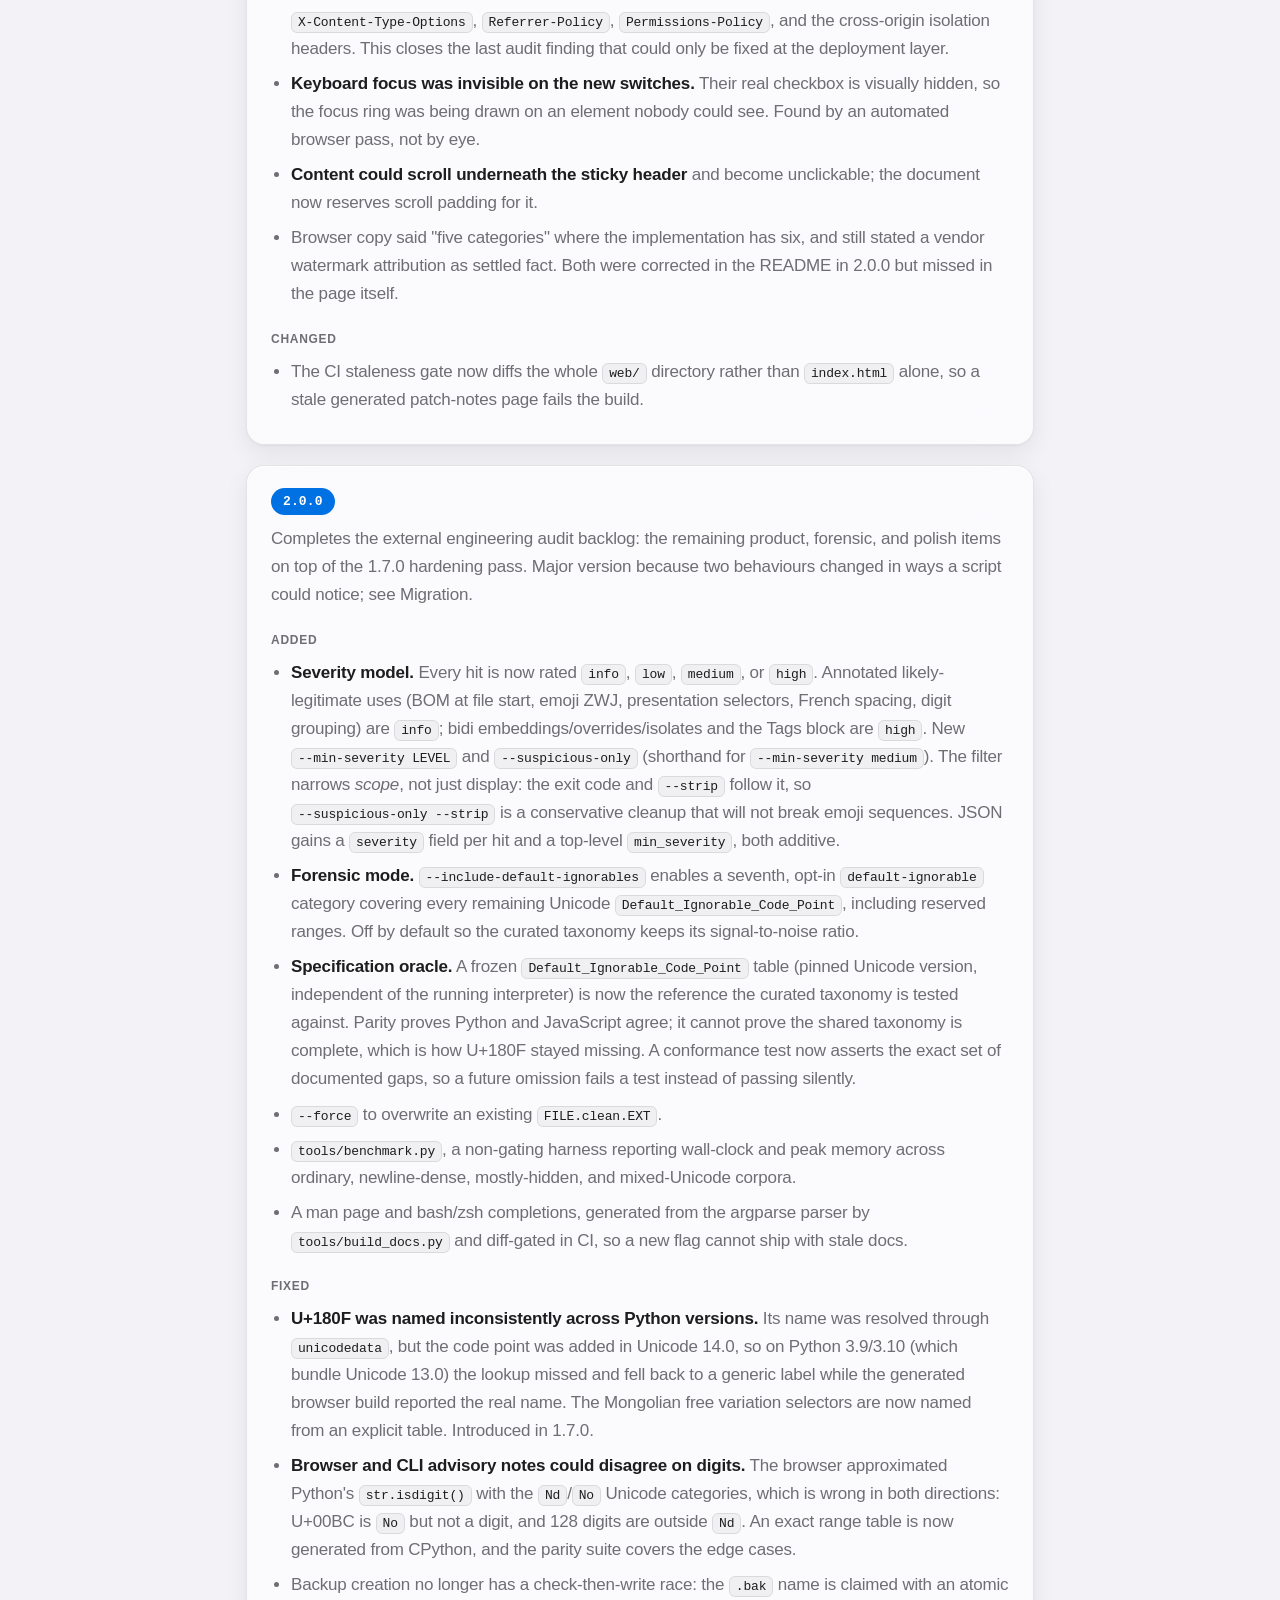
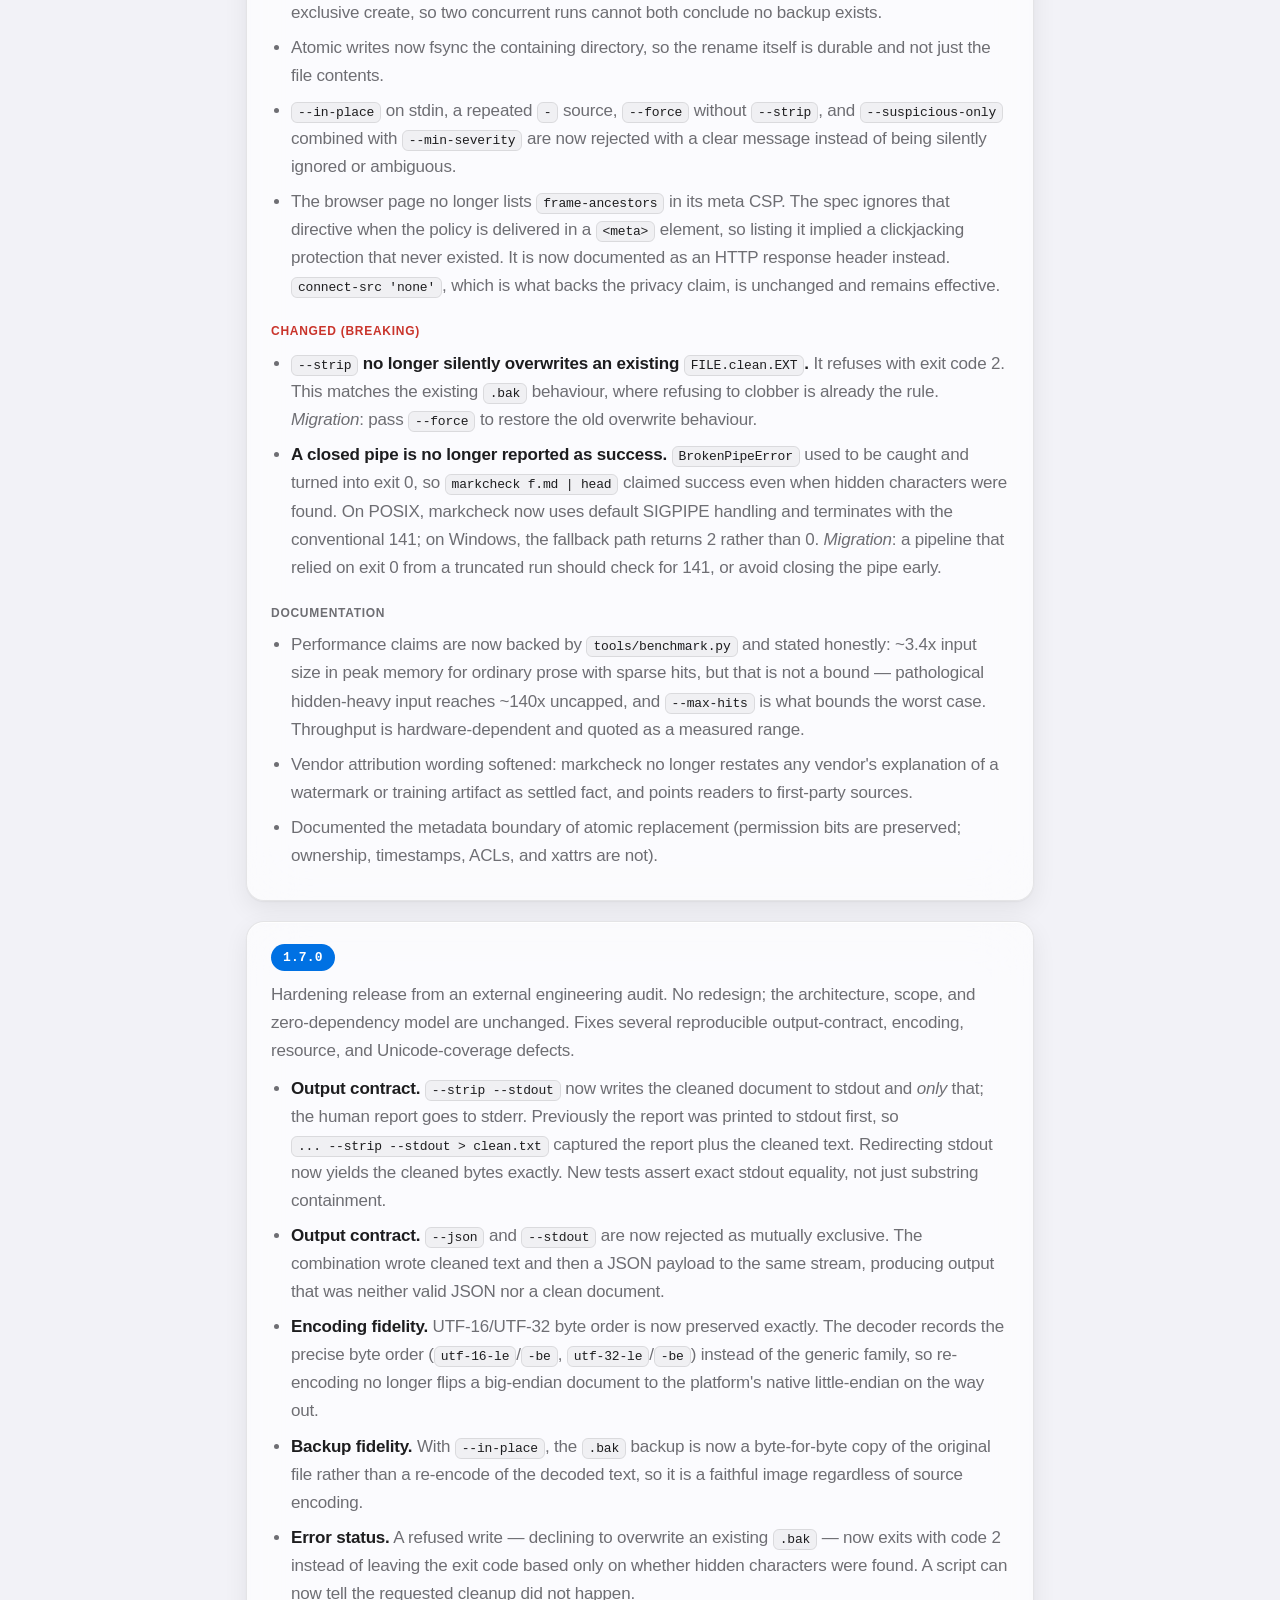
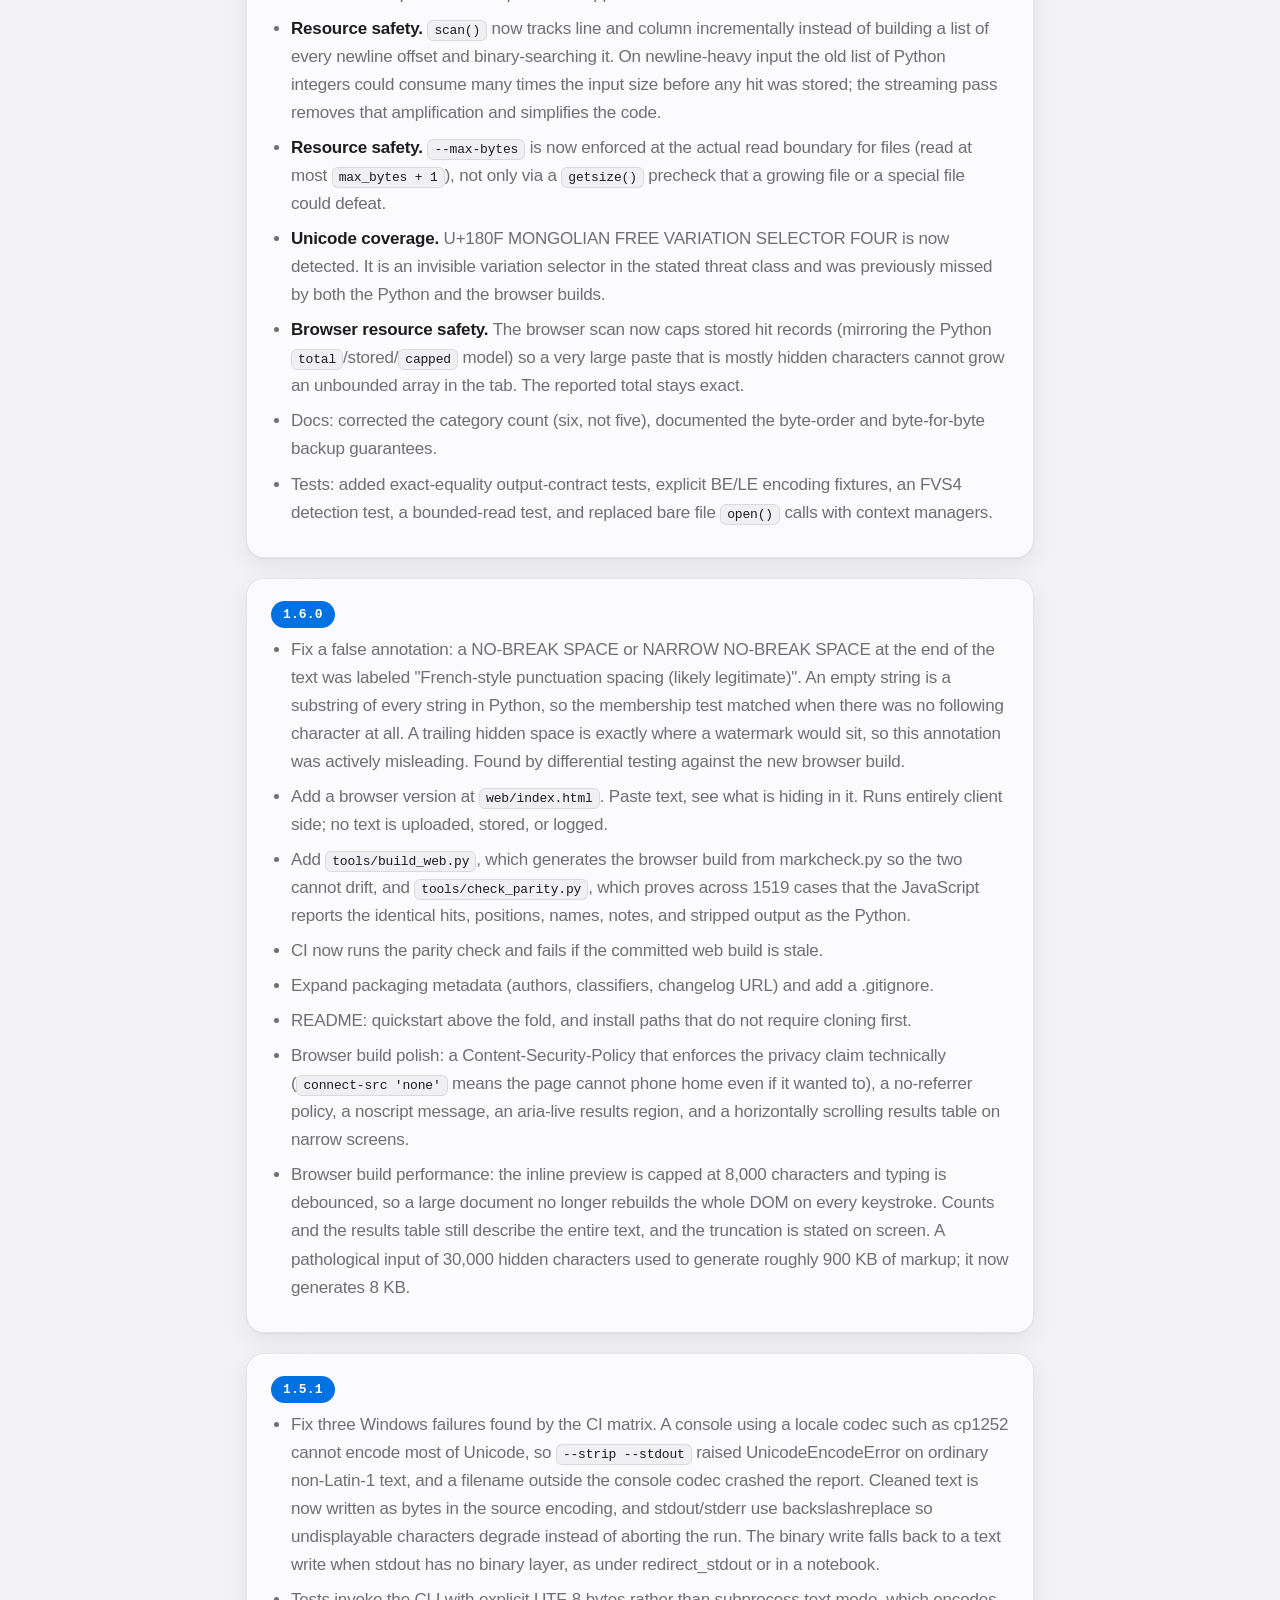
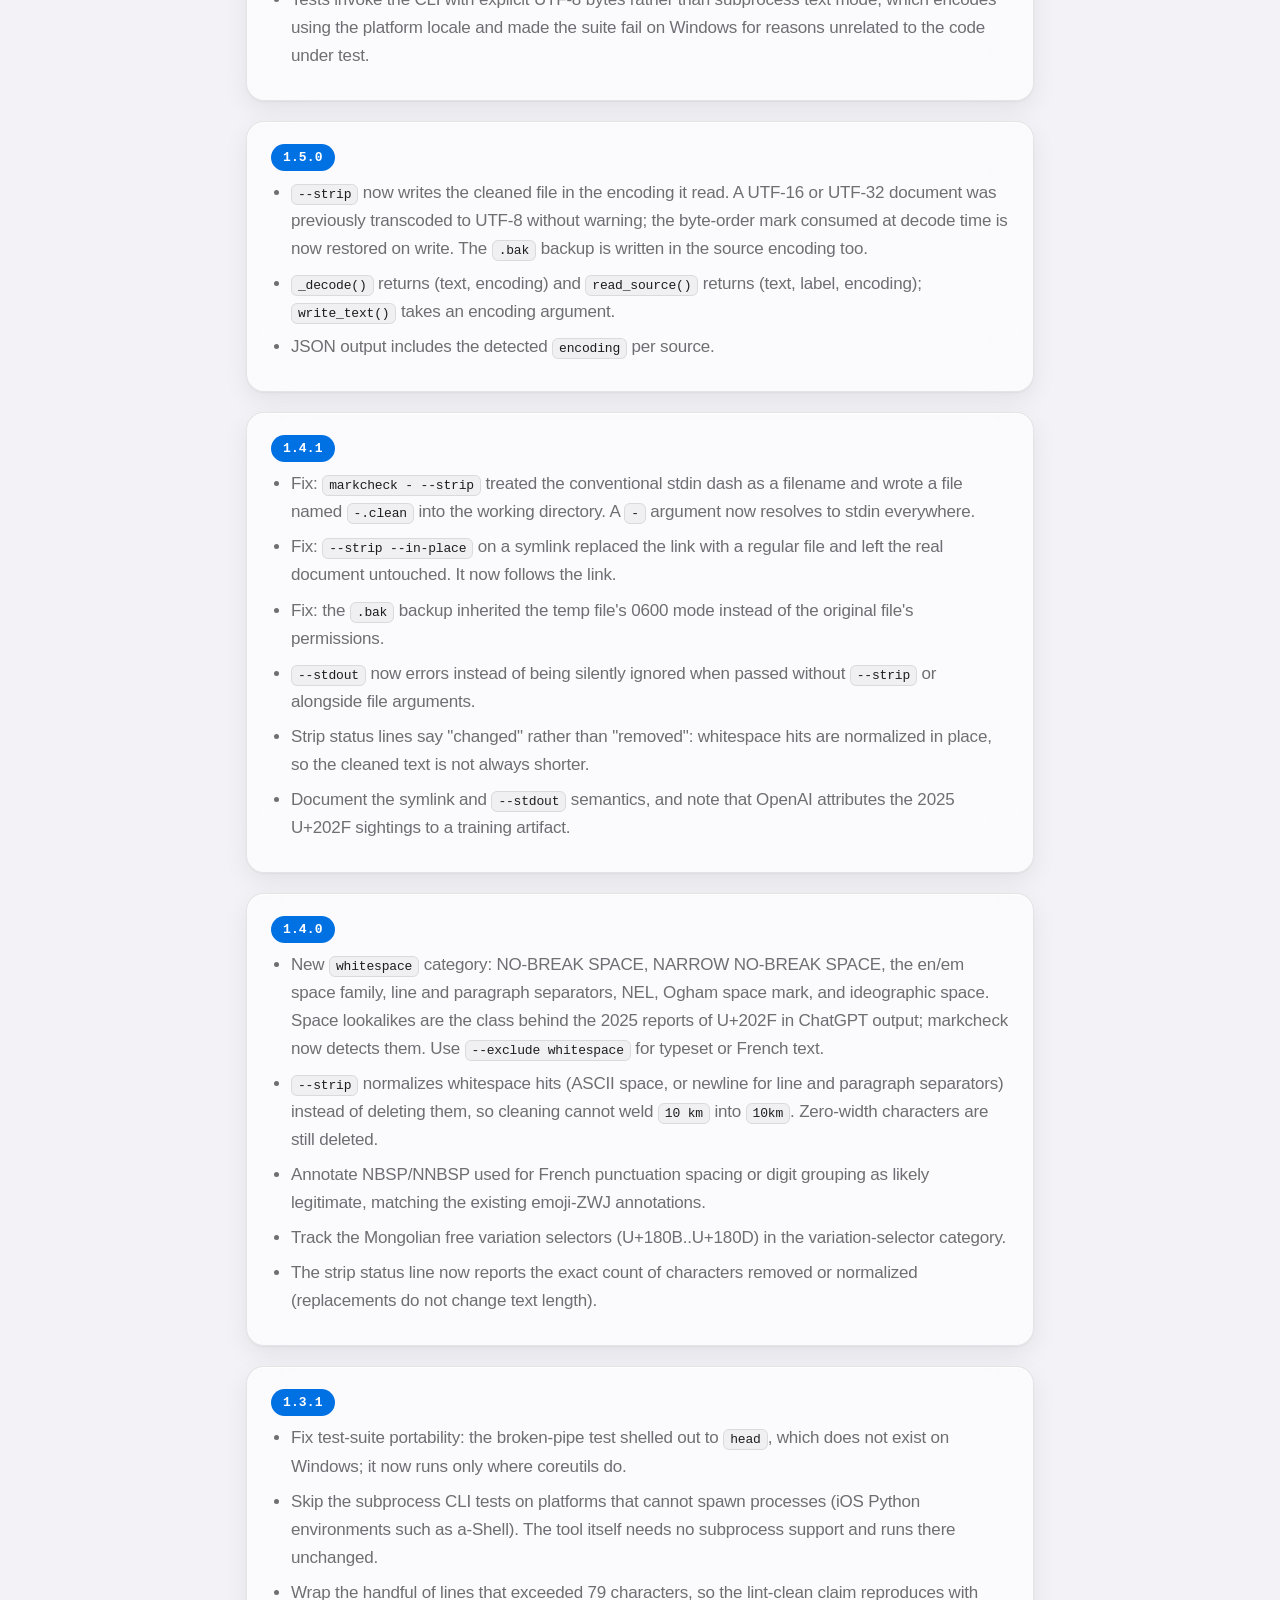
<file: web/changelog.html>
<!DOCTYPE html>
<html lang="en">
<head>
<meta charset="utf-8">
<meta name="viewport" content="width=device-width, initial-scale=1">
<meta http-equiv="Content-Security-Policy" content="default-src 'none';
  script-src 'unsafe-inline'; style-src 'unsafe-inline'; base-uri 'none';
  form-action 'none'; connect-src 'none'">
<meta name="referrer" content="no-referrer">
<meta name="color-scheme" content="light dark">
<title>markcheck - patch notes</title>
<meta name="description" content="Release history for markcheck, the hidden
Unicode character scanner.">
<link rel="canonical" href="https://markcheck.org/changelog.html">
<meta property="og:type" content="website">
<meta property="og:site_name" content="markcheck">
<meta property="og:url" content="https://markcheck.org/changelog.html">
<meta property="og:title" content="markcheck patch notes">
<meta property="og:description" content="Every release, what changed, and why.">
<meta property="og:image" content="https://markcheck.org/og.png">
<meta property="og:image:width" content="1200">
<meta property="og:image:height" content="630">
<meta property="og:image:alt" content="markcheck: find characters hiding in your text">
<meta name="twitter:card" content="summary_large_image">
<meta name="twitter:title" content="markcheck patch notes">
<meta name="twitter:description" content="Every release, what changed, and why.">
<meta name="twitter:image" content="https://markcheck.org/og.png">
<style>
  /* Design system for the about and changelog pages, injected by build_web.py.
     The scanner page is assembled separately and carries its own copy of the
     palette, so this file is not the single source for all three -- a claim an
     earlier version of this comment made and did not earn. The two palettes
     are held together by test_markcheck.TestPaletteParity, which fails if any
     token defined in both ever disagrees.

     Light is the base; dark overrides only the tokens. Both are reachable
     through [data-theme] so the manual switch wins in either direction,
     including against the operating system preference. */
  :root {
    --bg: #f2f2f7;
    --bg-tint-a: #d8e6ff;
    --bg-tint-b: #ffe4d6;
    --bg-tint-c: #e6dcff;
    --glass: rgba(255, 255, 255, 0.66);
    --glass-solid: #ffffff;
    --glass-strong: rgba(255, 255, 255, 0.82);
    --edge: rgba(0, 0, 0, 0.09);
    --edge-lit: rgba(255, 255, 255, 0.9);
    --ink: #1d1d1f;
    --dim: #6e6e73;
    --faint: rgba(0, 0, 0, 0.045);
    --accent: #0071e3;
    --ok: #1d8a4e;
    --info: #6e6e73;
    --low: #0a7ea4;
    --med: #b26a00;
    --high: #c9342b;
    --shadow: 0 1px 2px rgba(0,0,0,.05), 0 8px 24px rgba(0,0,0,.07);
    --radius: 18px;
    --radius-sm: 12px;
    --mono: ui-monospace, SFMono-Regular, "SF Mono", Menlo, Consolas, monospace;
    --sans: -apple-system, BlinkMacSystemFont, "SF Pro Text", "Segoe UI", Roboto,
            Helvetica, Arial, sans-serif;
    --spring: cubic-bezier(0.34, 1.56, 0.64, 1);
    --ease: cubic-bezier(0.22, 1, 0.36, 1);
  }
  @media (prefers-color-scheme: dark) {
    :root:not([data-theme="light"]) {
      --bg: #000000; --bg-tint-a: #0a2f6b; --bg-tint-b: #5c2a00;
      --bg-tint-c: #35206b; --glass: rgba(28, 28, 30, 0.62);
      --glass-solid: #1c1c1e; --glass-strong: rgba(38, 38, 41, 0.86);
      --edge: rgba(255, 255, 255, 0.11); --edge-lit: rgba(255, 255, 255, 0.14);
      --ink: #f5f5f7; --dim: #98989d; --faint: rgba(255, 255, 255, 0.06);
      --accent: #0a84ff; --ok: #30d158; --info: #98989d; --low: #64d2ff;
      --med: #ff9f0a; --high: #ff453a;
      --shadow: 0 1px 2px rgba(0,0,0,.4), 0 8px 24px rgba(0,0,0,.5);
    }
  }
  :root[data-theme="dark"] {
    --bg: #000000; --bg-tint-a: #0a2f6b; --bg-tint-b: #5c2a00;
    --bg-tint-c: #35206b; --glass: rgba(28, 28, 30, 0.62);
    --glass-solid: #1c1c1e; --glass-strong: rgba(38, 38, 41, 0.86);
    --edge: rgba(255, 255, 255, 0.11); --edge-lit: rgba(255, 255, 255, 0.14);
    --ink: #f5f5f7; --dim: #98989d; --faint: rgba(255, 255, 255, 0.06);
    --accent: #0a84ff; --ok: #30d158; --info: #98989d; --low: #64d2ff;
    --med: #ff9f0a; --high: #ff453a;
    --shadow: 0 1px 2px rgba(0,0,0,.4), 0 8px 24px rgba(0,0,0,.5);
  }

  * { box-sizing: border-box; }
  html { -webkit-text-size-adjust: 100%; scroll-padding-top: 76px;
         scroll-behavior: smooth; }
  body {
    margin: 0; background: var(--bg); color: var(--ink);
    font: 17px/1.65 var(--sans); letter-spacing: -0.011em;
    -webkit-font-smoothing: antialiased; min-height: 100vh; overflow-x: hidden;
  }

  .aura {
    position: fixed; inset: -20vmax; z-index: -1; pointer-events: none;
    filter: blur(90px); opacity: 0.5;
  }
  .aura i {
    position: absolute; display: block; border-radius: 50%;
    width: 46vmax; height: 46vmax;
  }
  .aura i:nth-child(1) { background: var(--bg-tint-a); top: 2%; left: 4%;
    animation: drift1 34s var(--ease) infinite alternate; }
  .aura i:nth-child(2) { background: var(--bg-tint-b); top: 26%; right: 2%;
    animation: drift2 42s var(--ease) infinite alternate; }
  .aura i:nth-child(3) { background: var(--bg-tint-c); bottom: 2%; left: 28%;
    animation: drift3 38s var(--ease) infinite alternate; }
  @keyframes drift1 { to { transform: translate3d(8vmax, 6vmax, 0) scale(1.15); } }
  @keyframes drift2 { to { transform: translate3d(-9vmax, 8vmax, 0) scale(1.1); } }
  @keyframes drift3 { to { transform: translate3d(6vmax, -7vmax, 0) scale(1.18); } }
  @keyframes rise { from { opacity: 0; transform: translateY(10px); } }

  /* Glass is applied to container surfaces only. A backdrop-filter per table
     row or preview span would be ruinous on a large document. */
  .glass {
    background: var(--glass);
    -webkit-backdrop-filter: blur(28px) saturate(180%);
    backdrop-filter: blur(28px) saturate(180%);
    border: 1px solid var(--edge); border-radius: var(--radius);
    box-shadow: var(--shadow), inset 0 1px 0 var(--edge-lit);
  }
  @supports not ((backdrop-filter: blur(1px)) or
                 (-webkit-backdrop-filter: blur(1px))) {
    .glass { background: var(--glass-solid); }
  }

  /* Scoped to the page header. A <nav> elsewhere in the document — the
     contents list on the about page, for one — must not inherit sticky
     positioning and a glass slab. */
  body > nav {
    position: sticky; top: 0; z-index: 50; display: flex; align-items: center;
    flex-wrap: wrap;
    gap: 10px; padding: 10px 16px; background: var(--glass-strong);
    -webkit-backdrop-filter: blur(28px) saturate(180%);
    backdrop-filter: blur(28px) saturate(180%);
    border-bottom: 1px solid var(--edge);
  }
  body > nav .wordmark {
    font-weight: 700; font-size: 17px; letter-spacing: -0.02em;
    display: flex; align-items: center; gap: 8px; margin-right: auto;
  }
  body > nav .dot {
    width: 10px; height: 10px; border-radius: 50%; background: var(--accent);
    box-shadow: 0 0 0 4px color-mix(in srgb, var(--accent) 18%, transparent);
  }
  body > nav a, .ghost {
    color: var(--ink); text-decoration: none; font-size: 14px; padding: 7px 12px;
    border-radius: 999px; border: 1px solid transparent; background: transparent;
    cursor: pointer; font-family: inherit;
    transition: background .25s var(--ease), transform .25s var(--spring);
  }
  body > nav a:hover, .ghost:hover { background: var(--faint); }
  body > nav a:active, .ghost:active { transform: scale(0.96); }
  :focus-visible { outline: 2px solid var(--accent); outline-offset: 2px; }

  main { max-width: 820px; margin: 0 auto; padding: 22px 16px 80px; }
  header.hero { text-align: center; padding: 26px 8px 14px; }
  header.hero h1 {
    font-size: clamp(32px, 6vw, 46px); margin: 0 0 10px;
    letter-spacing: -0.035em; font-weight: 700;
  }
  header.hero p { color: var(--dim); margin: 0 auto; max-width: 52ch; }

  footer {
    margin-top: 40px; padding-top: 20px; border-top: 1px solid var(--edge);
    color: var(--dim); font-size: 13.5px; text-align: center;
  }
  footer a { color: var(--accent); }

  @media (max-width: 560px) { main { padding: 16px 12px 64px; } }
  /* The header carries a wordmark, two links and the theme toggle, which at
     the narrowest phone width is wider than the viewport: the toggle hangs off
     the right edge and drags the page into a sideways scroll. Tightening the
     spacing buys back far more room than the few pixels needed, and drops no
     control the reader might want to reach.

     Tightening alone is not enough, which is why the rule above also wraps.
     Measured: tightened but unwrapped, this header still overflowed below
     roughly 260px, which page zoom on a small phone reaches easily. Wrapping
     has no such floor. */
  @media (max-width: 420px) {
    body > nav { gap: 4px; padding: 10px 8px; }
    body > nav a, body > nav .ghost { padding: 7px 8px; }
    body > nav .wordmark { font-size: 15px; }
  }

  /* Motion, transparency, and contrast are user preferences, not decoration
     we get to insist on. */
  @media (prefers-reduced-motion: reduce) {
    *, *::before, *::after {
      animation-duration: .001ms !important; animation-iteration-count: 1 !important;
      transition-duration: .001ms !important; scroll-behavior: auto !important;
    }
  }
  @media (prefers-reduced-transparency: reduce) {
    .glass, body > nav { background: var(--glass-solid);
      -webkit-backdrop-filter: none; backdrop-filter: none; }
    .aura { display: none; }
  }
  @media (prefers-contrast: more) {
    :root { --edge: currentColor; --dim: var(--ink); }
    .glass, body > nav { background: var(--glass-solid);
      -webkit-backdrop-filter: none; backdrop-filter: none; }
    .aura { display: none; }
  }
  .release { padding: 22px 24px; margin: 20px 0; animation: rise .5s var(--ease) both; }
  .release h2 { margin: 0 0 4px; font-size: 15px; }
  .ver {
    display: inline-block; font: 600 13px/1 var(--mono); padding: 7px 12px;
    border-radius: 999px; background: var(--accent); color: #fff;
    letter-spacing: 0.01em;
  }
  .tagline {
    font-size: 12px; text-transform: uppercase; letter-spacing: 0.06em;
    color: var(--dim); margin: 22px 0 8px; font-weight: 700;
  }
  .tagline.danger { color: var(--high); }
  .release p { margin: 10px 0; color: var(--dim); }
  .release ul { margin: 8px 0; padding-left: 20px; }
  .release li { margin: 7px 0; color: var(--dim); }
  .release strong { color: var(--ink); font-weight: 600; }
  code {
    font: 13px/1.4 var(--mono); padding: 2px 6px; border-radius: 6px;
    background: var(--faint); border: 1px solid var(--edge); color: var(--ink);
    /* Never split a flag across lines: "--min-severity" breaking after the
       first dash reads as a different option entirely. */
    white-space: nowrap;
  }
  .release li, .release p { overflow-wrap: break-word; }
  @media (max-width: 560px) {
    main { padding: 16px 12px 64px; }
    .release { padding: 18px 16px; }
    /* A phone is too narrow to hold the longest identifiers on one line, and
       an unbreakable span would push the whole document sideways. Legibility
       of a wrapped token beats a page that scrolls horizontally. */
    code { white-space: normal; overflow-wrap: anywhere; }
  }
</style>
</head>
<body>
<div class="aura" aria-hidden="true"><i></i><i></i><i></i></div>

<nav>
  <span class="wordmark"><span class="dot"></span>markcheck</span>
  <a href="index.html">Scanner</a>
  <a href="about.html">About</a>
  <button class="ghost" id="theme" aria-label="Switch colour theme"
    title="Switch colour theme">◐</button>
</nav>

<main>
  <header class="hero">
    <h1>Patch notes</h1>
    <p>Every release, what changed, and why.</p>
  </header>

<section class="card glass release"><h2><span class="ver">2.4.5</span></h2>
<h3 class="tagline">Fixed</h3>
<ul><li><strong>The scanner page's header overflowed below 320px</strong>, which 2.4.4 missed. It carries one item more than the other two pages and cleared a 320px phone by six pixels, failing at roughly 300px — a width any page zoom reaches. 2.4.4 fixed only <code>tools/shared.css</code>, which the scanner page does not read, so it never received that change. It now gets the same narrow-width treatment.</li><li><strong>All three headers now wrap rather than merely tightening.</strong> Tightening buys room but has a floor: measured, the tightened-but-unwrapped header still overflowed below roughly 260px. Wrapping has no floor, so no viewport width can push a control off the edge. Nothing is hidden; the row steps onto a second line instead.</li><li><strong>The about page's rows could not shrink.</strong> Every row there built as a flex container — the yes/no lines, the severity list, the contents nav — carried the default <code>min-width: auto</code> on its text, which refuses to shrink below the longest unbreakable run in it. <code>connect-src 'none'</code> is such a run, and it held those rows wider than a narrow viewport no matter what the header did. Letting the items shrink and long runs break fixes the cause instead of tightening something else to compensate.</li></ul>
<h3 class="tagline">Notes</h3>
<ul><li>Credit where due: this was raised in review on the 2.2.0 patch, and the part I had dismissed — that the scanner page shared the problem — was correct. I had measured a single viewport width and generalised from it.</li><li>Verified in both themes at 414, 390, 375, 360 and 320px, and every step down to 200px: no horizontal overflow on any of the three pages, at any width tested. Headers stay on one line at 320px and wrap below it.</li></ul>
</section>
<section class="card glass release"><h2><span class="ver">2.4.4</span></h2>
<h3 class="tagline">Fixed</h3>
<ul><li><strong>The about and changelog pages scrolled sideways on a narrow phone.</strong> Their header carries a wordmark, two links and the theme toggle, which at 320px is a few pixels wider than the screen — so the toggle hung off the right edge and dragged the whole page into a horizontal scroll. The scanner page escaped it only by accident, because it hides its command-palette button below 560px. The header now tightens its spacing at narrow widths, which reclaims far more than the few pixels needed without dropping any control.</li><li>Found by rendering all three pages at 320px rather than by reading the CSS; 2px and 3px offsets are not the kind of thing that shows up in a diff.</li></ul>
</section>
<section class="card glass release"><h2><span class="ver">2.4.3</span></h2>
<h3 class="tagline">Fixed</h3>
<ul><li><strong>2.4.2 could not deploy.</strong> Its <code>vercel.json</code> carried a <code>&quot;//&quot;</code> key holding an explanation of the redirect rule. JSON has no comments, and Vercel validates the file against a strict schema that rejects any property it does not recognise, so every deployment failed — preview and production alike. The live site was never broken; it kept serving the previous build, which meant the failure was invisible from the outside and the 2.4.2 fix never reached anyone.</li><li>The rationale now lives in <code>web/api/index.js</code>, next to the failure path that depends on it, where a comment is actually legal.</li></ul>
<h3 class="tagline">Added</h3>
<ul><li><code>TestDeploymentRoutes</code> now checks every route object against the set of properties Vercel accepts. The rest of the suite proved the routing was <em>correct</em> while the file it lived in would not parse — a deploy-time failure that no amount of behavioural testing could have caught.</li></ul>
</section>
<section class="card glass release"><h2><span class="ver">2.4.2</span></h2>
<h3 class="tagline">Fixed</h3>
<ul><li><strong>The visit counter vanished after navigating scanner to about and back.</strong> The about and changelog pages link to the scanner as a relative <code>index.html</code>, which is what keeps them navigable when the pages are opened from disk. On the deployed site that path was served straight off the filesystem, skipping the function that substitutes the count — so the placeholder arrived in the browser as an inert HTML comment and the counter simply was not there. <code>/index.html</code> now permanently redirects to <code>/</code>, which also matches the <code>og:url</code> and canonical tags, since those have always named <code>/</code> and never <code>/index.html</code>.</li><li>That redirect created a loop the fix had to close as well: the function's own failure path redirected to <code>/index.html</code>, which now comes back to <code>/</code> and lands in the function again. A missing bundle is a broken deploy rather than a runtime failure worth papering over, so it now answers directly with a small self-contained page pointing at the command line tool.</li></ul>
<h3 class="tagline">Added</h3>
<ul><li><code>TestDeploymentRoutes</code> reads <code>web/vercel.json</code> and checks that <code>/</code> still reaches the function, that <code>/index.html</code> permanently redirects to <code>/</code>, that the redirect is ordered ahead of the filesystem handler, and that the relative link the redirect exists for is still in the templates. Nothing else in the suite looked at the route table.</li><li><code>tools/check_api.js</code> now covers the missing-document path and asserts it sends no <code>Location</code> header at all.</li></ul>
</section>
<section class="card glass release"><h2><span class="ver">2.4.1</span></h2>
<h3 class="tagline">Changed</h3>
<ul><li><strong>The visit counter is redrawn as a 1950s tachometer.</strong> The first attempt was a neon dial that read as cheap against a page built on restraint. It is now a Smiths-style instrument: a vanilla face with a printed scale, subdivided minor marks, a polished bezel, a tapered red pointer with its counterweight tail, and a domed crystal throwing a highlight across the upper left. Each digit sits under its own glass dome, the way an odometer reads through a curved window.</li><li>The final decade of the scale is printed as a <strong>redline</strong>, so a millionth visit puts the needle into it. The scale itself is unchanged: still logarithmic, still one major mark per decade.</li><li>The dial colours are deliberately <strong>not themed</strong>. A physical instrument does not repaint itself when the room lights change, so the cream face is constant in light and dark and reads as an object set into the page rather than part of its chrome. Only the caption follows the theme, because it is printed on the page and not on the dial.</li><li>Minor marks sit at 8 degrees, five to a decade. Like the 40-degree major spacing, 8 divides 360 exactly, so the subdivision closes cleanly with no stray partial mark where the scale meets the gap.</li></ul>
<h3 class="tagline">Notes</h3>
<ul><li>The instrument tokens moved out of <code>tools/shared.css</code>, which the scanner page does not read, and into the page that actually uses them. The guard added in 2.4.0 now checks the base <code>:root</code> rather than every theme block, which is the correct invariant for a colour that is intentionally theme-invariant.</li></ul>
</section>
<section class="card glass release"><h2><span class="ver">2.4.0</span></h2>
<h3 class="tagline">Added</h3>
<ul><li><strong>The visit counter is now an instrument.</strong> It was the least considered element on a page otherwise built with care: a small grey pill. It is now a tachometer whose needle tracks the <strong>order of magnitude</strong> of the count rather than the count itself — one major tick per decade, six decades to full scale. A linear gauge would sit pinned at zero through the site's first few thousand visitors and pinned at full ever after; this one is legible at six visits and at a million, and never needs rescaling.</li><li>The dial geometry is chosen so the arithmetic is exact rather than approximately right: a 240 degree sweep across six decades is 40 degrees per decade, and 40 divides 360, so the tick bezel repeats cleanly the whole way round with no masking needed to hide stray marks in the gap at the bottom.</li><li>Digits sit in individual cells the way an odometer drum reads, with an electric-aqua glow and cap. The whole instrument is a single <code>role=&quot;img&quot;</code> carrying one sentence, so assistive technology is given a coherent statement instead of a gauge followed by loose digits.</li><li>The counter is still substituted into the document on the server. Nothing about it fetches anything, and <code>connect-src 'none'</code> is untouched.</li></ul>
<h3 class="tagline">Fixed</h3>
<ul><li><strong><code>--strip</code> produced wrong filenames for dotfiles and for names ending in a dot.</strong> <code>.env</code> became <code>.clean.env</code>, burying the original name, and <code>notes.</code> became <code>notes.clean.</code> — a filename Windows cannot represent at all, on a project that tests on Windows. A dot alone does not make an extension: a leading dot is part of the name, and a trailing dot leaves nothing after it. Both now fall back to appending the suffix. <code>.env</code> becomes <code>.env.clean</code>.</li><li>The command palette's input was labelled only by its placeholder and had no combobox semantics, so arrow-key selection moved the highlight visually while telling assistive technology nothing. It now carries a label, the combobox role, and an <code>aria-activedescendant</code> that tracks the selection. The &quot;no matching command&quot; row no longer claims to be a selectable option.</li><li>The deployment function substituted the count with a replacement <em>string</em>, which <code>String.replace</code> scans for <code>$&amp;</code> and friends. Nothing it emits contains a dollar sign, but that was a property of the current copy rather than a guarantee; it now uses a function replacement.</li></ul>
<h3 class="tagline">Notes</h3>
<ul><li><code>tools/shared.css</code> described itself as the single source of design tokens for all three pages. It is not: the scanner page is assembled by a different path and keeps its own palette. The comment has been corrected, and the two are now held together by a test that fails if any token defined in both disagrees, rather than by the discipline that had been holding them.</li><li>CI now syntax-checks the JavaScript. It had none: a parse error in the deployment function would have reached production and failed <em>silently</em> there, since that function is deliberately built to swallow its own errors.</li></ul>
</section>
<section class="card glass release"><h2><span class="ver">2.3.1</span></h2>
<h3 class="tagline">Changed</h3>
<ul><li><strong>The visitor counter is live.</strong> The code shipped in 2.2.1; what was missing was the storage behind it, which is now provisioned. The count is still resolved on the server and substituted into the document before it is sent, so the page continues to make zero network requests and <code>connect-src 'none'</code> is untouched.</li><li>The counter's credential is now a <strong>publishable</strong> key, and the environment variable is named <code>SUPABASE_KEY</code> rather than <code>SUPABASE_SERVICE_KEY</code> to say so honestly. The increment runs through a <code>SECURITY DEFINER</code> function, so the key needs no privilege beyond <code>EXECUTE</code> on that one function — it cannot read the table it increments. A service key would have granted the deployment full access to the database in order to add one to a number.</li><li>The key is sent on the <code>apikey</code> header alone. Publishable keys are not JWTs, so repeating one in <code>Authorization: Bearer</code> makes the gateway reject the call as a malformed token. That failure would have been invisible: the function swallows storage errors by design and serves the page with the counter hidden, which is indistinguishable from not being configured at all.</li><li>Stored data is unchanged and remains a single integer in a single row. The table has row level security enabled with no policies <strong>and</strong> the default API grants revoked, so it is unreachable through the API by either route.</li></ul>
<h3 class="tagline">Added</h3>
<ul><li><code>tools/check_api.js</code> now pins the request shape sent to storage — endpoint, method, and the presence of <code>apikey</code> with the absence of <code>Authorization</code>. Nothing else in the suite could catch that regression, because the function is built never to report one.</li></ul>
<h3 class="tagline">Security</h3>
<ul><li>The hosted copy now sends <code>Strict-Transport-Security</code>, joining the existing <code>Content-Security-Policy</code>, <code>X-Content-Type-Options</code>, <code>Referrer-Policy</code>, <code>Permissions-Policy</code>, and the cross-origin isolation headers. A first visit over plain HTTP could previously have been intercepted before the redirect.</li><li><code>.gitignore</code> now covers <code>.env</code> files. Nothing in this project reads one; the patterns exist so that a local file holding deployment credentials cannot be staged by accident.</li><li>Audited alongside this release, with results recorded rather than assumed: the escaping in front of every <code>innerHTML</code> in the scanner was tested against eight classes of injection payload — including attribute breaks on both quote styles and a payload wrapped in a bidirectional control — with none executing, none producing a DOM node, and no network request attempted under attack. This matters because the page's policy permits inline handlers, so an escaping miss would be script execution rather than a cosmetic bug.</li></ul>
</section>
<section class="card glass release"><h2><span class="ver">2.3.0</span></h2>
<h3 class="tagline">Added</h3>
<ul><li><strong>Social preview cards.</strong> A link to the site shared as a bare URL with no title, summary, or image. All three pages now carry Open Graph and Twitter metadata plus a canonical URL, and <code>web/og.png</code> is the card: a lit glass panel over a coloured aura, carrying the headline and a line of ordinary prose with two invisible characters caught in the act — a narrow no-break space and a zero-width space, flagged mid-sentence where they actually hide. Composed to survive being viewed at a third of its size in a feed.</li><li>The card is authored in HTML and CSS (<code>tools/og.template.html</code>) and rendered to a PNG at build time by <code>tools/build_og.js</code>, using the browser this repository already drives for verification. Vercel's <code>@vercel/og</code> was the obvious alternative and was rejected deliberately: it generates images per request, which earns its keep when card content varies per URL. Three static pages whose cards never change would gain a dependency, a <code>node_modules</code>, and a cold start per crawler hit to produce the same image forever — and put a supply chain inside a tool whose about page claims it has none.</li><li>The canonical host now lives in exactly one place, <code>build_web.SITE_URL</code>. The pages remain otherwise host-agnostic and every internal link stays relative.</li></ul>
<h3 class="tagline">Notes</h3>
<ul><li><code>web/og.png</code> is the one generated file CI cannot rebuild, because the runners have no browser. It is therefore not diff-gated and is regenerated on demand when the card design changes. A deliberate exception to this project's generate-and-gate rule, recorded here rather than left to be discovered.</li><li>The card carries its own copy of the palette, since it renders standalone with no cascade from the site. <code>build_og.js</code> fails the build if those colours drift from <code>tools/shared.css</code>.</li><li>Verified in a real browser: adding <code>og:image</code> does not cause the page to fetch anything. Crawlers read the tag and fetch the image server-side, so the <code>connect-src 'none'</code> guarantee is untouched and the no-network assertion still passes on all three pages.</li></ul>
</section>
<section class="card glass release"><h2><span class="ver">2.2.1</span></h2>
<p>No behaviour changes. Two claims this project makes about itself were resting on my word rather than on a check, so they are now checked.</p>
<h3 class="tagline">Verification</h3>
<ul><li><strong>The frozen Unicode table is verified against the property's own definition.</strong> <code>DEFAULT_IGNORABLE</code> was transcribed from DerivedCoreProperties.txt, and a transcription is exactly the kind of thing that is quietly wrong. A test now rebuilds the set from the derivation UAX #44 publishes — Other_Default_Ignorable_Code_Point + Cf + Variation_Selector, minus White_Space, the interlinear annotation characters, the Egyptian hieroglyph format controls, and the prepended concatenation marks — and asserts the two agree exactly. <code>Cf</code> and <code>White_Space</code> come from the interpreter, so the two sides share no data and agreement means something. They match on all 4,174 code points. A future Unicode release that adds a format character none of the exclusions cover will now fail the test rather than drift silently.</li><li><strong>The deployment function is tested in every storage state.</strong> <code>web/api/index.js</code> only ever runs on Vercel, which made it the one piece nobody would see fail until it was live. <code>tools/check_api.js</code> now drives it directly: the count is injected when storage answers, and the page is still served with the counter hidden when storage is unconfigured, returns an error, throws, or answers with something that is not a number. A source check asserts the function never reads <code>req.headers</code>, <code>x-forwarded-for</code>, <code>remoteAddress</code>, or the user agent, so the promise that no visitor metadata is collected is enforced rather than merely documented. Wired into CI.</li></ul>
<p>Still unproven, and stated plainly: Vercel's <code>/</code> → <code>/api/index</code> rewrite cannot be exercised without a deployment. The function's behaviour is covered; the platform wiring is not.</p>
</section>
<section class="card glass release"><h2><span class="ver">2.2.0</span></h2>
<p>Adds an &quot;About this tool&quot; page. No scanner changes: the engine, the CLI, and the parity suite are untouched.</p>
<h3 class="tagline">Added</h3>
<ul><li><strong><code>web/about.html</code></strong> — what markcheck is, what happens to your text, what it deliberately cannot do, how to use it, how to read the severity ratings, the command line tool, and why you can verify the privacy claim rather than take it on trust. Generated like the other pages and gated in CI.</li><li>The privacy section is the point of it: it explains that <code>connect-src 'none'</code> is <em>enforced by the browser rather than promised by us</em>, is explicit that the visit counter stores a single integer and no IP address, user agent, or per-visitor record, and invites the reader to confirm all of it in their own network tab or with the wifi off.</li><li>A contents strip that jumps to each section, and cross-links between the three pages.</li></ul>
<h3 class="tagline">Changed</h3>
<ul><li>The design tokens, glass, header, hero, footer, and the reduced-motion, reduced-transparency, and increased-contrast rules now live in <code>tools/shared.css</code> and are substituted into the generated pages at build time, instead of being copy-pasted per template. The scanner page keeps its own stylesheet deliberately: it has diverged for real reasons (severity colours, glass tuned around an 8,000-node preview) and the parity harness slices the engine out of that file by string offsets, so deduplicating it would risk the shipped scanner to save repetition in a generated file.</li></ul>
<h3 class="tagline">Fixed</h3>
<ul><li>The contents strip on the about page is a <code>&lt;nav&gt;</code>, so it inherited the sticky glass header treatment and rendered as a grey slab across the page. The header rules are now scoped to <code>body &gt; nav</code>. Caught by looking at a screenshot; the automated checks passed straight over it.</li></ul>
<h3 class="tagline">Tests</h3>
<ul><li>A leak guard across all three generated pages: no email address, no outbound URL other than the public repository, and no commit trailer. It matches on what a leak actually looks like rather than on substrings, since CSS is full of <code>@media</code> and every page carries an <code>http-equiv</code> meta tag.</li><li>A check that no page ships an unsubstituted template marker.</li><li>The browser pass now covers the about page in both themes and on a phone, asserting every contents link resolves to a real section.</li></ul>
</section>
<section class="card glass release"><h2><span class="ver">2.1.0</span></h2>
<p>A visual and functional overhaul of the browser build. The scanner engine is untouched — the Python/JavaScript parity suite passes unchanged — so this is presentation, ergonomics, and deployment only.</p>
<h3 class="tagline">Added</h3>
<ul><li><strong>Redesigned interface.</strong> A translucent, layered treatment with an adaptive light and dark palette, a manual theme switch that overrides the system setting, and restrained motion: spring-eased controls, a staggered result reveal, and a counting verdict figure.</li><li><strong>Severity, surfaced.</strong> The 2.0.0 severity model is now visible in the browser: colour-coded chips, a proportional severity bar, and a <strong>Suspicious only</strong> switch that applies the same <code>--min-severity medium</code> scope as the CLI, so a conservative clean will not break emoji sequences.</li><li><strong>Drag and drop a text file</strong> onto the page, or pick one. Read locally with FileReader; the file never leaves the machine.</li><li><strong>Command palette</strong> on <code>⌘K</code> / <code>Ctrl-K</code>, plus <code>⌘↵</code> to scan and <code>Esc</code> to clear.</li><li><strong>Before / after view</strong> comparing the original with the cleaned text.</li><li><strong>Export report</strong> writes the findings to JSON locally, via a Blob. No upload.</li><li><strong>Patch notes page</strong> at <code>web/changelog.html</code>, generated from <code>CHANGELOG.md</code> by <code>tools/build_web.py</code> and gated in CI like the rest of the web build. It is generated from that file alone, never from git history, whose commit trailers carry addresses and session URLs that do not belong on a public page. A test asserts the rendered page contains no address, URL, or commit trailer.</li><li><strong>Visitor counter, counted on the server.</strong> <code>web/api/index.js</code> substitutes the count into the HTML before it is sent, so the browser makes no extra request and <code>connect-src 'none'</code> still holds. A single integer is stored: no IP address, user agent, per-visitor row, or timestamp. If the datastore is unconfigured or unreachable the page is served exactly as normal with the counter absent, so it can never take the site down.</li></ul>
<h3 class="tagline">Fixed</h3>
<ul><li><strong>The browser build was not reproducible across Python versions.</strong> The digit table added in 2.0.0 was derived by asking the running interpreter which code points <code>str.isdigit()</code> accepts, and that set grows with each Unicode release: a machine on Unicode 15.0 emitted two ranges (Kawi and Nag Mundari digits) that a machine on 14.0 did not, so the committed page depended on who built it and the CI staleness gate failed. The table is now frozen at the pinned Unicode version alongside the default-ignorable data, and <code>_note</code> reads from it rather than from <code>str.isdigit()</code>, so the CLI and the browser agree on every interpreter. A test asserts the frozen table is never behind the running Python.</li><li><strong>The security headers the meta CSP cannot carry are now sent for real.</strong> <code>web/vercel.json</code> sets <code>Content-Security-Policy: frame-ancestors 'none'</code>, which is ignored in a <code>&lt;meta&gt;</code> element and was therefore providing no clickjacking protection at all on the hosted copy, plus <code>X-Content-Type-Options</code>, <code>Referrer-Policy</code>, <code>Permissions-Policy</code>, and the cross-origin isolation headers. This closes the last audit finding that could only be fixed at the deployment layer.</li><li><strong>Keyboard focus was invisible on the new switches.</strong> Their real checkbox is visually hidden, so the focus ring was being drawn on an element nobody could see. Found by an automated browser pass, not by eye.</li><li><strong>Content could scroll underneath the sticky header</strong> and become unclickable; the document now reserves scroll padding for it.</li><li>Browser copy said &quot;five categories&quot; where the implementation has six, and still stated a vendor watermark attribution as settled fact. Both were corrected in the README in 2.0.0 but missed in the page itself.</li></ul>
<h3 class="tagline">Changed</h3>
<ul><li>The CI staleness gate now diffs the whole <code>web/</code> directory rather than <code>index.html</code> alone, so a stale generated patch-notes page fails the build.</li></ul>
</section>
<section class="card glass release"><h2><span class="ver">2.0.0</span></h2>
<p>Completes the external engineering audit backlog: the remaining product, forensic, and polish items on top of the 1.7.0 hardening pass. Major version because two behaviours changed in ways a script could notice; see Migration.</p>
<h3 class="tagline">Added</h3>
<ul><li><strong>Severity model.</strong> Every hit is now rated <code>info</code>, <code>low</code>, <code>medium</code>, or <code>high</code>. Annotated likely-legitimate uses (BOM at file start, emoji ZWJ, presentation selectors, French spacing, digit grouping) are <code>info</code>; bidi embeddings/overrides/isolates and the Tags block are <code>high</code>. New <code>--min-severity LEVEL</code> and <code>--suspicious-only</code> (shorthand for <code>--min-severity medium</code>). The filter narrows <em>scope</em>, not just display: the exit code and <code>--strip</code> follow it, so <code>--suspicious-only --strip</code> is a conservative cleanup that will not break emoji sequences. JSON gains a <code>severity</code> field per hit and a top-level <code>min_severity</code>, both additive.</li><li><strong>Forensic mode.</strong> <code>--include-default-ignorables</code> enables a seventh, opt-in <code>default-ignorable</code> category covering every remaining Unicode <code>Default_Ignorable_Code_Point</code>, including reserved ranges. Off by default so the curated taxonomy keeps its signal-to-noise ratio.</li><li><strong>Specification oracle.</strong> A frozen <code>Default_Ignorable_Code_Point</code> table (pinned Unicode version, independent of the running interpreter) is now the reference the curated taxonomy is tested against. Parity proves Python and JavaScript agree; it cannot prove the shared taxonomy is complete, which is how U+180F stayed missing. A conformance test now asserts the exact set of documented gaps, so a future omission fails a test instead of passing silently.</li><li><code>--force</code> to overwrite an existing <code>FILE.clean.EXT</code>.</li><li><code>tools/benchmark.py</code>, a non-gating harness reporting wall-clock and peak memory across ordinary, newline-dense, mostly-hidden, and mixed-Unicode corpora.</li><li>A man page and bash/zsh completions, generated from the argparse parser by <code>tools/build_docs.py</code> and diff-gated in CI, so a new flag cannot ship with stale docs.</li></ul>
<h3 class="tagline">Fixed</h3>
<ul><li><strong>U+180F was named inconsistently across Python versions.</strong> Its name was resolved through <code>unicodedata</code>, but the code point was added in Unicode 14.0, so on Python 3.9/3.10 (which bundle Unicode 13.0) the lookup missed and fell back to a generic label while the generated browser build reported the real name. The Mongolian free variation selectors are now named from an explicit table. Introduced in 1.7.0.</li><li><strong>Browser and CLI advisory notes could disagree on digits.</strong> The browser approximated Python's <code>str.isdigit()</code> with the <code>Nd</code>/<code>No</code> Unicode categories, which is wrong in both directions: U+00BC is <code>No</code> but not a digit, and 128 digits are outside <code>Nd</code>. An exact range table is now generated from CPython, and the parity suite covers the edge cases.</li><li>Backup creation no longer has a check-then-write race: the <code>.bak</code> name is claimed with an atomic exclusive create, so two concurrent runs cannot both conclude no backup exists.</li><li>Atomic writes now fsync the containing directory, so the rename itself is durable and not just the file contents.</li><li><code>--in-place</code> on stdin, a repeated <code>-</code> source, <code>--force</code> without <code>--strip</code>, and <code>--suspicious-only</code> combined with <code>--min-severity</code> are now rejected with a clear message instead of being silently ignored or ambiguous.</li><li>The browser page no longer lists <code>frame-ancestors</code> in its meta CSP. The spec ignores that directive when the policy is delivered in a <code>&lt;meta&gt;</code> element, so listing it implied a clickjacking protection that never existed. It is now documented as an HTTP response header instead. <code>connect-src 'none'</code>, which is what backs the privacy claim, is unchanged and remains effective.</li></ul>
<h3 class="tagline danger">Changed (breaking)</h3>
<ul><li><strong><code>--strip</code> no longer silently overwrites an existing <code>FILE.clean.EXT</code>.</strong> It refuses with exit code 2. This matches the existing <code>.bak</code> behaviour, where refusing to clobber is already the rule. <em>Migration</em>: pass <code>--force</code> to restore the old overwrite behaviour.</li><li><strong>A closed pipe is no longer reported as success.</strong> <code>BrokenPipeError</code> used to be caught and turned into exit 0, so <code>markcheck f.md | head</code> claimed success even when hidden characters were found. On POSIX, markcheck now uses default SIGPIPE handling and terminates with the conventional 141; on Windows, the fallback path returns 2 rather than 0. <em>Migration</em>: a pipeline that relied on exit 0 from a truncated run should check for 141, or avoid closing the pipe early.</li></ul>
<h3 class="tagline">Documentation</h3>
<ul><li>Performance claims are now backed by <code>tools/benchmark.py</code> and stated honestly: ~3.4x input size in peak memory for ordinary prose with sparse hits, but that is not a bound — pathological hidden-heavy input reaches ~140x uncapped, and <code>--max-hits</code> is what bounds the worst case. Throughput is hardware-dependent and quoted as a measured range.</li><li>Vendor attribution wording softened: markcheck no longer restates any vendor's explanation of a watermark or training artifact as settled fact, and points readers to first-party sources.</li><li>Documented the metadata boundary of atomic replacement (permission bits are preserved; ownership, timestamps, ACLs, and xattrs are not).</li></ul>
</section>
<section class="card glass release"><h2><span class="ver">1.7.0</span></h2>
<p>Hardening release from an external engineering audit. No redesign; the architecture, scope, and zero-dependency model are unchanged. Fixes several reproducible output-contract, encoding, resource, and Unicode-coverage defects.</p>
<ul><li><strong>Output contract.</strong> <code>--strip --stdout</code> now writes the cleaned document to stdout and <em>only</em> that; the human report goes to stderr. Previously the report was printed to stdout first, so <code>... --strip --stdout &gt; clean.txt</code> captured the report plus the cleaned text. Redirecting stdout now yields the cleaned bytes exactly. New tests assert exact stdout equality, not just substring containment.</li><li><strong>Output contract.</strong> <code>--json</code> and <code>--stdout</code> are now rejected as mutually exclusive. The combination wrote cleaned text and then a JSON payload to the same stream, producing output that was neither valid JSON nor a clean document.</li><li><strong>Encoding fidelity.</strong> UTF-16/UTF-32 byte order is now preserved exactly. The decoder records the precise byte order (<code>utf-16-le</code>/<code>-be</code>, <code>utf-32-le</code>/<code>-be</code>) instead of the generic family, so re-encoding no longer flips a big-endian document to the platform's native little-endian on the way out.</li><li><strong>Backup fidelity.</strong> With <code>--in-place</code>, the <code>.bak</code> backup is now a byte-for-byte copy of the original file rather than a re-encode of the decoded text, so it is a faithful image regardless of source encoding.</li><li><strong>Error status.</strong> A refused write — declining to overwrite an existing <code>.bak</code> — now exits with code 2 instead of leaving the exit code based only on whether hidden characters were found. A script can now tell the requested cleanup did not happen.</li><li><strong>Resource safety.</strong> <code>scan()</code> now tracks line and column incrementally instead of building a list of every newline offset and binary-searching it. On newline-heavy input the old list of Python integers could consume many times the input size before any hit was stored; the streaming pass removes that amplification and simplifies the code.</li><li><strong>Resource safety.</strong> <code>--max-bytes</code> is now enforced at the actual read boundary for files (read at most <code>max_bytes + 1</code>), not only via a <code>getsize()</code> precheck that a growing file or a special file could defeat.</li><li><strong>Unicode coverage.</strong> U+180F MONGOLIAN FREE VARIATION SELECTOR FOUR is now detected. It is an invisible variation selector in the stated threat class and was previously missed by both the Python and the browser builds.</li><li><strong>Browser resource safety.</strong> The browser scan now caps stored hit records (mirroring the Python <code>total</code>/stored/<code>capped</code> model) so a very large paste that is mostly hidden characters cannot grow an unbounded array in the tab. The reported total stays exact.</li><li>Docs: corrected the category count (six, not five), documented the byte-order and byte-for-byte backup guarantees.</li><li>Tests: added exact-equality output-contract tests, explicit BE/LE encoding fixtures, an FVS4 detection test, a bounded-read test, and replaced bare file <code>open()</code> calls with context managers.</li></ul>
</section>
<section class="card glass release"><h2><span class="ver">1.6.0</span></h2>
<ul><li>Fix a false annotation: a NO-BREAK SPACE or NARROW NO-BREAK SPACE at the end of the text was labeled &quot;French-style punctuation spacing (likely legitimate)&quot;. An empty string is a substring of every string in Python, so the membership test matched when there was no following character at all. A trailing hidden space is exactly where a watermark would sit, so this annotation was actively misleading. Found by differential testing against the new browser build.</li><li>Add a browser version at <code>web/index.html</code>. Paste text, see what is hiding in it. Runs entirely client side; no text is uploaded, stored, or logged.</li><li>Add <code>tools/build_web.py</code>, which generates the browser build from markcheck.py so the two cannot drift, and <code>tools/check_parity.py</code>, which proves across 1519 cases that the JavaScript reports the identical hits, positions, names, notes, and stripped output as the Python.</li><li>CI now runs the parity check and fails if the committed web build is stale.</li><li>Expand packaging metadata (authors, classifiers, changelog URL) and add a .gitignore.</li><li>README: quickstart above the fold, and install paths that do not require cloning first.</li><li>Browser build polish: a Content-Security-Policy that enforces the privacy claim technically (<code>connect-src 'none'</code> means the page cannot phone home even if it wanted to), a no-referrer policy, a noscript message, an aria-live results region, and a horizontally scrolling results table on narrow screens.</li><li>Browser build performance: the inline preview is capped at 8,000 characters and typing is debounced, so a large document no longer rebuilds the whole DOM on every keystroke. Counts and the results table still describe the entire text, and the truncation is stated on screen. A pathological input of 30,000 hidden characters used to generate roughly 900 KB of markup; it now generates 8 KB.</li></ul>
</section>
<section class="card glass release"><h2><span class="ver">1.5.1</span></h2>
<ul><li>Fix three Windows failures found by the CI matrix. A console using a locale codec such as cp1252 cannot encode most of Unicode, so <code>--strip --stdout</code> raised UnicodeEncodeError on ordinary non-Latin-1 text, and a filename outside the console codec crashed the report. Cleaned text is now written as bytes in the source encoding, and stdout/stderr use backslashreplace so undisplayable characters degrade instead of aborting the run. The binary write falls back to a text write when stdout has no binary layer, as under redirect_stdout or in a notebook.</li><li>Tests invoke the CLI with explicit UTF-8 bytes rather than subprocess text mode, which encodes using the platform locale and made the suite fail on Windows for reasons unrelated to the code under test.</li></ul>
</section>
<section class="card glass release"><h2><span class="ver">1.5.0</span></h2>
<ul><li><code>--strip</code> now writes the cleaned file in the encoding it read. A UTF-16 or UTF-32 document was previously transcoded to UTF-8 without warning; the byte-order mark consumed at decode time is now restored on write. The <code>.bak</code> backup is written in the source encoding too.</li><li><code>_decode()</code> returns (text, encoding) and <code>read_source()</code> returns (text, label, encoding); <code>write_text()</code> takes an encoding argument.</li><li>JSON output includes the detected <code>encoding</code> per source.</li></ul>
</section>
<section class="card glass release"><h2><span class="ver">1.4.1</span></h2>
<ul><li>Fix: <code>markcheck - --strip</code> treated the conventional stdin dash as a filename and wrote a file named <code>-.clean</code> into the working directory. A <code>-</code> argument now resolves to stdin everywhere.</li><li>Fix: <code>--strip --in-place</code> on a symlink replaced the link with a regular file and left the real document untouched. It now follows the link.</li><li>Fix: the <code>.bak</code> backup inherited the temp file's 0600 mode instead of the original file's permissions.</li><li><code>--stdout</code> now errors instead of being silently ignored when passed without <code>--strip</code> or alongside file arguments.</li><li>Strip status lines say &quot;changed&quot; rather than &quot;removed&quot;: whitespace hits are normalized in place, so the cleaned text is not always shorter.</li><li>Document the symlink and <code>--stdout</code> semantics, and note that OpenAI attributes the 2025 U+202F sightings to a training artifact.</li></ul>
</section>
<section class="card glass release"><h2><span class="ver">1.4.0</span></h2>
<ul><li>New <code>whitespace</code> category: NO-BREAK SPACE, NARROW NO-BREAK SPACE, the en/em space family, line and paragraph separators, NEL, Ogham space mark, and ideographic space. Space lookalikes are the class behind the 2025 reports of U+202F in ChatGPT output; markcheck now detects them. Use <code>--exclude whitespace</code> for typeset or French text.</li><li><code>--strip</code> normalizes whitespace hits (ASCII space, or newline for line and paragraph separators) instead of deleting them, so cleaning cannot weld <code>10 km</code> into <code>10km</code>. Zero-width characters are still deleted.</li><li>Annotate NBSP/NNBSP used for French punctuation spacing or digit grouping as likely legitimate, matching the existing emoji-ZWJ annotations.</li><li>Track the Mongolian free variation selectors (U+180B..U+180D) in the variation-selector category.</li><li>The strip status line now reports the exact count of characters removed or normalized (replacements do not change text length).</li></ul>
</section>
<section class="card glass release"><h2><span class="ver">1.3.1</span></h2>
<ul><li>Fix test-suite portability: the broken-pipe test shelled out to <code>head</code>, which does not exist on Windows; it now runs only where coreutils do.</li><li>Skip the subprocess CLI tests on platforms that cannot spawn processes (iOS Python environments such as a-Shell). The tool itself needs no subprocess support and runs there unchanged.</li><li>Wrap the handful of lines that exceeded 79 characters, so the lint-clean claim reproduces with stock pyflakes and pycodestyle settings.</li><li>Add the GitHub Actions workflow the README badge points to: unittest plus lint across Linux, macOS, and Windows on Python 3.9 to 3.13.</li></ul>
</section>
<section class="card glass release"><h2><span class="ver">1.3.0</span></h2>
<ul><li>Add <code>--max-bytes</code> (default 100 MB): refuse oversized inputs before reading them into memory. Pass 0 to disable.</li><li>Add <code>--max-hits</code> (default 200,000): cap stored hit records so a file that is mostly hidden characters cannot exhaust RAM. The reported total stays exact even when the per-location list is capped.</li><li><code>scan()</code> now returns a ScanResult(hits, total, capped) namedtuple.</li></ul>
</section>
<section class="card glass release"><h2><span class="ver">1.2.0</span></h2>
<ul><li>Annotate VS15/VS16 variation selectors following an emoji base as likely legitimate, cutting false-alarm noise on ordinary emoji text.</li><li><code>--strip --in-place</code> now preserves the original file's permission bits (a 0600 file stays 0600 instead of widening to 0644).</li><li>Atomic writes use a unique temp file and fsync before rename (durable, no fixed-name collision between concurrent runs).</li><li>Accept <code>-</code> as an explicit stdin argument; clamp <code>--show</code> to non-negative.</li><li>Lint clean under pyflakes and pycodestyle.</li></ul>
</section>
<section class="card glass release"><h2><span class="ver">1.1.0</span></h2>
<ul><li>Graceful encoding handling: detect UTF-16/UTF-32 by BOM; refuse to guess a legacy 8-bit codec instead of crashing on non-UTF-8 input.</li><li>Preserve and report a UTF-8 byte-order mark instead of silently dropping it.</li><li><code>--strip --in-place</code> now writes a <code>.bak</code> backup by default and refuses to overwrite an existing backup; added <code>--no-backup</code>. All writes are atomic.</li><li>Clear errors (exit 2) for directories and unreadable files; no tracebacks.</li><li>Expanded tests: real subprocess CLI coverage, encoding cases, strip-safety, and randomized round-trip fuzzers. Added CI across OSes and Python 3.9-3.13.</li></ul>
</section>
<section class="card glass release"><h2><span class="ver">1.0.0</span></h2>
<ul><li>Initial release: categorized hidden-character scanner with strip, JSON, category filters, stdin, and exit codes.</li></ul>
</section>

  <footer>
    markcheck 2.4.5 &middot; MIT licensed &middot;
    <a href="https://github.com/MavProDev/markcheck" rel="noopener noreferrer">source
    on GitHub</a><br>
    Generated from CHANGELOG.md at build time; never edited by hand.
  </footer>
</main>

<script>
// Mirrors the scanner page so the choice carries across both.
const saved = (function () {
  try { return localStorage.getItem("markcheck-theme"); } catch (e) { return null; }
})();
if (saved) { document.documentElement.setAttribute("data-theme", saved); }
document.getElementById("theme").addEventListener("click", function () {
  const dark = window.matchMedia("(prefers-color-scheme: dark)").matches;
  const current = document.documentElement.getAttribute("data-theme") ||
    (dark ? "dark" : "light");
  const next = current === "dark" ? "light" : "dark";
  document.documentElement.setAttribute("data-theme", next);
  try { localStorage.setItem("markcheck-theme", next); } catch (e) { /* private */ }
});
</script>
</body>
</html>
</file>
